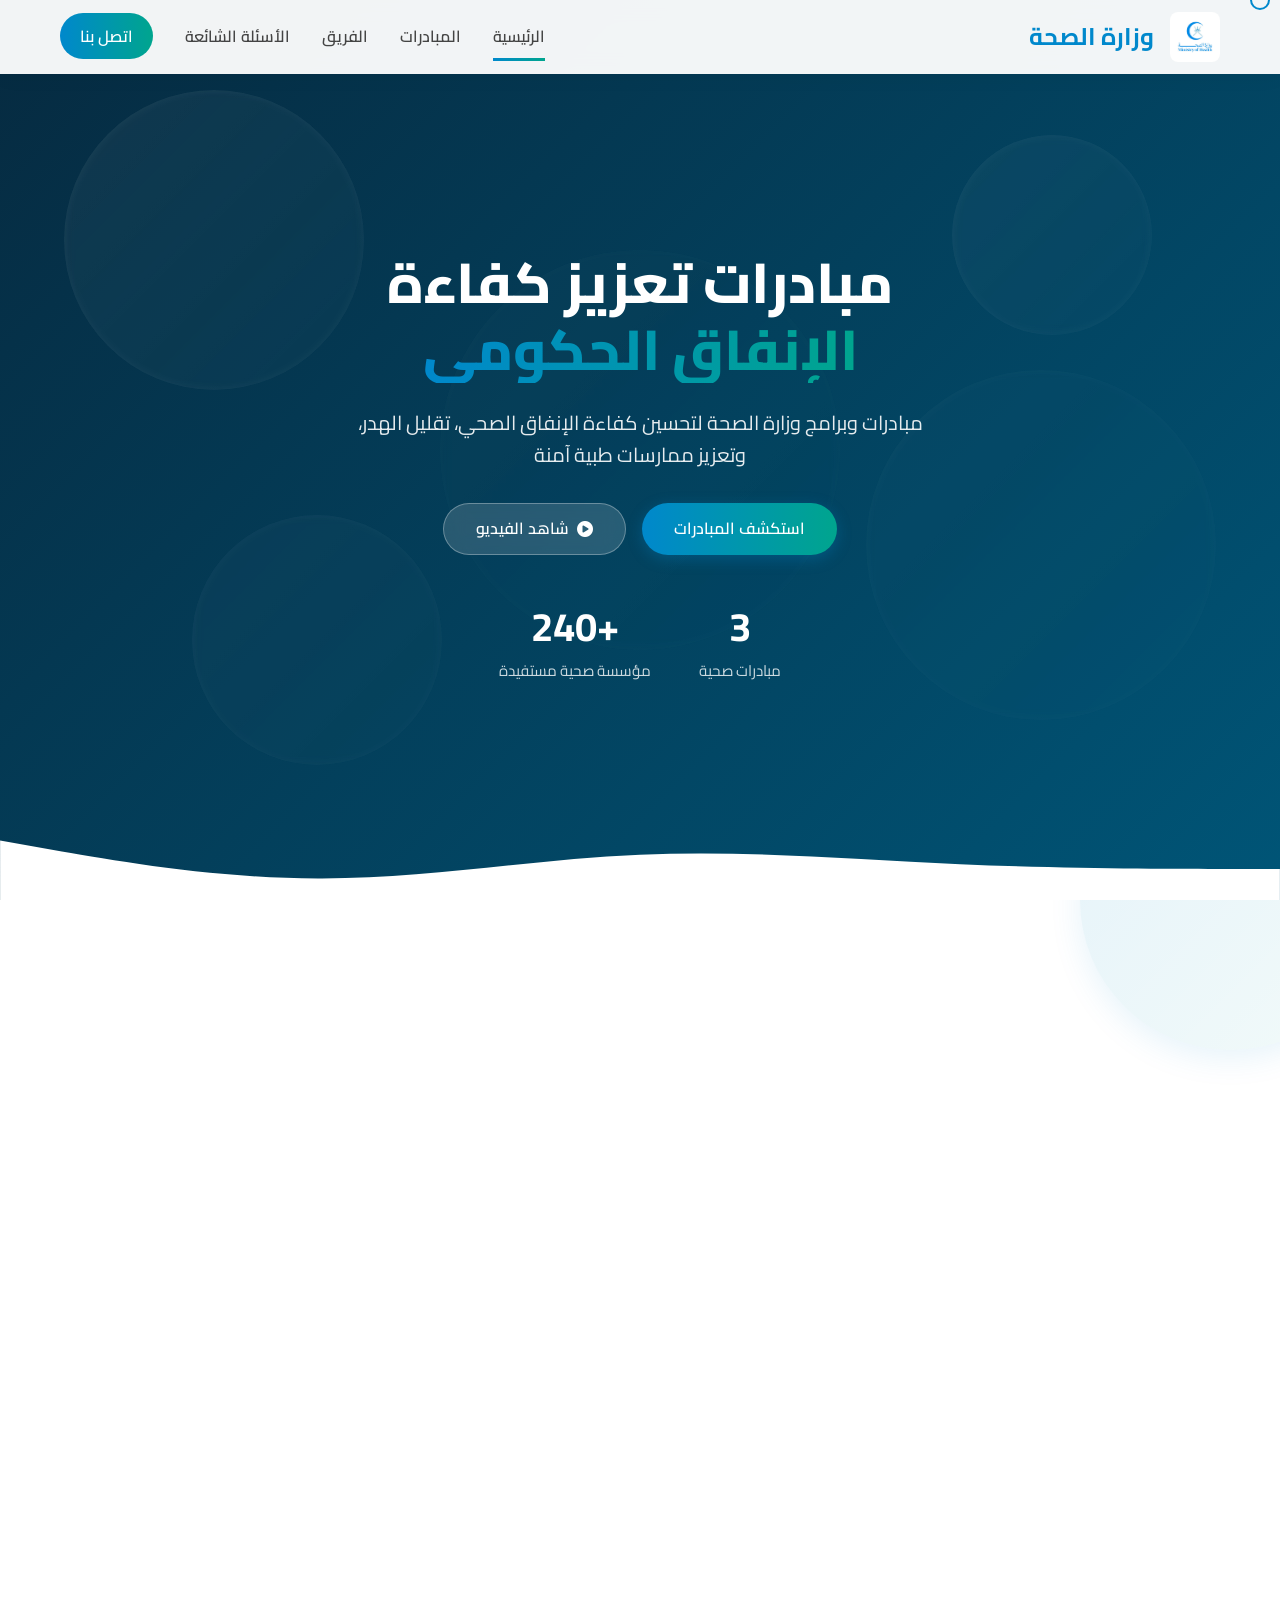
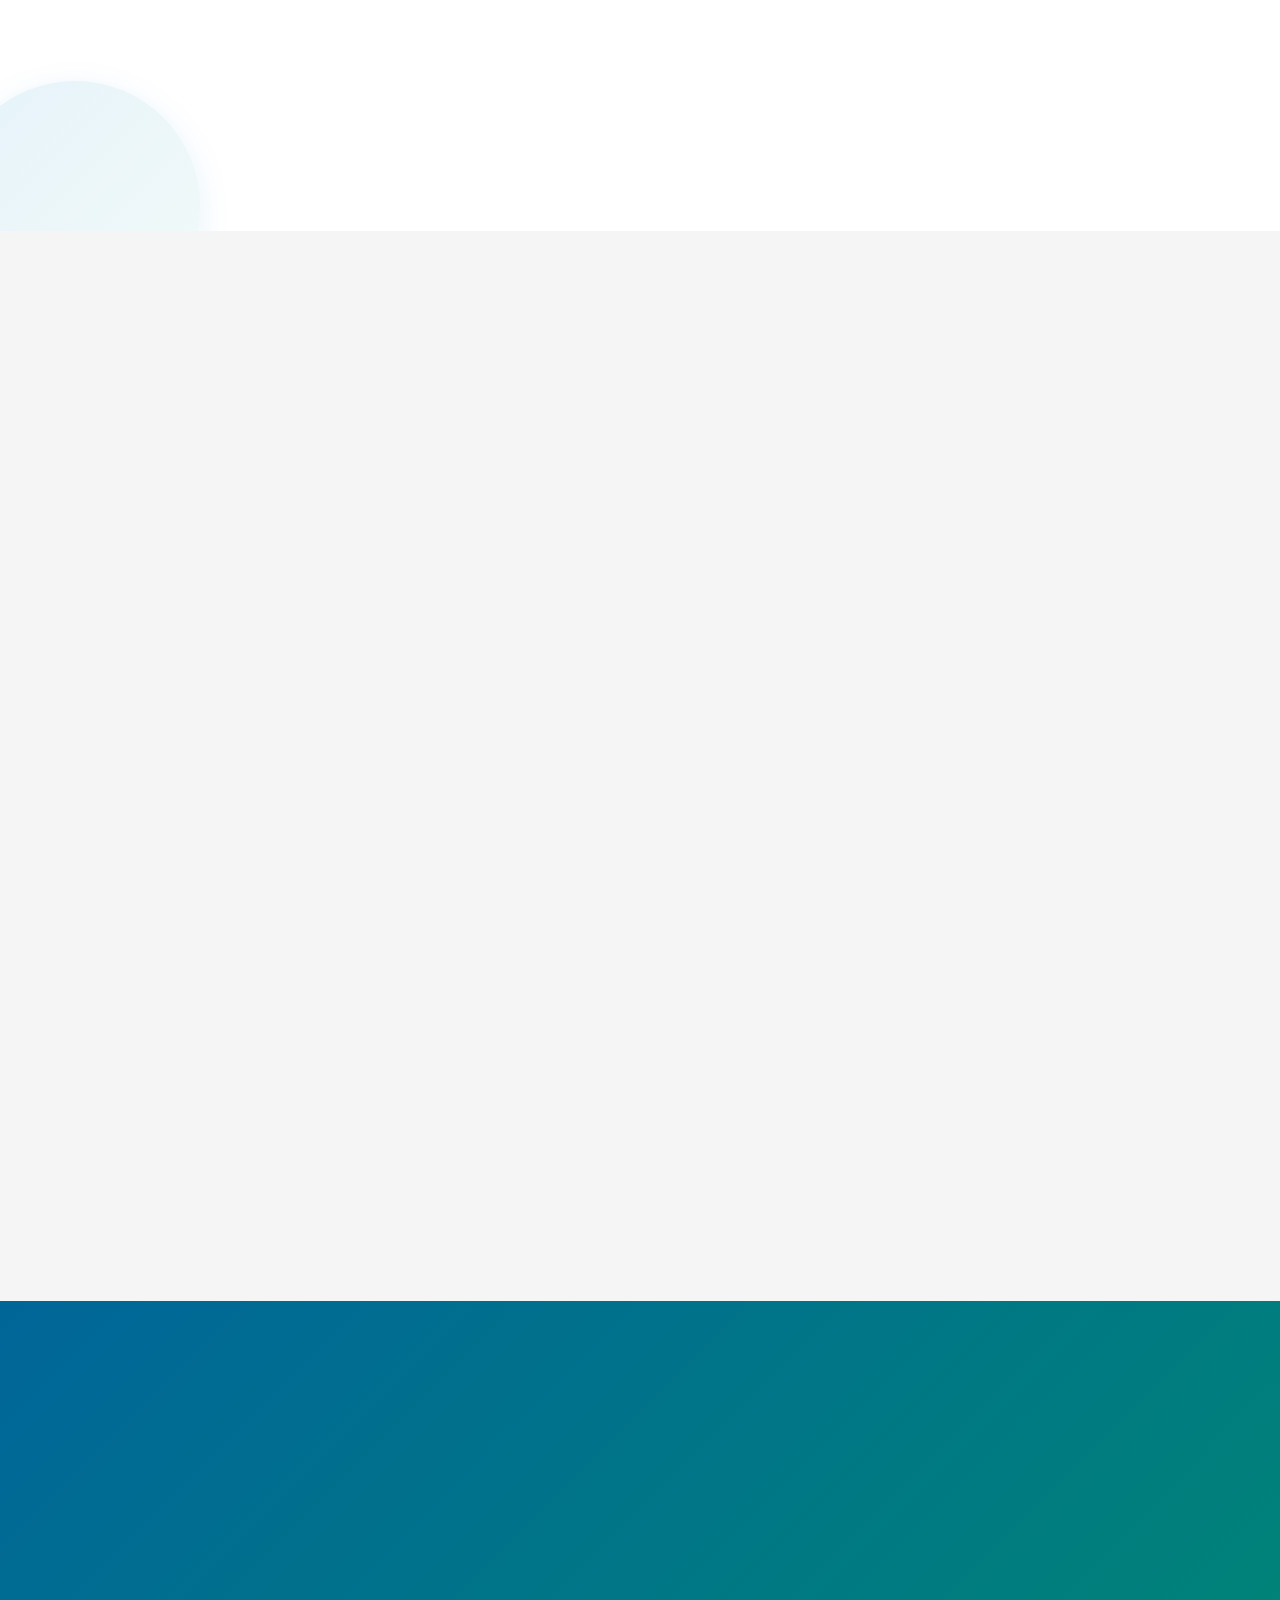
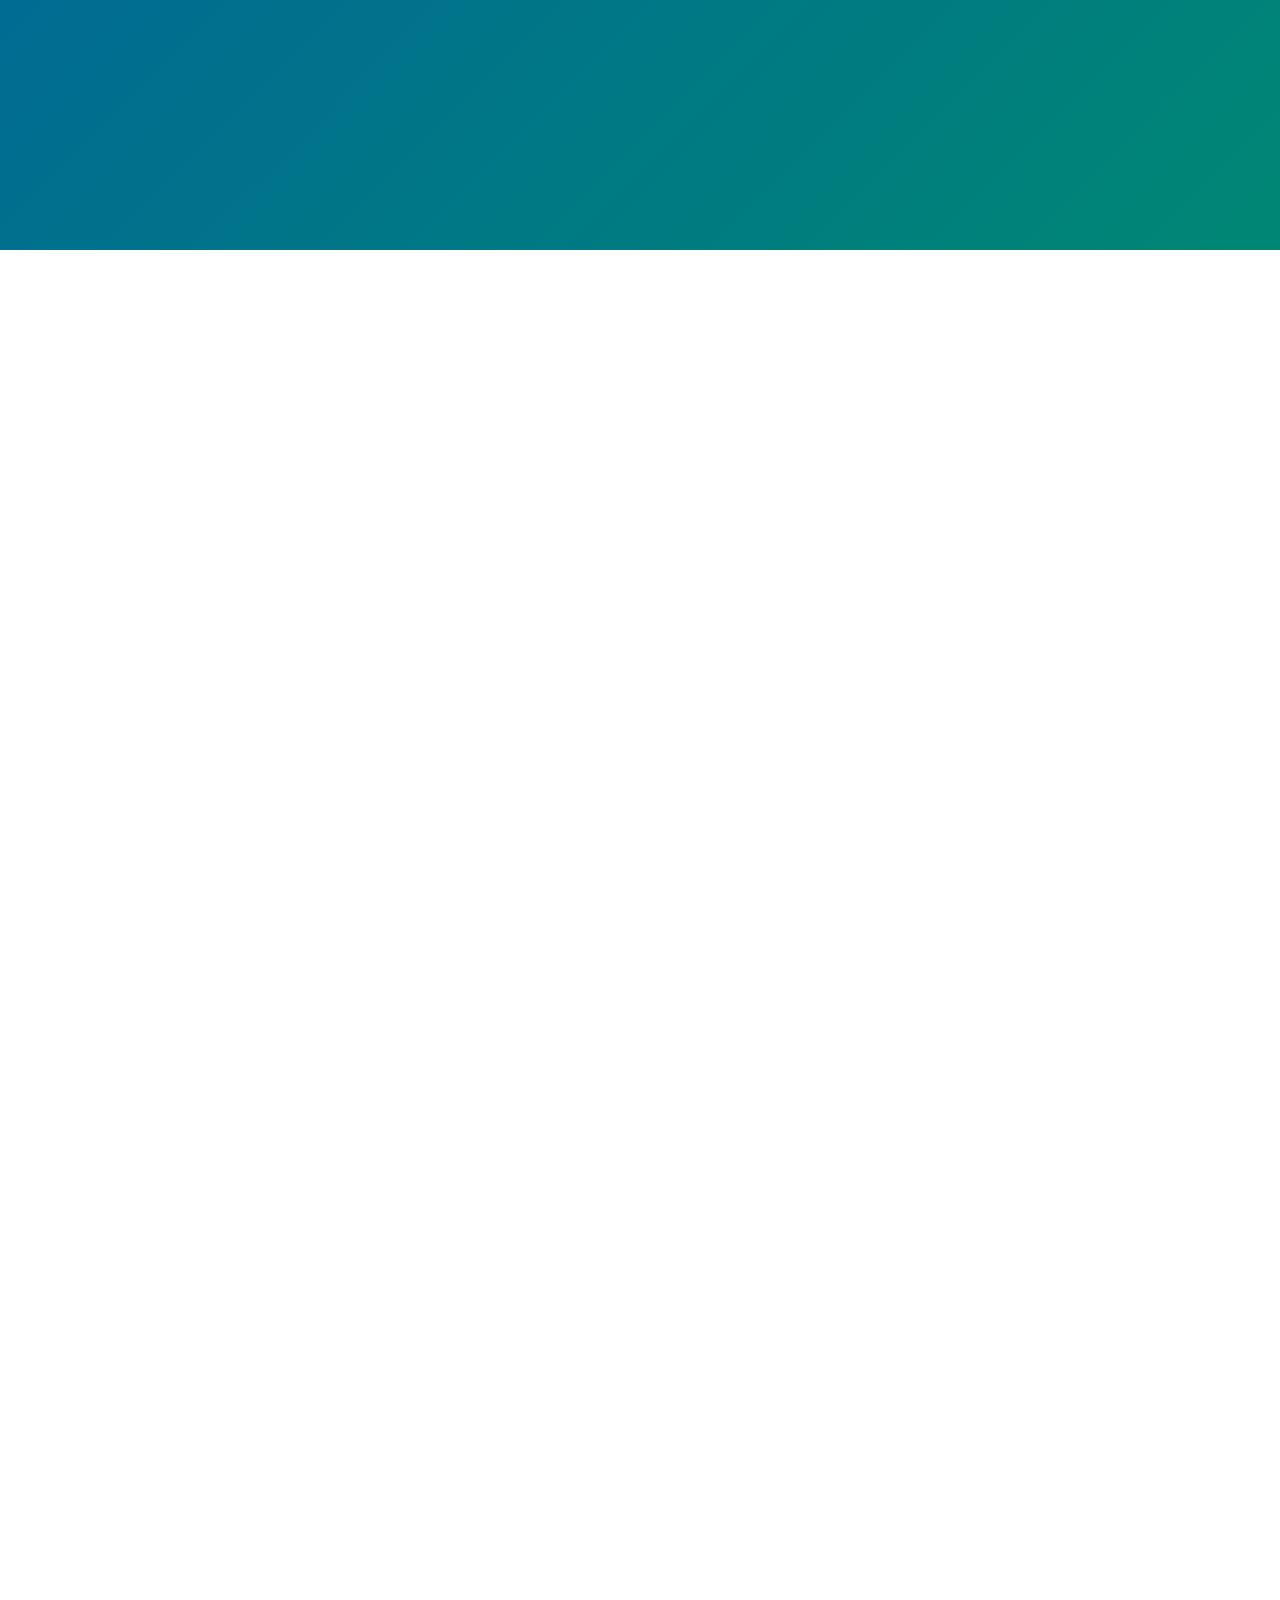
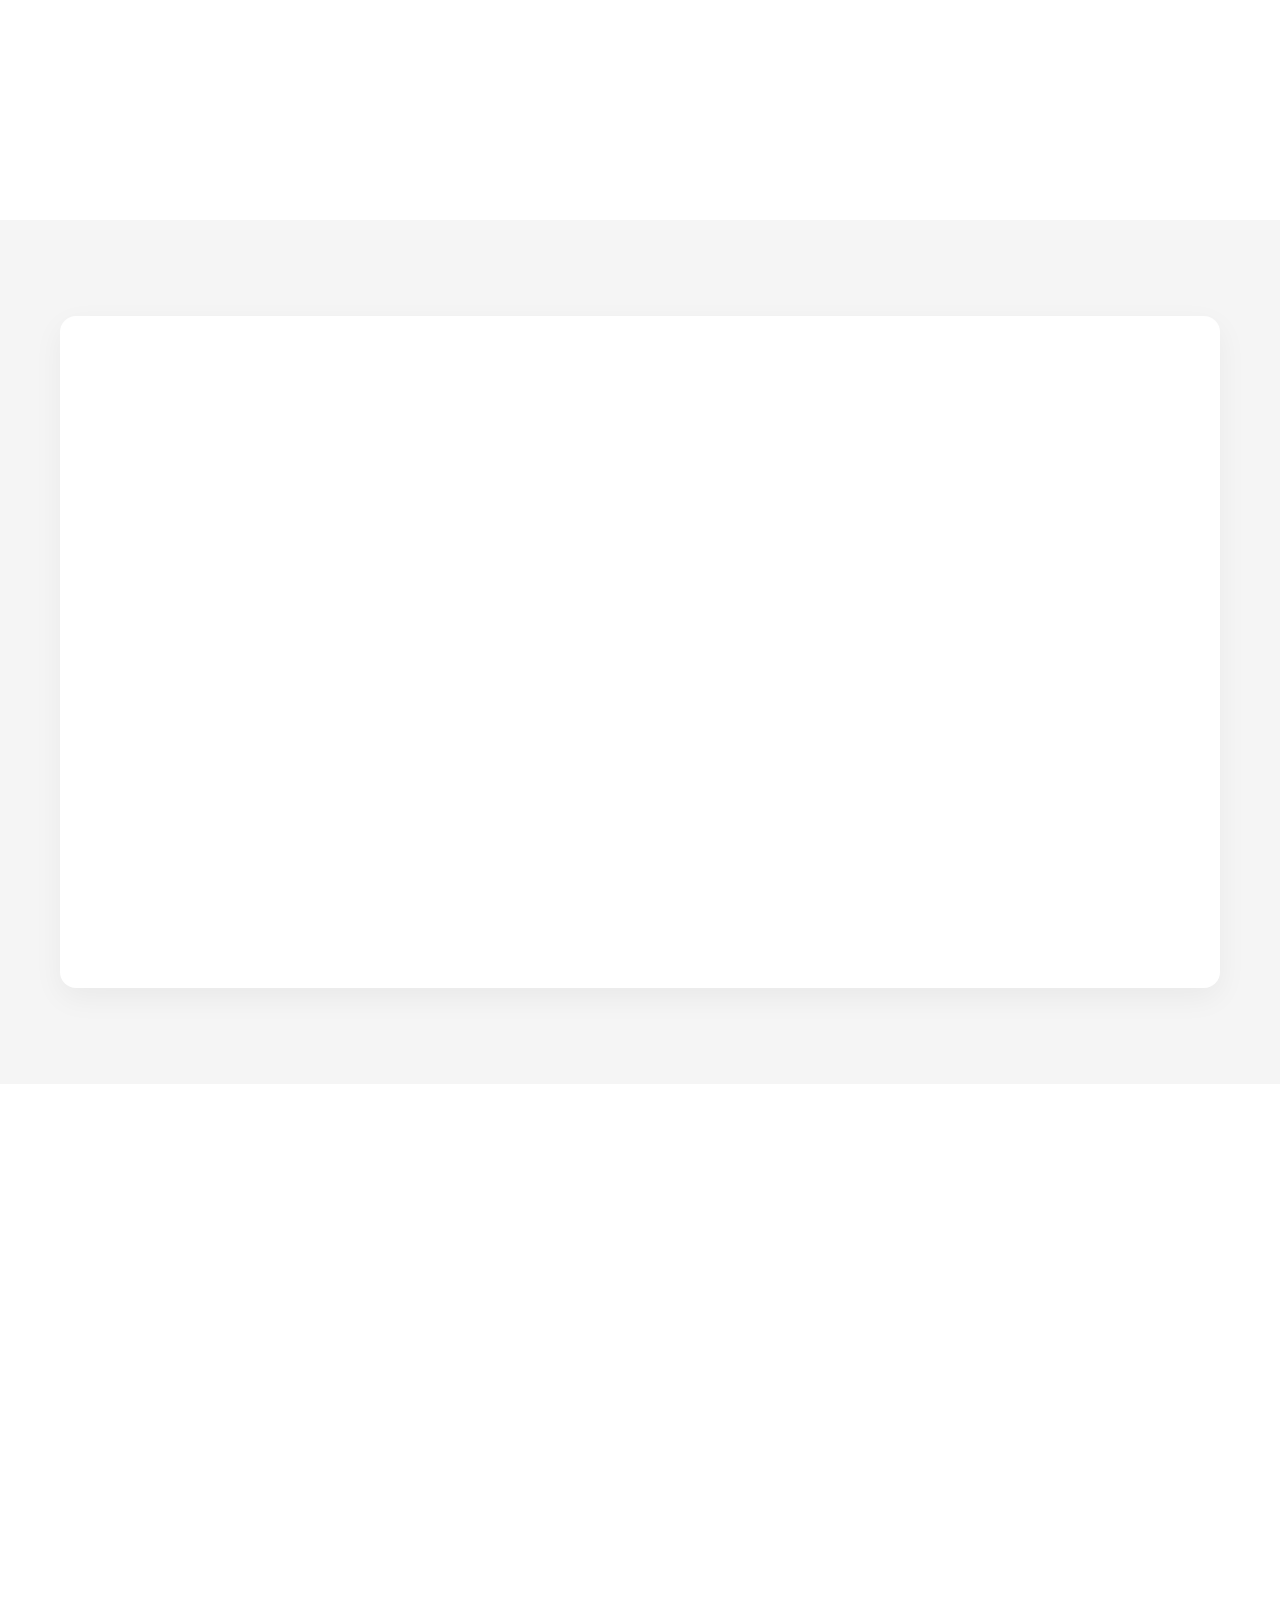
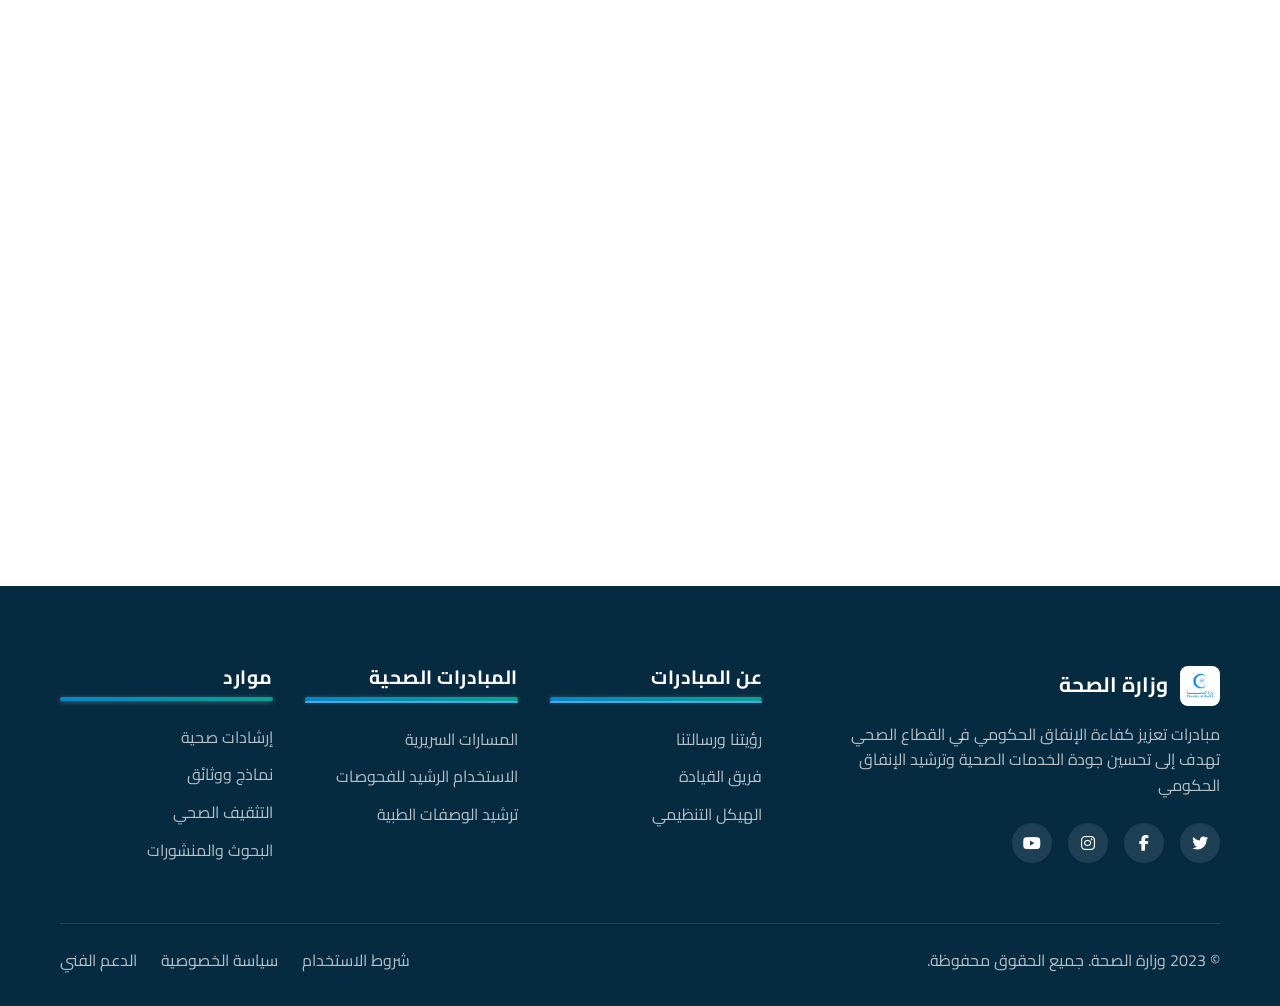
<file: index.html>
<!DOCTYPE html>
<html lang="ar" dir="rtl">
<head>
    <meta charset="UTF-8">
    <meta name="viewport" content="width=device-width, initial-scale=1.0">
    <title>وزارة الصحة</title>
    <link rel="stylesheet" href="css/styles.css">
    <link rel="stylesheet" href="https://cdnjs.cloudflare.com/ajax/libs/font-awesome/6.4.0/css/all.min.css">
    <link rel="stylesheet" href="https://fonts.googleapis.com/css2?family=Cairo:wght@300;400;500;600;700;800&display=swap">
    <link rel="stylesheet" href="https://unpkg.com/aos@2.3.1/dist/aos.css">
    <link rel="icon" href="thx3bzxmxv.jpg" type="image/jpeg">
</head>
<body>
    <!-- Loader Animation -->
    <div class="loader">
        <div class="loader-icon">
            <div class="pulse"></div>
            <div class="medical-icon">
                <i class="fas fa-heartbeat"></i>
            </div>
        </div>
        <p>جاري التحميل</p>
    </div>

    <!-- Custom Cursor -->
    <div class="custom-cursor"></div>

    <header>
        <div class="container">
            <div class="header-content">
                <div class="logo">
                    <img src="mhih7rqr58.jpg" alt="وزارة الصحة">
                    <h1>وزارة الصحة</h1>
                </div>
                <nav>
                    <div class="menu-toggle">
                        <i class="fas fa-bars"></i>
                    </div>
                    <ul class="nav-links">
                        <li><a href="#" class="active">الرئيسية</a></li>
                        <li><a href="#initiatives">المبادرات</a></li>
                        <li><a href="#team">الفريق</a></li>
                        <li><a href="#faq">الأسئلة الشائعة</a></li>
                        <li><a href="#contact" class="nav-cta">اتصل بنا</a></li>
                    </ul>
                </nav>
            </div>
        </div>
    </header>

    <section class="hero">
        <div class="hero-shapes">
            <div class="shape shape-1"></div>
            <div class="shape shape-2"></div>
            <div class="shape shape-3"></div>
            <div class="shape shape-4"></div>
            <div class="shape shape-5"></div>
        </div>
        <div class="container">
            <div class="hero-content" data-aos="fade-up" data-aos-duration="1000">
                <h2>مبادرات تعزيز كفاءة<br /><span class="gradient-text">الإنفاق الحكومي</span></h2>
                <p>مبادرات وبرامج وزارة الصحة لتحسين كفاءة الإنفاق الصحي، تقليل الهدر، وتعزيز ممارسات طبية آمنة</p>
                <div class="hero-cta">
                    <a href="#initiatives" class="btn btn-primary">استكشف المبادرات</a>
                    <a href="https://youtu.be/6-JI_PGFlaM?si=WJg-x1FLFpozRVW0" target="_blank" class="btn btn-secondary"><i class="fas fa-play-circle"></i> شاهد الفيديو</a>
                </div>
                <div class="hero-stats">
                    <div class="hero-stat">
                        <span class="stat-number">3</span>
                        <span class="stat-label">مبادرات صحية</span>
                    </div>
                    <div class="hero-stat">
                        <span class="stat-number">+240</span>
                        <span class="stat-label">مؤسسة صحية مستفيدة</span>
                    </div>
                </div>
            </div>
        </div>
        <div class="wave-divider">
            <svg xmlns="http://www.w3.org/2000/svg" viewBox="0 0 1440 100">
                <path fill="#ffffff" d="M0,32L60,42.7C120,53,240,75,360,74.7C480,75,600,53,720,48C840,43,960,53,1080,58.7C1200,64,1320,64,1380,64L1440,64L1440,100L1380,100C1320,100,1200,100,1080,100C960,100,840,100,720,100C600,100,480,100,360,100C240,100,120,100,60,100L0,100Z"></path>
            </svg>
        </div>
    </section>

    <section id="initiatives" class="initiatives">
        <div class="section-shapes">
            <div class="floating-shape fs-1"></div>
            <div class="floating-shape fs-2"></div>
        </div>
        <div class="container">
            <div class="section-header" data-aos="fade-up">
                <span class="section-subtitle">برامج الرعاية الصحية</span>
                <h2 class="section-title">مبادراتنا الصحية</h2>
                <p class="section-description">برامج شاملة مصممة لتحسين جودة الرعاية الصحية وكفاءة الإنفاق الحكومي</p>
            </div>
            <div class="initiatives-grid">
                <div class="initiative-card" data-aos="fade-up" data-aos-delay="100">
                    <div class="card-ribbon">01</div>
                    <div class="card-icon">
                        <div class="icon-bg">
                            <i class="fas fa-procedures"></i>
                        </div>
                    </div>
                    <a href="initiative-clinical-pathways.html">
                        <img src="uljp1cqmvm.jpg" alt="مسارات سريرية">
                    </a>
                    <div class="initiative-content">
                        <h3><a href="initiative-clinical-pathways.html" style="color: inherit; text-decoration: none;">مبادرة تقوية المسارات السريرية</a></h3>
                        <p>تحسين رعاية المرضى من خلال تنفيذ مسارات سريرية متكاملة وفعالة.</p>
                        <a href="initiative-clinical-pathways.html" class="card-link">المزيد <i class="fas fa-long-arrow-alt-left"></i></a>
                    </div>
                </div>
                <div class="initiative-card featured-card" data-aos="fade-up" data-aos-delay="200">
                    <div class="card-ribbon">02</div>
                    <div class="card-icon">
                        <div class="icon-bg">
                            <i class="fas fa-microscope"></i>
                        </div>
                    </div>
                    <a href="initiative-medical-tests.html">
                        <img src="uaxucryde8.jpg" alt="فحوصات طبية">
                    </a>
                    <div class="initiative-content">
                        <h3><a href="initiative-medical-tests.html" style="color: inherit; text-decoration: none;">مبادرة ضمان الاستخدام الرشيد للفحوصات الطبية</a></h3>
                        <p>تعزيز جودة الخدمة، وتقليل الهدر المالي، وتجنب الإجراءات الطبية غير الضرورية.</p>
                        <a href="initiative-medical-tests.html" class="card-link">المزيد <i class="fas fa-long-arrow-alt-left"></i></a>
                    </div>
                </div>
                <div class="initiative-card" data-aos="fade-up" data-aos-delay="300">
                    <div class="card-ribbon">03</div>
                    <div class="card-icon">
                        <div class="icon-bg">
                            <i class="fas fa-pills"></i>
                        </div>
                    </div>
                    <a href="initiative-prescriptions.html">
                        <img src="ndzqjd9v1l.jpg" alt="وصفات طبية">
                    </a>
                    <div class="initiative-content">
                        <h3><a href="initiative-prescriptions.html" style="color: inherit; text-decoration: none;">مبادرة التقليل من الإفراط في الوصفات الطبية</a></h3>
                        <p>تعزيز الاستخدام الرشيد للأدوية وممارسات صيدلانية آمنة لرعاية صحية أفضل.</p>
                        <a href="initiative-prescriptions.html" class="card-link">المزيد <i class="fas fa-long-arrow-alt-left"></i></a>
                    </div>
                </div>
            </div>
            <div class="initiatives-cta" data-aos="fade-up">
                <a href="#initiatives" class="btn btn-outline">عرض جميع المبادرات</a>
            </div>
        </div>
    </section>

    <section class="about-section">
        <div class="container">
            <div class="about-grid">
                <div class="about-content" data-aos="fade-right">
                    <span class="section-subtitle">عن المبادرات</span>
                    <h2 class="section-title">تحسين كفاءة الإنفاق وجودة الخدمات الصحية</h2>
                    <p>تهدف مبادرات تعزيز كفاءة الإنفاق الحكومي إلى تحسين الرعاية الصحية مع الاستخدام الأمثل للموارد المتاحة.</p>
                    
                    <div class="about-features">
                        <div class="feature">
                            <div class="feature-icon">
                                <i class="fas fa-check-circle"></i>
                            </div>
                            <div class="feature-text">
                                <h4>تطوير المسارات السريرية</h4>
                                <p>تحسين رعاية المرضى وتوحيد الإجراءات الطبية</p>
                            </div>
                        </div>
                        <div class="feature">
                            <div class="feature-icon">
                                <i class="fas fa-check-circle"></i>
                            </div>
                            <div class="feature-text">
                                <h4>ترشيد استخدام الموارد</h4>
                                <p>تقليل الهدر وتحسين استخدام الموارد المتاحة</p>
                            </div>
                        </div>
                        <div class="feature">
                            <div class="feature-icon">
                                <i class="fas fa-check-circle"></i>
                            </div>
                            <div class="feature-text">
                                <h4>تعزيز جودة الرعاية</h4>
                                <p>تحسين جودة الخدمات المقدمة للمرضى</p>
                            </div>
                        </div>
                    </div>
                    
                    <a href="faq.html" class="btn btn-primary">تعرف على المزيد</a>
                </div>
                <div class="about-image" data-aos="fade-left">
                    <img src="mkstbfu7iy.jpg" alt="عن المبادرات">
                    <div class="about-pattern"></div>
                </div>
            </div>
        </div>
    </section>

    <section id="stats" class="stats">
        <div class="stats-bg"></div>
        <div class="container">
            <div class="stats-header" data-aos="fade-up">
                <span class="section-subtitle light">إنجازاتنا</span>
                <h2 class="section-title light">أرقام وإحصائيات</h2>
            </div>
            <div class="stats-grid">
                <div class="stat-card" data-aos="zoom-in" data-aos-delay="100">
                    <div class="stat-icon">
                        <i class="fas fa-flag"></i>
                    </div>
                    <div class="stat-content">
                        <h3 class="stat-value" data-target="3" data-symbol="">0</h3>
                        <p class="stat-description">مبادرات صحية</p>
                    </div>
                </div>
                <div class="stat-card" data-aos="zoom-in" data-aos-delay="200"> 
                    <div class="stat-icon">
                        <i class="fas fa-hospital"></i>
                    </div>
                    <div class="stat-content">
                        <h3 class="stat-value" data-target="240" data-symbol="+">0</h3>
                        <p class="stat-description">مؤسسة صحية مستفيدة</p>
                    </div>
                </div>
                <div class="stat-card" data-aos="zoom-in" data-aos-delay="300">
                    <div class="stat-icon">
                        <i class="fas fa-chart-line"></i>
                    </div>
                    <div class="stat-content">
                        <h3 class="stat-value" data-target="15" data-symbol="%">0</h3>
                        <p class="stat-description">تحسن في كفاءة الإنفاق</p>
                    </div>
                </div>
                <div class="stat-card" data-aos="zoom-in" data-aos-delay="400">
                    <div class="stat-icon">
                        <i class="fas fa-tasks"></i>
                    </div>
                    <div class="stat-content">
                        <h3 class="stat-value" data-target="10" data-symbol="%">0</h3>
                        <p class="stat-description">انخفاض في الهدر الطبي</p>
                    </div>
                </div>
            </div>
        </div>
    </section>

    <section id="team" class="team">
        <div class="container">
            <div class="section-header" data-aos="fade-up">
                <span class="section-subtitle">خبراء متخصصون</span>
                <h2 class="section-title">فريق العمل</h2>
                <p class="section-description">فريقنا المتخصص الذي يعمل على تطوير وتنفيذ مبادرات تعزيز كفاءة الإنفاق الحكومي</p>
            </div>
            <style>
                .team-layout {
                    display: flex;
                    flex-direction: column;
                    align-items: center;
                    margin-bottom: 40px;
                }
                .team-leader {
                    max-width: 500px;
                    margin-bottom: 50px;
                }
                .team-leader .team-member {
                    margin: 0 auto;
                }
                .team-subordinates {
                    display: grid;
                    grid-template-columns: repeat(3, 1fr);
                    gap: 2rem;
                    width: 100%;
                }
                @media screen and (max-width: 992px) {
                    .team-subordinates {
                        grid-template-columns: repeat(2, 1fr);
                    }
                }
                @media screen and (max-width: 768px) {
                    .team-subordinates {
                        grid-template-columns: 1fr;
                    }
                }
            </style>
            <div class="team-layout">
                <div class="team-leader">
                    <div class="team-member" data-aos="fade-up" data-aos-delay="100">
                        <div class="member-image">
                            <img src="ealpbvj7y9.png" alt="د. زهير بن صالح الصلتي">
                            <div class="member-social">
                                <a href="#"><i class="fab fa-twitter"></i></a>
                                <a href="#"><i class="fab fa-linkedin-in"></i></a>
                            </div>
                        </div>
                        <div class="member-info">
                            <h3>د. زهير بن صالح الصلتي</h3>
                            <p class="member-position">المدير العام للمبادرات</p>
                            <p class="member-bio">صيدلاني حاصل على الدكتوراة مع مرتبة الشرف في علوم أمراض القلب والشرايين من جامعة ستراثكلايد بالسلطنة المتحدة</p>
                        </div>
                    </div>
                </div>
                <div class="team-subordinates">
                    <div class="team-member" data-aos="fade-up" data-aos-delay="200">
                        <div class="member-image">
                            <img src="1foeypnlls.png" alt="د. إدريس بن عبدالله آل جمعة">
                            <div class="member-social">
                                <a href="#"><i class="fab fa-twitter"></i></a>
                                <a href="#"><i class="fab fa-linkedin-in"></i></a>
                            </div>
                        </div>
                        <div class="member-info">
                            <h3>د. إدريس بن عبدالله آل جمعة</h3>
                            <p class="member-position">مبادرة المسارات السريرية</p>
                            <p class="member-bio">إستشاري طب الأسرة، حاصل على البورد العماني، والعربي وزمالة الكلية الملكية للممارسين العامين</p>
                        </div>
                    </div>
                    <div class="team-member" data-aos="fade-up" data-aos-delay="300">
                        <div class="member-image">
                            <img src="kuqabh7sbz.png" alt="هناء بنت سالم بن سليمان الغسينية">
                            <div class="member-social">
                                <a href="#"><i class="fab fa-twitter"></i></a>
                                <a href="#"><i class="fab fa-linkedin-in"></i></a>
                            </div>
                        </div>
                        <div class="member-info">
                            <h3>هناء بنت سالم بن سليمان الغسينية</h3>
                            <p class="member-position">مبادرة التقليل من الافراط في الوصفات الطبية</p>
                            <p class="member-bio">رئيسة قسم الصيدلة والمستودعات الطبية بمستشفى النهضه حاصلة على الماجستير بدرجة إمتياز من جامعة روبرت جوردن -ابردين بالسلطنة المتحدة في الصيدلة السريرية وتطوير الخدمات</p>
                        </div>
                    </div>
                    <div class="team-member" data-aos="fade-up" data-aos-delay="400">
                        <div class="member-image">
                            <img src="aocy8itb5i.jpeg" alt="عاتكة بنت عبدالرضا بن محسن اللواتية">
                            <div class="member-social">
                                <a href="#"><i class="fab fa-twitter"></i></a>
                                <a href="#"><i class="fab fa-linkedin-in"></i></a>
                            </div>
                        </div>
                        <div class="member-info">
                            <h3>عاتكة بنت عبدالرضا بن محسن اللواتية</h3>
                            <p class="member-position">مبادرة ضمان الاستخدام الرشيد للفحوصات الطبية</p>
                            <p class="member-bio">اختصاصي أ مختبرات طبيبة، رئيسة قسم تطوير وثائق الجودة، حاصلة على البرنامج التدريبي (IWTC) حول إدارة الجودة وضمان الجودة في المختبرات الصحية – منظمة الصحة العالمية، ألمانيا والبرنامج الدولي للتدريب على نظام إدارة الجودة في المختبرات – الهند</p>
                        </div>
                    </div>
                </div>
            </div>
        </div>
    </section>

    <section id="faq" class="faq">
        <div class="container">
            <div class="faq-wrapper">
                <div class="faq-header" data-aos="fade-up">
                    <span class="section-subtitle">الاستفسارات</span>
                    <h2 class="section-title">الأسئلة الشائعة</h2>
                    <p class="section-description">إجابات عن الأسئلة الأكثر شيوعاً حول مبادرات تعزيز كفاءة الإنفاق الحكومي في قطاع الصحة</p>
                </div>
                <div class="faq-content">
                    <div class="faq-list" data-aos="fade-right">
                        <div class="faq-item">
                            <div class="faq-question">
                                <h3>ما هو الهدف من مبادرات تعزيز كفاءة الإنفاق الحكومي؟</h3>
                                <div class="toggle-icon"><i class="fas fa-plus"></i></div>
                            </div>
                            <div class="faq-answer">
                                <p>تهدف هذه المبادرات إلى تحسين كفاءة الإنفاق الصحي من خلال تعزيز الممارسات الطبية الرشيدة، تقليل الهدر في الموارد، وتحسين جودة الخدمات الصحية المقدمة للمرضى مع ترشيد التكاليف.</p>
                            </div>
                        </div>
                        <div class="faq-item">
                            <div class="faq-question">
                                <h3>كيف تساعد المسارات السريرية في تحسين الرعاية الصحية؟</h3>
                                <div class="toggle-icon"><i class="fas fa-plus"></i></div>
                            </div>
                            <div class="faq-answer">
                                <p>المسارات السريرية هي خطط رعاية منظمة ومتسلسلة تساعد الفريق الطبي على اتباع أفضل الممارسات العلاجية للحالات المختلفة، مما يؤدي إلى تحسين النتائج الصحية للمرضى وتقليل التباين في الممارسة الطبية وخفض التكاليف غير الضرورية.</p>
                            </div>
                        </div>
                        <div class="faq-item">
                            <div class="faq-question">
                                <h3>ما المقصود بالاستخدام الرشيد للفحوصات الطبية؟</h3>
                                <div class="toggle-icon"><i class="fas fa-plus"></i></div>
                            </div>
                            <div class="faq-answer">
                                <p>الاستخدام الرشيد للفحوصات الطبية يعني إجراء الفحوصات الضرورية فقط التي لها مؤشرات طبية واضحة وتجنب الفحوصات غير الضرورية التي قد لا توفر قيمة تشخيصية أو علاجية للمريض، مما يقلل من التكاليف والمخاطر المحتملة.</p>
                            </div>
                        </div>
                        <div class="faq-item">
                            <div class="faq-question">
                                <h3>كيف يمكن للمستشفيات والمراكز الصحية المشاركة في هذه المبادرات؟</h3>
                                <div class="toggle-icon"><i class="fas fa-plus"></i></div>
                            </div>
                            <div class="faq-answer">
                                <p>يمكن للمستشفيات والمراكز الصحية المشاركة من خلال التواصل مع وزارة الصحة والتسجيل في البرامج التدريبية الخاصة بالمبادرات، وتطبيق المعايير والإرشادات المقدمة، والمشاركة في قياس المؤشرات وتقييم النتائج.</p>
                            </div>
                        </div>
                    </div>
                    <div class="faq-image" data-aos="fade-left">
                        <img src="i9m3o4ccu5.png" alt="أسئلة شائعة">
                    </div>
                </div>
            </div>
        </div>
    </section>

    <section id="contact" class="contact">
        <div class="contact-pattern"></div>
        <div class="container">
            <div class="section-header" data-aos="fade-up">
                <span class="section-subtitle">تواصل معنا</span>
                <h2 class="section-title">اتصل بنا</h2>
                <p class="section-description">للاستفسارات والمعلومات حول مبادرات تعزيز كفاءة الإنفاق الحكومي، يرجى التواصل معنا</p>
            </div>
            <div class="contact-wrapper">
                <div class="contact-info" data-aos="fade-right">
                    <div class="contact-card">
                        <div class="contact-card-inner">
                            <div class="contact-icon">
                                <i class="fas fa-envelope"></i>
                            </div>
                            <h3>البريد الإلكتروني</h3>
                            <p>initiatives@moh.gov.om</p>
                            <a href="mailto:initiatives@moh.gov.om" class="contact-link">أرسل إيميل</a>
                        </div>
                    </div>
                    <div class="contact-card">
                        <div class="contact-card-inner">
                            <div class="contact-icon">
                                <i class="fas fa-phone-alt"></i>
                            </div>
                            <h3>الهاتف</h3>
                            <p>24441999</p>
                            <a href="tel:24441999" class="contact-link">اتصل بنا</a>
                        </div>
                    </div>
                    <div class="contact-card">
                        <div class="contact-card-inner">
                            <div class="contact-icon">
                                <i class="fas fa-map-marker-alt"></i>
                            </div>
                            <h3>العنوان</h3>
                            <p>وزارة الصحة، الخوير، شارع الوزارات، مسقط</p>
                            <a href="https://maps.app.goo.gl/J1aCJNbEgYguwUUr7" target="_blank" class="contact-link">عرض الخريطة</a>
                        </div>
                    </div>
                </div>
                <div class="contact-form-container" data-aos="fade-left">
                    <form class="contact-form">
                        <div class="form-header">
                            <h3>أرسل رسالة</h3>
                        </div>
                        <div class="form-group">
                            <label for="name">الاسم الكامل</label>
                            <input type="text" id="name" placeholder="اكتب اسمك هنا">
                        </div>
                        <div class="form-group">
                            <label for="email">البريد الإلكتروني</label>
                            <input type="email" id="email" placeholder="اكتب بريدك الإلكتروني هنا">
                        </div>
                        <div class="form-group">
                            <label for="message">الرسالة</label>
                            <textarea id="message" placeholder="اكتب رسالتك هنا" rows="4"></textarea>
                        </div>
                        <button type="submit" class="btn btn-primary">إرسال الرسالة</button>
                    </form>
                </div>
            </div>
        </div>
    </section>

    <footer>

        <div class="footer-content">
            <div class="container">
                <div class="footer-grid">
                    <div class="footer-about">
                        <div class="footer-logo">
                            <img src="mhih7rqr58.jpg" alt="وزارة الصحة">
                            <h3>وزارة الصحة</h3>
                        </div>
                        <p>مبادرات تعزيز كفاءة الإنفاق الحكومي في القطاع الصحي تهدف إلى تحسين جودة الخدمات الصحية وترشيد الإنفاق الحكومي</p>
                        <div class="social-media">
                            <a href="#"><i class="fab fa-twitter"></i></a>
                            <a href="#"><i class="fab fa-facebook-f"></i></a>
                            <a href="#"><i class="fab fa-instagram"></i></a>
                            <a href="#"><i class="fab fa-youtube"></i></a>
                        </div>
                    </div>
                    <div class="footer-links">
                        <h3 style="border-bottom: 2px solid #3498db;">عن المبادرات</h3>
                        <ul>
                            <li><a href="faq.html">رؤيتنا ورسالتنا</a></li>
                            <li><a href="index.html#team">فريق القيادة</a></li>
                            <li><a href="faq.html">الهيكل التنظيمي</a></li>
                        </ul>
                    </div>
                    <div class="footer-links">
                        <h3 style="border-bottom: 2px solid #3498db;">المبادرات الصحية</h3>
                        <ul>
                            <li><a href="initiative-clinical-pathways.html">المسارات السريرية</a></li>
                            <li><a href="initiative-medical-tests.html">الاستخدام الرشيد للفحوصات</a></li>
                            <li><a href="initiative-prescriptions.html">ترشيد الوصفات الطبية</a></li>
                        </ul>
                    </div>
                    <div class="footer-links">
                        <h3>موارد</h3>
                        <ul>
                            <li><a href="faq.html">إرشادات صحية</a></li>
                            <li><a href="faq.html">نماذج ووثائق</a></li>
                            <li><a href="faq.html">التثقيف الصحي</a></li>
                            <li><a href="faq.html">البحوث والمنشورات</a></li>
                        </ul>
                    </div>
                </div>
                <div class="footer-bottom">
                    <p>&copy; 2023 وزارة الصحة. جميع الحقوق محفوظة.</p>
                    <ul class="footer-bottom-links">
                        <li><a href="#">شروط الاستخدام</a></li>
                        <li><a href="#">سياسة الخصوصية</a></li>
                        <li><a href="#">الدعم الفني</a></li>
                    </ul>
                </div>
            </div>
        </div>
    </footer>

    <!-- Back to top button -->
    <div class="back-to-top">
        <i class="fas fa-chevron-up"></i>
    </div>

    <script src="https://unpkg.com/aos@2.3.1/dist/aos.js"></script>
    <script src="js/main.js"></script>
</body>
</html>
</file>
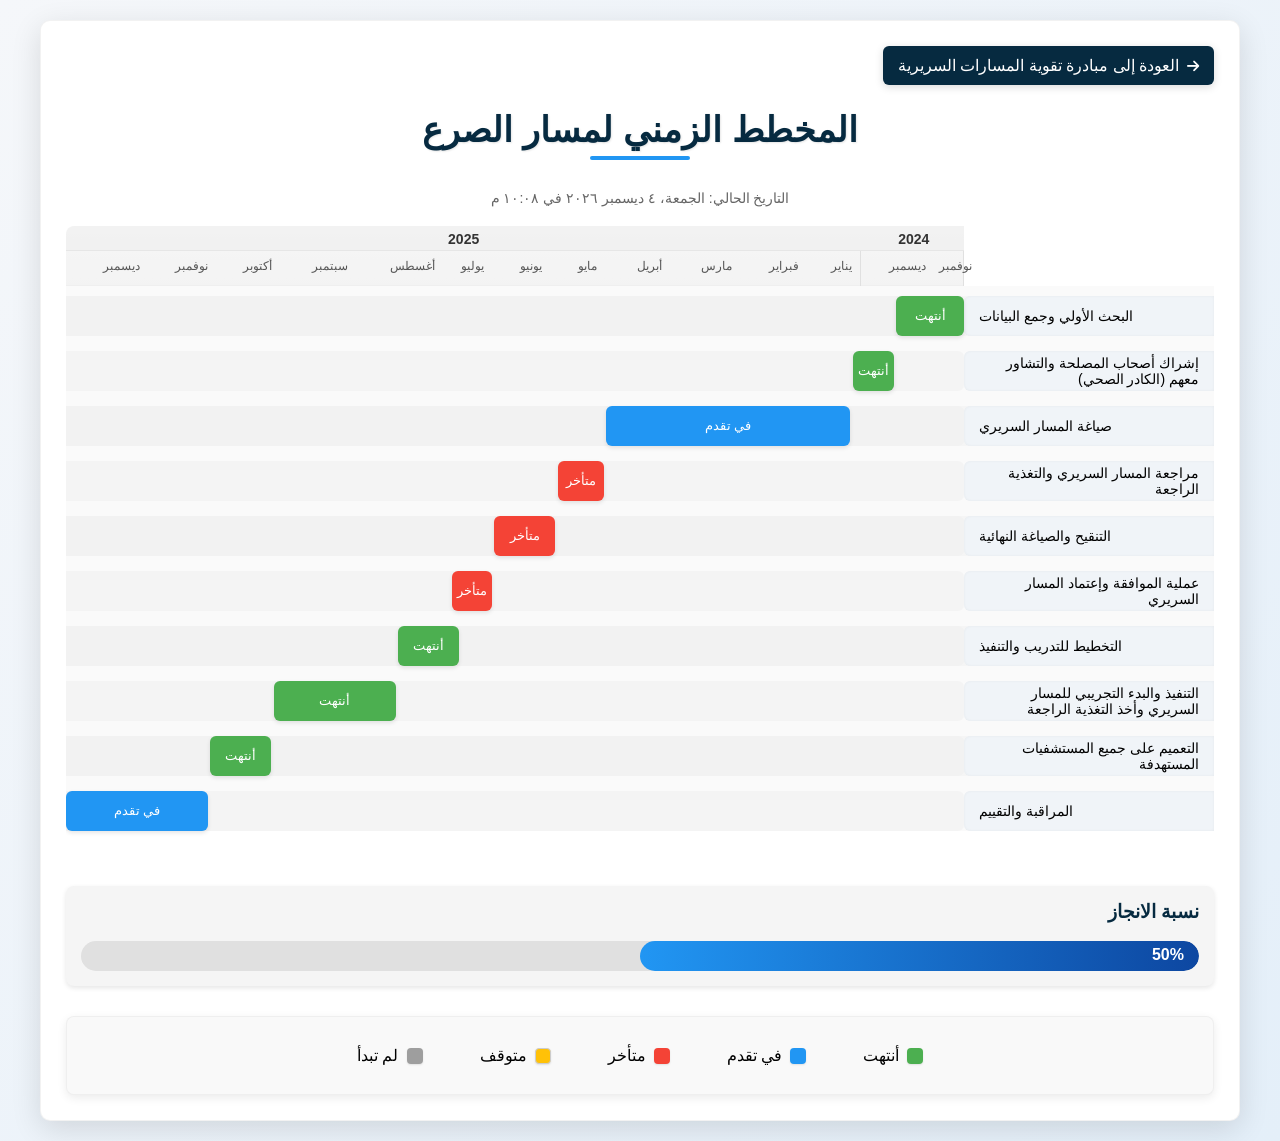
<file: epilepsy-timeline.html>
<!DOCTYPE html>
<html lang="ar" dir="rtl">
<head>
    <meta charset="UTF-8">
    <meta name="viewport" content="width=device-width, initial-scale=1.0">
    <title>المخطط الزمني لمسار الصرع</title>
    <link rel="stylesheet" href="https://cdnjs.cloudflare.com/ajax/libs/font-awesome/6.4.0/css/all.min.css">
    <style>
        * {
            box-sizing: border-box;
            font-family: 'Segoe UI', Tahoma, Geneva, Verdana, sans-serif;
        }
        body {
            margin: 0;
            padding: 20px;
            background-color: #f5f7fa;
            background-image: linear-gradient(135deg, #f5f7fa 0%, #e4eff9 100%);
            min-height: 100vh;
        }
        .container {
            max-width: 1200px;
            margin: 0 auto;
            background-color: white;
            border-radius: 10px;
            box-shadow: 0 8px 30px rgba(0, 0, 0, 0.12);
            padding: 25px;
            border: 1px solid rgba(0, 0, 0, 0.05);
        }
        .header-buttons {
            margin-bottom: 20px;
            display: flex;
            justify-content: flex-start;
        }
        .back-button {
            display: inline-flex;
            align-items: center;
            background-color: #062A40;
            color: white;
            padding: 10px 15px;
            border-radius: 6px;
            text-decoration: none;
            font-weight: 500;
            transition: all 0.3s ease;
            box-shadow: 0 2px 8px rgba(0, 0, 0, 0.15);
        }
        .back-button:hover {
            background-color: #0a3d5c;
            transform: translateY(-2px);
            box-shadow: 0 4px 12px rgba(0, 0, 0, 0.2);
        }
        .back-button i {
            margin-left: 8px;
            font-size: 14px;
        }
        h1 {
            text-align: center;
            color: #062A40;
            margin-bottom: 30px;
            text-shadow: 1px 1px 2px rgba(0,0,0,0.1);
            font-size: 2.2rem;
            padding-bottom: 10px;
            position: relative;
        }
        h1:after {
            content: '';
            position: absolute;
            width: 100px;
            height: 4px;
            background-color: #2196F3;
            bottom: 0;
            left: 50%;
            transform: translateX(-50%);
            border-radius: 2px;
        }
        .timeline-container {
            position: relative;
            padding-top: 60px; /* Increased to accommodate year labels */
            margin-bottom: 40px;
            border-radius: 8px;
            overflow: hidden;
        }
        .timeline-header {
            position: absolute;
            top: 0;
            right: 250px;
            left: 0;
            height: 60px;
            background: linear-gradient(to bottom, #f9f9f9, #f0f0f0);
            border-bottom: 1px solid #e0e0e0;
            border-radius: 8px 0 0 0;
            z-index: 2;
        }
        .year-labels {
            position: absolute;
            top: 0;
            right: 0;
            left: 0;
            height: 25px;
            display: flex;
            justify-content: space-between;
            background-color: rgba(240, 240, 240, 0.7);
            border-bottom: 1px solid #e6e6e6;
            padding-top: 5px;
        }
        .year-label {
            font-weight: bold;
            color: #333;
            font-size: 14px;
        }
        .month-markers {
            position: absolute;
            top: 25px; /* Position below year labels */
            right: 0;
            left: 0;
            height: 35px;
            display: flex;
            background-color: rgba(245, 245, 245, 0.7);
        }
        .month-section {
            position: relative;
            height: 100%;
            border-right: 1px solid #e0e0e0;
        }
        .month-labels {
            position: absolute;
            top: 0;
            right: 0;
            left: 0;
            display: flex;
            justify-content: space-around;
            padding-top: 8px;
        }
        .month-label {
            font-size: 12px;
            color: #555;
            transform: translateX(50%);
        }
        .task-container {
            background-color: #fafafa;
            border-radius: 0 0 8px 8px;
            padding-top: 10px;
        }
        .task {
            display: flex;
            align-items: center;
            margin-bottom: 15px;
            position: relative;
            transition: all 0.2s ease;
        }
        .task:hover {
            background-color: #f5f5f5;
        }
        .task:nth-child(odd) {
            background-color: rgba(0, 0, 0, 0.02);
        }
        .task-name {
            width: 250px;
            padding: 10px 15px;
            font-weight: 500;
            font-size: 14px;
            text-align: right;
            background-color: #f0f4f8;
            border-radius: 6px 0 0 6px;
            box-shadow: inset 0 0 3px rgba(0, 0, 0, 0.05);
            height: 40px;
            display: flex;
            align-items: center;
            justify-content: flex-end;
        }
        .timeline-bar {
            flex-grow: 1;
            position: relative;
            height: 40px;
            background-color: rgba(240, 240, 240, 0.5);
            border-radius: 0 6px 6px 0;
        }
        .task-bar {
            position: absolute;
            height: 100%;
            border-radius: 6px;
            display: flex;
            align-items: center;
            justify-content: center;
            color: white;
            font-size: 13px;
            cursor: pointer;
            transition: all 0.3s ease;
            min-width: 40px;
            box-shadow: 0 2px 4px rgba(0, 0, 0, 0.1);
        }
        .task-bar:hover {
            opacity: 0.9;
            transform: translateY(-2px);
            box-shadow: 0 4px 8px rgba(0, 0, 0, 0.15);
        }
        .tooltip {
            position: absolute;
            background-color: #333;
            color: white;
            padding: 12px;
            border-radius: 6px;
            font-size: 12px;
            z-index: 100;
            width: 280px;
            box-shadow: 0 4px 12px rgba(0, 0, 0, 0.2);
            pointer-events: none;
            opacity: 0;
            transition: opacity 0.3s;
            text-align: right;
        }
        .tooltip-visible {
            opacity: 1;
        }
        .legend {
            display: flex;
            justify-content: center;
            gap: 25px;
            margin-top: 30px;
            flex-wrap: wrap;
            background-color: #f9f9f9;
            padding: 20px;
            border-radius: 8px;
            box-shadow: 0 3px 10px rgba(0, 0, 0, 0.08);
            border: 1px solid rgba(0, 0, 0, 0.04);
        }
        .legend-item {
            display: flex;
            align-items: center;
            cursor: pointer;
            padding: 8px 15px;
            border-radius: 6px;
            transition: all 0.3s ease;
            border: 1px solid transparent;
        }
        .legend-item:hover {
            background-color: #f0f0f0;
            transform: translateY(-2px);
            border: 1px solid rgba(0, 0, 0, 0.05);
            box-shadow: 0 3px 8px rgba(0, 0, 0, 0.06);
        }
        .legend-color {
            width: 16px;
            height: 16px;
            border-radius: 4px;
            margin-left: 8px;
            box-shadow: 0 1px 2px rgba(0, 0, 0, 0.1);
        }
        .status-dropdown {
            position: absolute;
            background: white;
            border: 1px solid #ddd;
            border-radius: 4px;
            box-shadow: 0 2px 10px rgba(0, 0, 0, 0.1);
            z-index: 50;
            display: none;
            overflow: hidden;
        }
        .status-option {
            padding: 8px 12px;
            cursor: pointer;
            font-size: 14px;
            transition: background-color 0.2s;
        }
        .status-option:hover {
            background-color: #f5f5f5;
        }
        .current-date {
            text-align: center;
            margin-bottom: 20px;
            font-size: 14px;
            color: #666;
        }
    </style>
</head>
<body>
    <div class="container">
        <div class="header-buttons">
            <a href="initiative-clinical-pathways.html" class="back-button">
                <i class="fas fa-arrow-right"></i> العودة إلى مبادرة تقوية المسارات السريرية
            </a>
        </div>
        
        <h1>المخطط الزمني لمسار الصرع</h1>
        <div class="current-date" id="current-date"></div>

        <div class="timeline-container" id="timeline-container">
            <div class="timeline-header">
                <div class="year-labels" id="year-labels"></div>
                <div class="month-markers" id="month-markers"></div>
            </div>
            <!-- Today marker completely removed -->
            <div id="tasks-container" class="task-container"></div>
        </div>
        
        <div style="margin-top: 20px; background-color: #f5f5f5; padding: 15px; border-radius: 8px; box-shadow: 0 2px 5px rgba(0,0,0,0.1);">
            <h3 style="margin-top: 0; color: #062A40;">نسبة الانجاز</h3>
            <div style="height: 30px; background-color: #e0e0e0; border-radius: 15px; overflow: hidden; position: relative;">
                <div id="progress-bar" style="height: 100%; width: 20%; background: linear-gradient(90deg, #2196F3, #0D47A1); border-radius: 15px; transition: width 1s ease-in-out;">
                    <span id="progress-text" style="position: absolute; right: 15px; top: 5px; color: white; font-weight: bold;">20%</span>
                </div>
            </div>
        </div>

        <div class="legend" id="legend"></div>

        <div id="tooltip" class="tooltip"></div>
        <div id="status-dropdown" class="status-dropdown"></div>
    </div></invoke>

    <script>
        // Task data with dates spanning from Sep 2024 to Dec 2025
        const tasks = [
            { id: 1,
                name: "البحث الأولي وجمع البيانات", 
                startDate: "2024-11-15", 
                endDate: "2024-12-16", 
                status: "أنتهت", 
                durationWeeks: 4,
                details: "تم جمع البيانات الأولية وإجراء البحث المطلوب لتحديد نطاق المشروع"
            },
            { id: 2,
                name: "إشراك أصحاب المصلحة والتشاور معهم (الكادر الصحي)", 
                startDate: "2024-12-17", 
                endDate: "2025-01-05", 
                status: "أنتهت", 
                durationWeeks: 3,
                details: "تم عقد اجتماعات مع الكادر الصحي وأصحاب المصلحة لجمع المتطلبات والملاحظات"
            },
            { id: 3,
                name: "صياغة المسار السريري", 
                startDate: "2025-01-06", 
                endDate: "2025-04-28", 
                status: "في تقدم", 
                manualStatus: "في تقدم",
                durationWeeks: 15,
                details: "جاري صياغة المسار السريري وتحليل المتطلبات بناءً على أفضل الممارسات العالمية"
            },
            { id: 4,
                name: "مراجعة المسار السريري والتغذية الراجعة", 
                startDate: "2025-04-29", 
                endDate: "2025-05-20", 
                status: "متأخر", 
                manualStatus: "متأخر",
                durationWeeks: 3,
                details: "جاري مراجعة المسار السريري من قبل الفريق المختص وجمع الملاحظات"
            },
            { id: 5,
                name: "التنقيح والصياغة النهائية", 
                startDate: "2025-05-21", 
                endDate: "2025-06-18", 
                status: "متأخر", 
                manualStatus: "متأخر",
                durationWeeks: 4,
                details: "تنقيح المسار السريري بناءً على الملاحظات وإعداد الصياغة النهائية"
            },
            { id: 6,
                name: "عملية الموافقة وإعتماد المسار السريري", 
                startDate: "2025-06-19", 
                endDate: "2025-07-03", 
                status: "متأخر", 
                manualStatus: "متأخر",
                durationWeeks: 2,
                details: "الحصول على الموافقات اللازمة واعتماد المسار السريري من الجهات المختصة"
            },
            { id: 7,
                name: "التخطيط للتدريب والتنفيذ", 
                startDate: "2025-07-04", 
                endDate: "2025-08-1", 
                status: "متأخر", 
                durationWeeks: 4,
                details: "إعداد خطة التدريب وتحديد الموارد اللازمة للتنفيذ"
            },
            { id: 8,
                name: "التنفيذ والبدء التجريبي للمسار السريري وأخذ التغذية الراجعة", 
                startDate: "2025-08-02", 
                endDate: "2025-09-27", 
                status: "لم تبدأ", 
                durationWeeks: 8,
                details: "تنفيذ المسار السريري بشكل تجريبي وجمع الملاحظات للتحسين"
            },
            { id: 9,
                name: "التعميم على جميع المستشفيات المستهدفة", 
                startDate: "2025-09-28", 
                endDate: "2025-10-26", 
                status: "لم تبدأ", 
                durationWeeks: 4,
                details: "تعميم المسار السريري على جميع المستشفيات المستهدفة بعد نجاح المرحلة التجريبية"
            },
            { 
                id: 10,
                name: "المراقبة والتقييم", 
                startDate: "2025-10-27", 
                endDate: "2025-12-31", 
                status: "لم تبدأ", 
                durationWeeks: 13,
                details: "مراقبة تنفيذ المسار السريري وتقييم النتائج وإجراء التحسينات اللازمة"
            }
        ];

        // Status color mapping with new "متوقف" (paused) status
        const statusColors = {
            "أنتهت": "#4CAF50",     // Green
            "في تقدم": "#2196F3",   // Blue
            "متأخر": "#F44336",     // Red
            "متوقف": "#FFC107",     // Yellow
            "لم تبدأ": "#9E9E9E"     // Gray
        };

        // Find earliest and latest dates for timeline bounds
        const earliestDate = new Date("2024-11-15"); // Start from beginning of September for clean display
        const latestDate = new Date("2025-12-31");   // End at end of December for clean display

        // Get current date in Oman time (GMT+4)
        function getCurrentOmanDate() {
            const now = new Date();
            // Adjust to Oman time (GMT+4)
            const omanOffset = 4 * 60; // 4 hours in minutes
            const localOffset = now.getTimezoneOffset(); // Local offset in minutes
            const totalOffset = omanOffset + localOffset; // Total offset in minutes

            // Apply the offset to get Oman time
            return new Date(now.getTime() + totalOffset * 60 * 1000);
        }

        // Get the equivalent date in our timeline (2024-2025)
        function getTimelineEquivalentDate(omanDate) {
            // Create a date with the same month and day but in our timeline years
            // If current month/day is within our timeline range, use it directly
            const currentMonth = omanDate.getMonth();
            const currentDay = omanDate.getDate();

            // Try to place the date in 2025 first (our primary year)
            let timelineDate = new Date(2025, currentMonth, currentDay);

            // If the date is before our earliest date, try 2024
            if (timelineDate < earliestDate) {
                timelineDate = new Date(2024, currentMonth, currentDay);
            }

            // If the date is after our latest date, try 2024
            if (timelineDate > latestDate) {
                timelineDate = new Date(2024, currentMonth, currentDay);
            }

            // If still outside our range, default to middle of timeline
            if (timelineDate < earliestDate || timelineDate > latestDate) {
                // Default to a date in the middle of our timeline
                const middleTime = (earliestDate.getTime() + latestDate.getTime()) / 2;
                timelineDate = new Date(middleTime);
            }

            return timelineDate;
        }

        // Current Oman date and timeline equivalent
        let currentOmanDate = getCurrentOmanDate();
        let today = getTimelineEquivalentDate(currentOmanDate);

        // Format the current Oman date for display
        function formatOmanDate(date) {
            const options = { 
                weekday: 'long', 
                year: 'numeric', 
                month: 'long', 
                day: 'numeric',
                hour: '2-digit',
                minute: '2-digit'
            };
            return date.toLocaleDateString('ar-OM', options);
        }

        // Update date displays
        function updateDateDisplays() {
            document.getElementById('current-date').textContent = `التاريخ الحالي: ${formatOmanDate(currentOmanDate)}`;
        }

        // Parse date string to Date object
        function parseDate(dateStr) {
            return new Date(dateStr);
        }

        // Timeline dimensions
        function getTimelineWidth() {
            return document.getElementById('timeline-container').offsetWidth - 250; // Subtract task name width
        }

        // Function to convert date to position
        function dateToPosition(date) {
            const timelineWidth = getTimelineWidth();
            const totalDays = (latestDate - earliestDate) / (1000 * 60 * 60 * 24);
            const daysPassed = (date - earliestDate) / (1000 * 60 * 60 * 24);
            return (daysPassed / totalDays) * timelineWidth;
        }

        // Arabic month names
        const arabicMonths = [
            "يناير", "فبراير", "مارس", "أبريل", "مايو", "يونيو",
            "يوليو", "أغسطس", "سبتمبر", "أكتوبر", "نوفمبر", "ديسمبر"
        ];

        // Generate year labels
        function generateYearLabels() {
            const yearLabelsContainer = document.getElementById('year-labels');
            yearLabelsContainer.innerHTML = '';

            // Get unique years in the timeline
            const startYear = earliestDate.getFullYear();
            const endYear = latestDate.getFullYear();

            // Create a label for each year
            for (let year = startYear; year <= endYear; year++) {
                const yearStart = new Date(year, 0, 1);
                const yearEnd = new Date(year, 11, 31);

                // Adjust if outside our timeline
                const adjustedStart = yearStart < earliestDate ? earliestDate : yearStart;
                const adjustedEnd = yearEnd > latestDate ? latestDate : yearEnd;

                const startPos = dateToPosition(adjustedStart);
                const endPos = dateToPosition(adjustedEnd);
                const width = endPos - startPos;

                const yearElement = document.createElement('div');
                yearElement.className = 'year-label';
                yearElement.textContent = year;
                yearElement.style.position = 'absolute';
                yearElement.style.right = `${startPos}px`;
                yearElement.style.width = `${width}px`;
                yearElement.style.textAlign = 'center';

                yearLabelsContainer.appendChild(yearElement);
            }
        }

        // Generate month markers
        function generateMonthMarkers() {
            const monthMarkersContainer = document.getElementById('month-markers');
            monthMarkersContainer.innerHTML = '';

            // Get unique years in the timeline
            const startYear = earliestDate.getFullYear();
            const endYear = latestDate.getFullYear();

            // For each year, create a section with month labels
            for (let year = startYear; year <= endYear; year++) {
                const yearStart = new Date(year, 0, 1);
                const yearEnd = new Date(year, 11, 31);

                // Adjust if outside our timeline
                const adjustedStart = yearStart < earliestDate ? earliestDate : yearStart;
                const adjustedEnd = yearEnd > latestDate ? latestDate : yearEnd;

                const startPos = dateToPosition(adjustedStart);
                const endPos = dateToPosition(adjustedEnd);
                const width = endPos - startPos;

                const yearSection = document.createElement('div');
                yearSection.className = 'month-section';
                yearSection.style.position = 'absolute';
                yearSection.style.right = `${startPos}px`;
                yearSection.style.width = `${width}px`;

                const monthLabelsContainer = document.createElement('div');
                monthLabelsContainer.className = 'month-labels';

                // Determine start and end months for this year
                const startMonth = adjustedStart.getMonth();
                const endMonth = adjustedEnd.getMonth();

                // Create labels for each month in this year
                for (let month = 0; month <= 11; month++) {
                    if ((year === startYear && month < startMonth) || 
                        (year === endYear && month > endMonth)) {
                        continue; // Skip months outside our range
                    }

                    const monthLabel = document.createElement('div');
                    monthLabel.className = 'month-label';
                    monthLabel.textContent = arabicMonths[month];

                    // Position relative to the year section
                    const monthPosition = (month - startMonth) / (endMonth - startMonth + 1);
                    monthLabel.style.right = `${monthPosition * 100}%`;

                    monthLabelsContainer.appendChild(monthLabel);
                }

                yearSection.appendChild(monthLabelsContainer);
                monthMarkersContainer.appendChild(yearSection);
            }
        }

        // Format date for display
        function formatDate(date) {
            const day = date.getDate();
            const month = date.getMonth() + 1;
            const year = date.getFullYear();
            return `${day}/${month}/${year}`;
        }

        // Determine task status based on dates
        function determineStatus(task) {
            const startDate = parseDate(task.startDate);
            const endDate = parseDate(task.endDate);

            if (today < startDate) {
                return "لم تبدأ";
            } else if (today > endDate) {
                return "أنتهت";
            } else if (today >= startDate && today <= endDate) {
                // If we're in the task period, it's either in progress or delayed
                // For this example, we'll keep the original status for tasks that are in progress or delayed
                if (task.status === "متأخر" || task.status === "متوقف") {
                    return task.status;
                } else {
                    return "في تقدم";
                }
            }

            return task.status;
        }

        // Update task statuses based on dates
        function updateTaskStatuses() {
            tasks.forEach(task => {
                // Only update status if not manually overridden
                if (!task.manualStatus) {
                    // Determine status based on current date
                    task.status = determineStatus(task);
                }
            });
        }

        // Render tasks
        function renderTasks() {
            const tasksContainer = document.getElementById('tasks-container');
            tasksContainer.innerHTML = '';

            tasks.forEach(task => {
                const taskElement = document.createElement('div');
                taskElement.className = 'task';

                const nameElement = document.createElement('div');
                nameElement.className = 'task-name';
                nameElement.textContent = task.name;

                const timelineBar = document.createElement('div');
                timelineBar.className = 'timeline-bar';

                const startPos = dateToPosition(parseDate(task.startDate));
                const endPos = dateToPosition(parseDate(task.endDate));
                const width = endPos - startPos;

                const taskBar = document.createElement('div');
                taskBar.className = 'task-bar';
                taskBar.dataset.taskId = task.id;
                taskBar.style.right = `${startPos}px`;
                taskBar.style.width = `${width}px`;
                taskBar.style.backgroundColor = statusColors[task.status];
                // Force display of current status with debug
                console.log(`Task ${task.id}: ${task.name} - Status: ${task.status} - Color: ${statusColors[task.status]}`);
                taskBar.textContent = task.status;

                // Adjust text color for yellow status for better readability
                if (task.status === "متوقف") {
                    taskBar.style.color = "#000";
                }

                // Add event listeners for hover and click
                taskBar.addEventListener('mouseenter', showTooltip);
                taskBar.addEventListener('mouseleave', hideTooltip);
                taskBar.addEventListener('click', showStatusDropdown);

                timelineBar.appendChild(taskBar);
                taskElement.appendChild(nameElement);
                taskElement.appendChild(timelineBar);
                tasksContainer.appendChild(taskElement);
            });
        }

        // Render legend
        function renderLegend() {
            const legendContainer = document.getElementById('legend');
            legendContainer.innerHTML = '';

            Object.entries(statusColors).forEach(([status, color]) => {
                const legendItem = document.createElement('div');
                legendItem.className = 'legend-item';
                legendItem.dataset.status = status;

                const colorBox = document.createElement('div');
                colorBox.className = 'legend-color';
                colorBox.style.backgroundColor = color;

                const label = document.createElement('div');
                label.textContent = status;

                // Adjust text color for yellow status in legend
                if (status === "متوقف") {
                    colorBox.style.border = "1px solid #ccc";
                }

                legendItem.appendChild(colorBox);
                legendItem.appendChild(label);
                legendContainer.appendChild(legendItem);
            });
        }

        // Show tooltip with task details
        function showTooltip(event) {
            const taskId = parseInt(event.target.dataset.taskId);
            const task = tasks.find(t => t.id === taskId);

            if (!task) return;

            const tooltip = document.getElementById('tooltip');
            tooltip.innerHTML = `
                <div><strong>المهمة:</strong> ${task.name}</div>
                <div><strong>الحالة:</strong> ${task.status}</div>
                <div><strong>تاريخ البدء:</strong> ${formatDate(parseDate(task.startDate))}</div>
                <div><strong>تاريخ الانتهاء:</strong> ${formatDate(parseDate(task.endDate))}</div>
                <div><strong>المدة:</strong> ${task.durationWeeks} أسابيع</div>
                <div><strong>التفاصيل:</strong> ${task.details}</div>
            `;

            const rect = event.target.getBoundingClientRect();
            tooltip.style.top = `${rect.top - tooltip.offsetHeight - 10}px`;
            tooltip.style.left = `${rect.left + (rect.width / 2) - (tooltip.offsetWidth / 2)}px`;
            tooltip.classList.add('tooltip-visible');
        }

        // Hide tooltip
        function hideTooltip() {
            const tooltip = document.getElementById('tooltip');
            tooltip.classList.remove('tooltip-visible');
        }

        // Show status dropdown for changing task status
        function showStatusDropdown(event) {
            const taskId = parseInt(event.target.dataset.taskId);
            const task = tasks.find(t => t.id === taskId);

            if (!task) return;

            const dropdown = document.getElementById('status-dropdown');
            dropdown.innerHTML = '';
            dropdown.style.display = 'block';

            Object.entries(statusColors).forEach(([status, color]) => {
                const option = document.createElement('div');
                option.className = 'status-option';
                option.textContent = status;
                option.style.borderRight = `4px solid ${color}`;

                // Adjust text color for yellow status
                if (status === "متوقف") {
                    option.style.color = "#000";
                }

                option.addEventListener('click', () => changeTaskStatus(taskId, status));
                dropdown.appendChild(option);
            });

            const rect = event.target.getBoundingClientRect();
            dropdown.style.top = `${rect.bottom + 5}px`;
            dropdown.style.left = `${rect.left}px`;

            // Close dropdown when clicking outside
            document.addEventListener('click', closeDropdown);
        }

        // Close status dropdown
        function closeDropdown(event) {
            if (!event.target.closest('.task-bar') && !event.target.closest('.status-dropdown')) {
                const dropdown = document.getElementById('status-dropdown');
                dropdown.style.display = 'none';
                document.removeEventListener('click', closeDropdown);
            }
        }

        // Save task statuses to localStorage
        function saveTaskStatuses() {
            const savedStatuses = {};
            tasks.forEach(task => {
                if (task.manualStatus) {
                    savedStatuses[task.id] = task.manualStatus;
                }
            });
            
            try {
                localStorage.setItem('epilepsy-timeline-statuses', JSON.stringify(savedStatuses));
                console.log('Statuses saved successfully');
            } catch (error) {
                console.error('Error saving statuses to localStorage:', error);
            }
        }
        
        // Load task statuses from localStorage
        function loadTaskStatuses() {
            try {
                // Clear old localStorage data to ensure fresh start with current task statuses
                localStorage.removeItem('epilepsy-timeline-statuses');
                console.log('localStorage cleared to sync with current task statuses');
            } catch (error) {
                console.error('Error clearing localStorage:', error);
            }
        }

        // Change task status
        function changeTaskStatus(taskId, newStatus) {
            const task = tasks.find(t => t.id === taskId);
            if (!task) return;

            task.status = newStatus;
            task.manualStatus = newStatus; // Mark as manually set

            // Update UI
            const taskBar = document.querySelector(`.task-bar[data-task-id="${taskId}"]`);
            taskBar.style.backgroundColor = statusColors[newStatus];
            taskBar.textContent = newStatus;

            // Adjust text color for yellow status
            if (newStatus === "متوقف") {
                taskBar.style.color = "#000";
            } else {
                taskBar.style.color = "#fff";
            }
            
            // Update the progress bar when status changes
            updateProgressBar();
            
            // Save changes to localStorage
            saveTaskStatuses();
            
            // Show save confirmation
            showSaveConfirmation();

            // Close dropdown
            const dropdown = document.getElementById('status-dropdown');
            dropdown.style.display = 'none';
        }
        
        // Show save confirmation message
        function showSaveConfirmation() {
            const container = document.querySelector('.container');
            
            // Create or update the confirmation message
            let confirmation = document.getElementById('save-confirmation');
            if (!confirmation) {
                confirmation = document.createElement('div');
                confirmation.id = 'save-confirmation';
                confirmation.style.position = 'fixed';
                confirmation.style.bottom = '20px';
                confirmation.style.right = '20px';
                confirmation.style.backgroundColor = '#4CAF50';
                confirmation.style.color = 'white';
                confirmation.style.padding = '10px 20px';
                confirmation.style.borderRadius = '4px';
                confirmation.style.boxShadow = '0 2px 10px rgba(0,0,0,0.2)';
                confirmation.style.opacity = '0';
                confirmation.style.transition = 'opacity 0.3s ease';
                confirmation.style.zIndex = '100';
                document.body.appendChild(confirmation);
            }
            
            confirmation.textContent = 'تم حفظ التغييرات';
            confirmation.style.opacity = '1';
            
            // Hide the confirmation after 2 seconds
            setTimeout(() => {
                confirmation.style.opacity = '0';
            }, 2000);
        }

        // Refresh the timeline with current date
        function refreshTimeline() {
            // Update current date
            currentOmanDate = getCurrentOmanDate();
            today = getTimelineEquivalentDate(currentOmanDate);

            // Update displays
            updateDateDisplays();

            // Update task statuses
            updateTaskStatuses();

            // Re-render tasks with updated statuses
            renderTasks();
        }

        // Calculate progress percentage based on completed tasks
        function calculateProgress() {
            const completedTasks = tasks.filter(task => task.status === "أنتهت").length;
            const totalTasks = tasks.length;
            return Math.round((completedTasks / totalTasks) * 100);
        }
        
        // Update progress bar
        function updateProgressBar() {
            const progressPercentage = calculateProgress();
            const progressBar = document.getElementById('progress-bar');
            const progressText = document.getElementById('progress-text');
            
            progressBar.style.width = `${progressPercentage}%`;
            progressText.textContent = `${progressPercentage}%`;
        }
        
        // Initialize the timeline
        function initTimeline() {
            // Set up initial date displays
            updateDateDisplays();
            
            // Load saved task statuses from localStorage
            loadTaskStatuses();

            // Initialize timeline components
            updateTaskStatuses();
            generateYearLabels();
            generateMonthMarkers();
            renderTasks();
            renderLegend();
            
            // Update progress bar
            updateProgressBar();

            // Handle window resize
            window.addEventListener('resize', () => {
                generateYearLabels();
                generateMonthMarkers();
                renderTasks();
            });

            // Auto-refresh every minute
            setInterval(() => {
                refreshTimeline();
                updateProgressBar();
            }, 60000);
        }

        // Start the app when DOM is loaded
        document.addEventListener('DOMContentLoaded', initTimeline);
    </script>
</body>
</html>
</file>
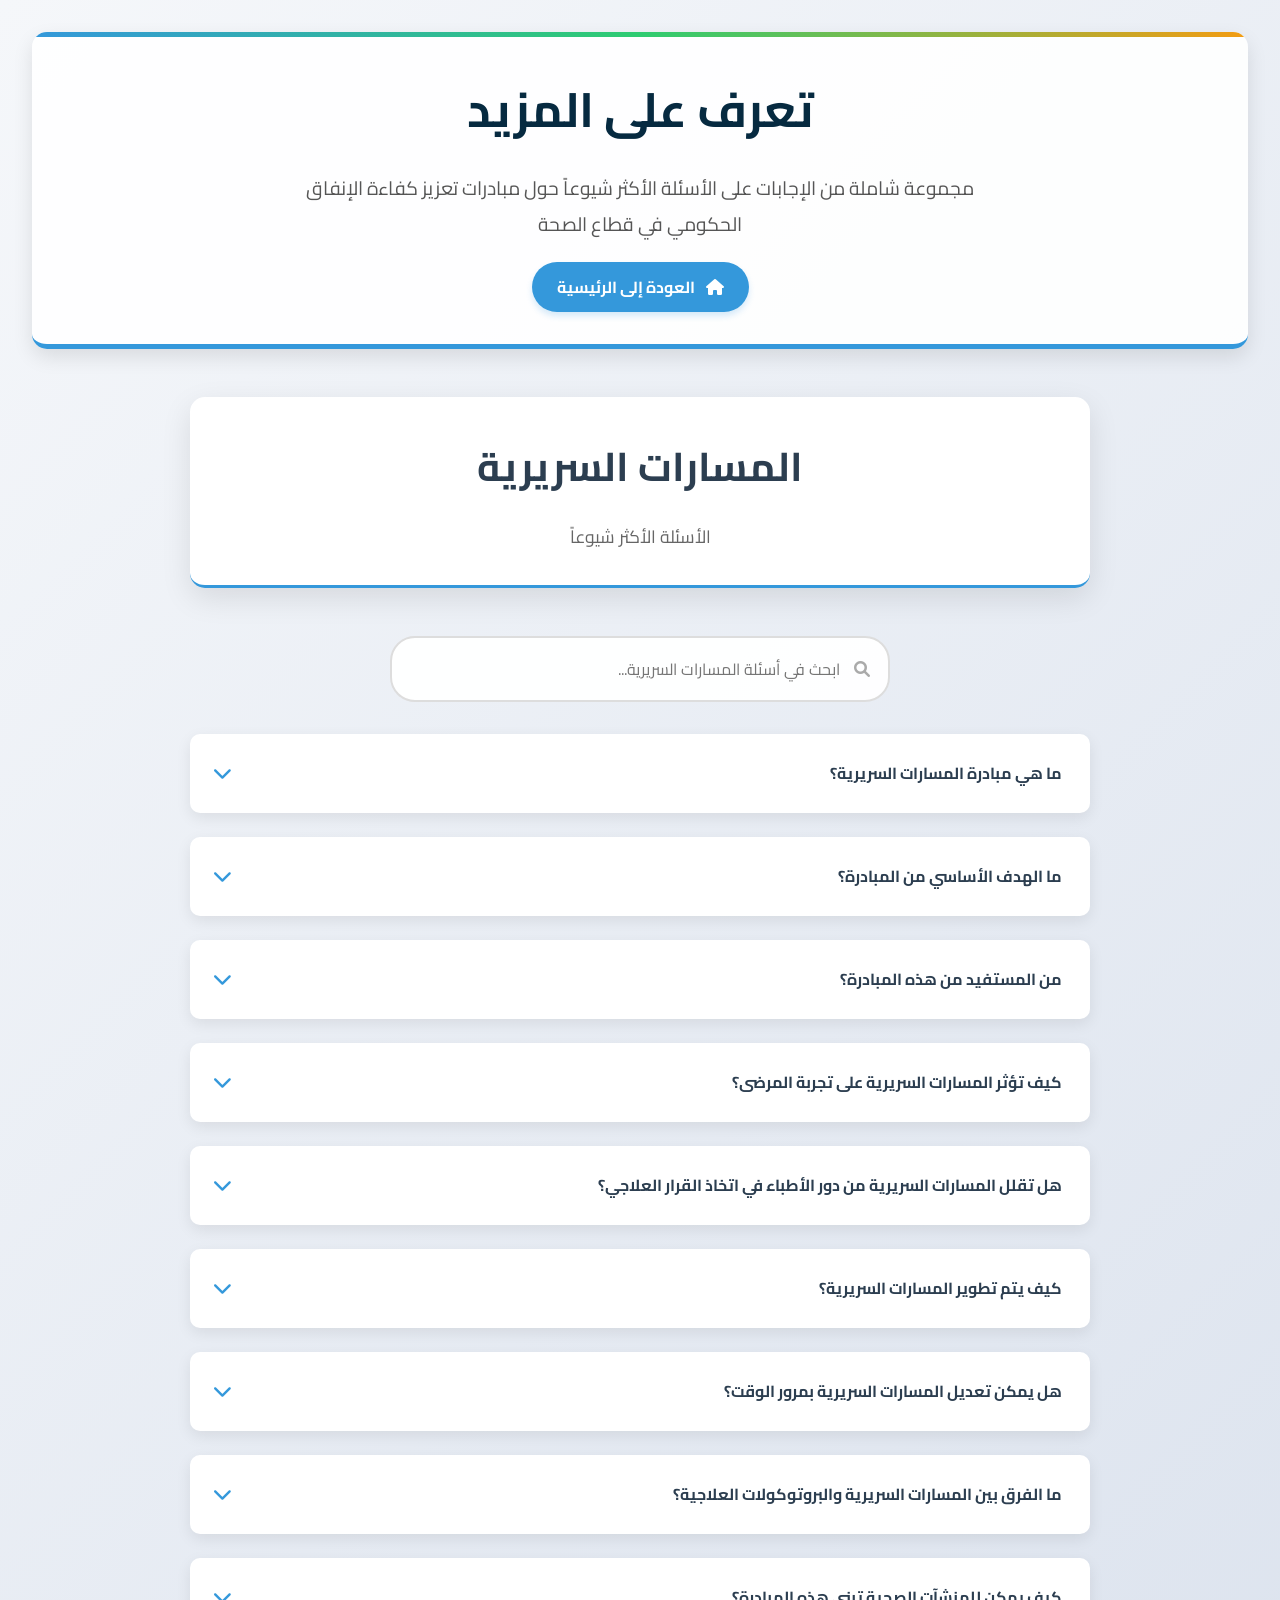
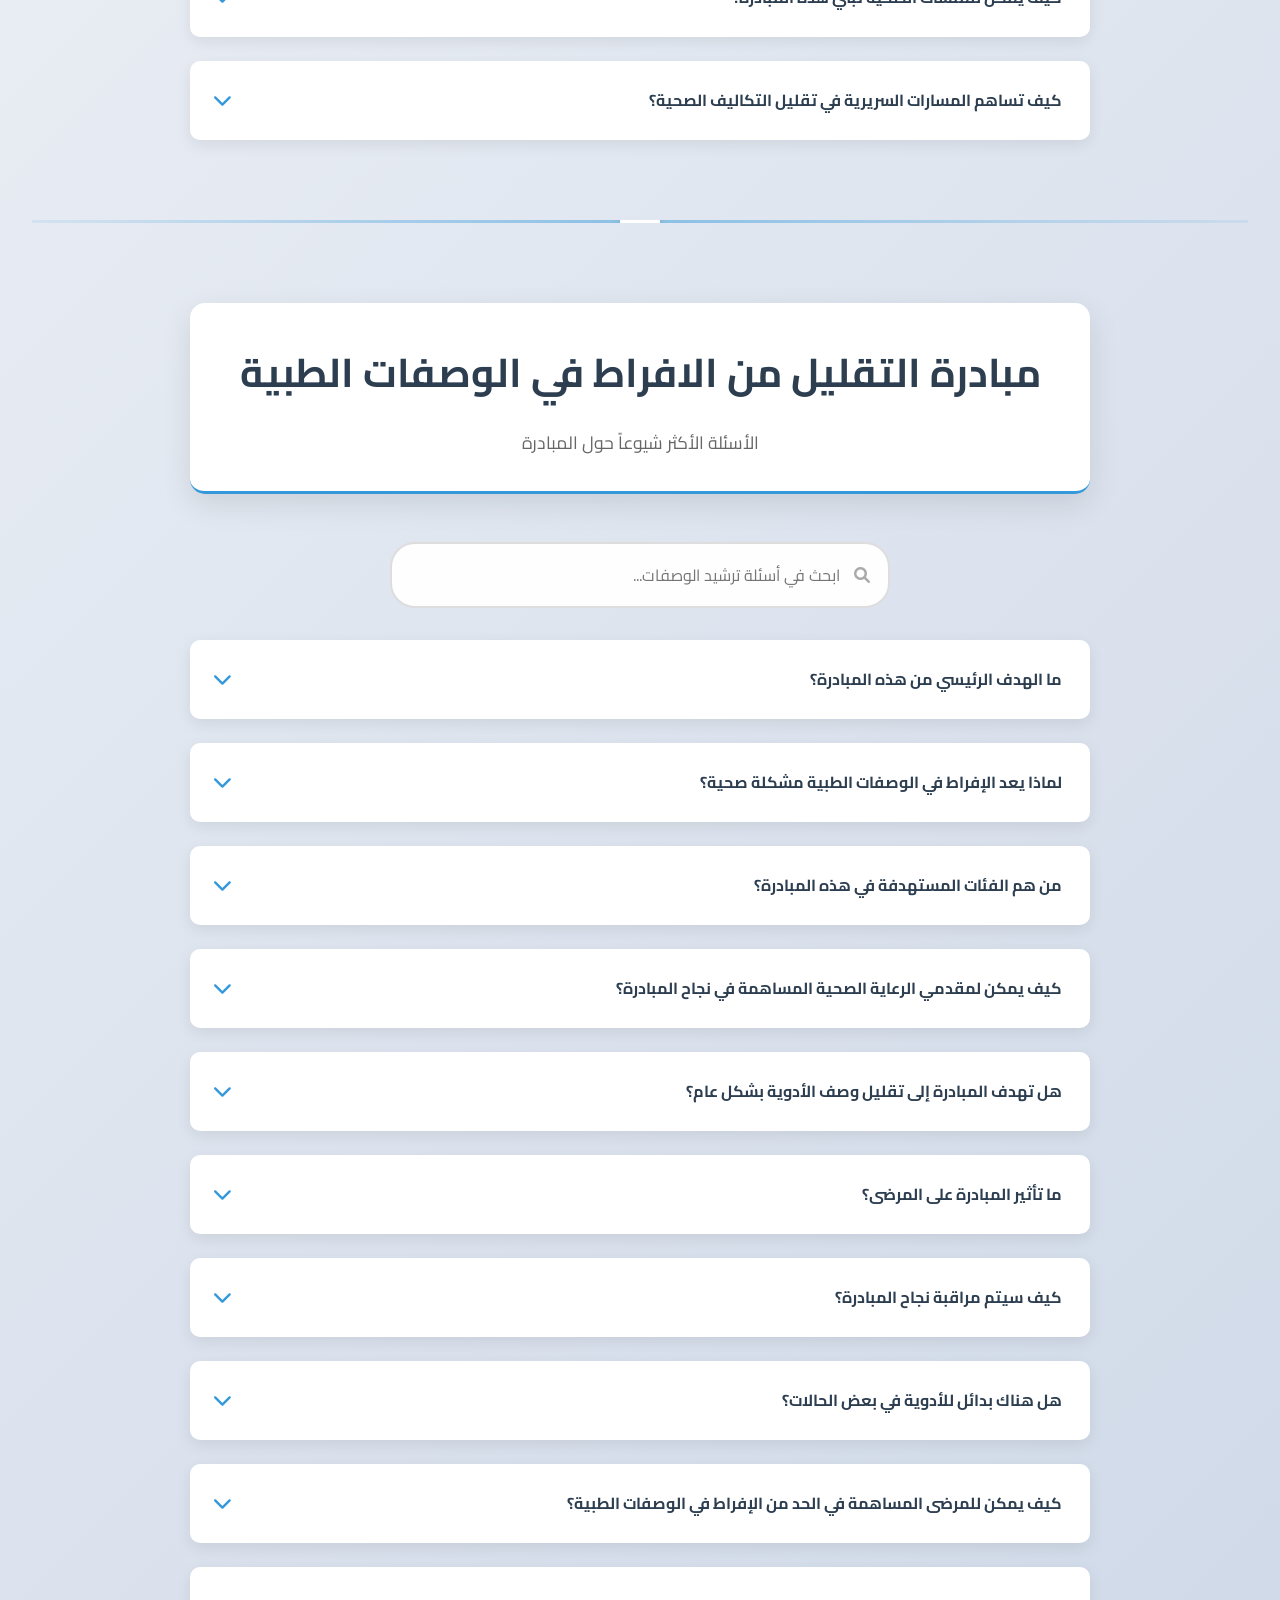
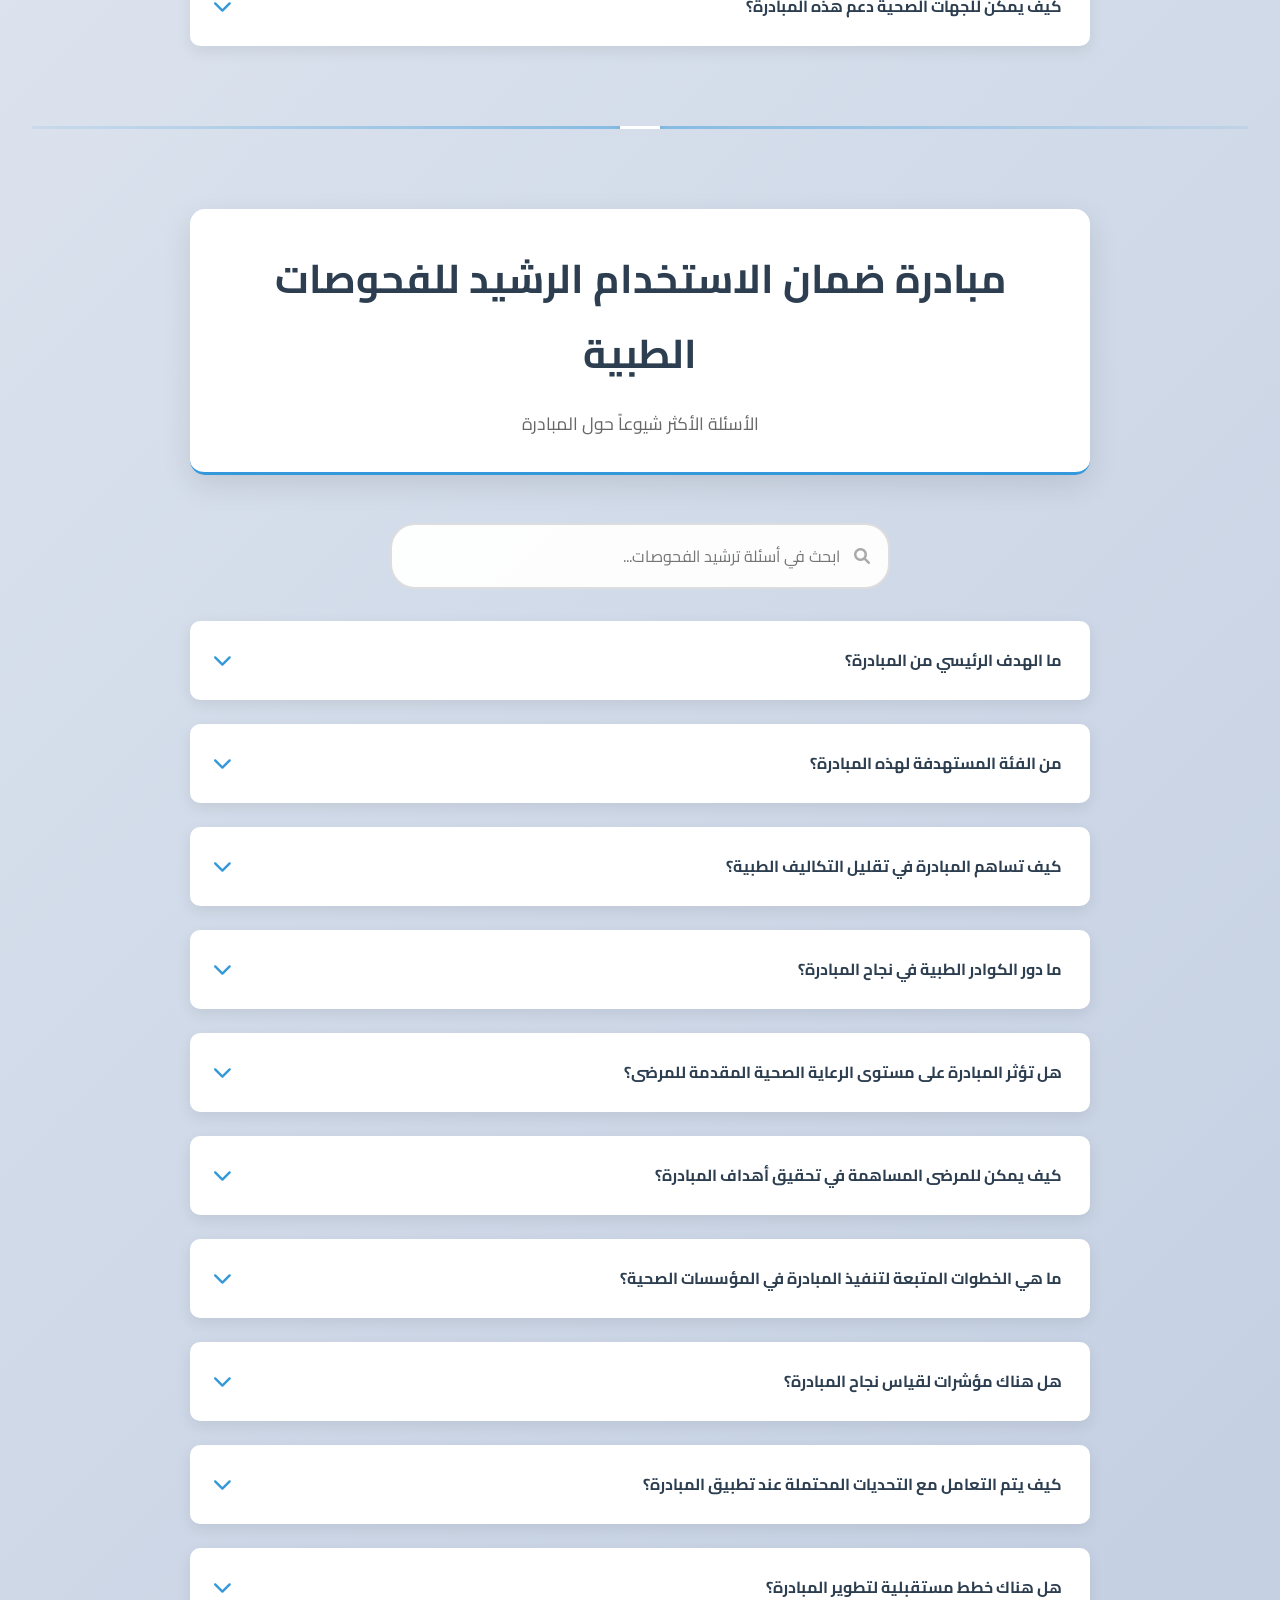
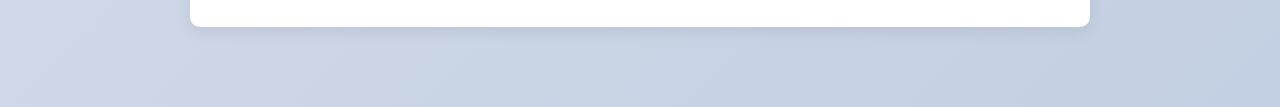
<file: faq.html>
<!DOCTYPE html>
<html lang="ar" dir="rtl">
<head>
    <meta charset="UTF-8">
    <meta name="viewport" content="width=device-width, initial-scale=1.0">
    <title>الأسئلة الشائعة المجمعة</title>
    <link href="https://cdnjs.cloudflare.com/ajax/libs/font-awesome/6.0.0/css/all.min.css" rel="stylesheet">
    <link rel="stylesheet" href="https://fonts.googleapis.com/css2?family=Cairo:wght@300;400;500;600;700;800&display=swap">
    <style>
        * {
            margin: 0;
            padding: 0;
            box-sizing: border-box;
            font-family: 'Cairo', sans-serif;
        }

        body {
            background: linear-gradient(135deg, #f5f7fa 0%, #c3cfe2 100%);
            min-height: 100vh;
            padding: 2rem;
            color: #2c3e50;
        }
        
        /* Page Header */
        .page-header {
            text-align: center;
            margin-bottom: 3rem;
            padding: 2rem;
            background: rgba(255, 255, 255, 0.9);
            border-radius: 15px;
            box-shadow: 0 8px 20px rgba(0, 0, 0, 0.1);
            position: relative;
            overflow: hidden;
            border-bottom: 5px solid #3498db;
        }
        
        .page-header::before {
            content: '';
            position: absolute;
            top: 0;
            left: 0;
            right: 0;
            height: 5px;
            background: linear-gradient(90deg, #3498db, #2ecc71, #f39c12);
            z-index: 1;
        }
        
        .page-header h1 {
            font-size: 3rem;
            margin-bottom: 1rem;
            color: #062A40;
        }
        
        .page-header p {
            font-size: 1.2rem;
            color: #555;
            max-width: 700px;
            margin: 0 auto;
        }
        
        .home-button {
            display: inline-block;
            margin-top: 20px;
            padding: 10px 25px;
            background: #3498db;
            color: white;
            text-decoration: none;
            border-radius: 30px;
            font-weight: bold;
            transition: all 0.3s ease;
            box-shadow: 0 4px 6px rgba(52, 152, 219, 0.2);
        }
        
        .home-button:hover {
            background: #2980b9;
            transform: translateY(-2px);
            box-shadow: 0 6px 12px rgba(52, 152, 219, 0.3);
        }
        
        .home-button i {
            margin-left: 8px;
        }

        .container {
            max-width: 900px;
            margin: 0 auto;
            margin-bottom: 3rem; /* Increased margin between containers */
            position: relative;
        }

        .header {
            text-align: center;
            margin-bottom: 3rem;
            color: #2c3e50;
            padding: 2rem;
            background: white;
            border-radius: 15px;
            box-shadow: 0 10px 30px rgba(0, 0, 0, 0.1);
            position: relative;
            overflow: hidden;
            border-bottom: 3px solid #3498db;
            transition: transform 0.3s ease;
        }
        
        .header:hover {
            transform: translateY(-5px);
        }
        
        .header::before {
            content: '';
            position: absolute;
            top: 0;
            left: -100%;
            width: 100%;
            height: 100%;
            background: rgba(52, 152, 219, 0.05);
            transition: all 0.5s ease;
            z-index: 0;
        }
        
        .header:hover::before {
            left: 0;
        }

        .header h1 {
            font-size: 2.5rem;
            margin-bottom: 1rem;
            position: relative;
            z-index: 2;
        }

        .header p {
            color: #666;
            font-size: 1.1rem;
            position: relative;
            z-index: 2;
        }

        .search-container {
            margin-bottom: 2rem;
            text-align: center;
            position: relative;
        }
        
        .search-icon {
            position: absolute;
            right: calc(50% - 230px);
            top: 50%;
            transform: translateY(-50%);
            color: #aaa;
            transition: color 0.3s ease;
            pointer-events: none;
            z-index: 2;
        }
        
        .search-input:focus + .search-icon {
            color: #3498db;
        }

        .search-input {
            width: 100%;
            max-width: 500px;
            padding: 1rem 3rem 1rem 1rem;
            border: 2px solid #ddd;
            border-radius: 25px;
            font-size: 1rem;
            outline: none;
            transition: all 0.3s ease;
            position: relative;
            z-index: 1;
            background: rgba(255, 255, 255, 0.95);
        }

        .search-input:focus {
            border-color: #3498db;
            box-shadow: 0 0 15px rgba(52, 152, 219, 0.3);
        }

        .faq-container {
            display: flex;
            flex-direction: column;
            gap: 1.5rem;
        }

        .faq-item {
            background: white;
            border-radius: 10px;
            overflow: hidden;
            box-shadow: 0 5px 15px rgba(0, 0, 0, 0.08);
            transition: all 0.3s ease;
            border-right: 4px solid transparent;
        }

        .faq-item:hover {
            transform: translateY(-5px);
            box-shadow: 0 8px 25px rgba(0, 0, 0, 0.12);
            border-right-color: #3498db;
        }

        .faq-question {
            padding: 1.5rem;
            cursor: pointer;
            display: flex;
            justify-content: space-between;
            align-items: center;
            font-weight: bold;
            color: #2c3e50;
            position: relative;
            overflow: hidden;
            transition: background 0.3s ease;
        }
        
        .faq-question:hover {
            background-color: #f8f9fa;
        }
        
        .faq-question::after {
            content: '';
            position: absolute;
            bottom: 0;
            left: 0;
            width: 0;
            height: 2px;
            background: #3498db;
            transition: width 0.3s ease;
        }
        
        .faq-item.active .faq-question::after {
            width: 100%;
        }

        .faq-question i {
            transition: transform 0.3s ease, color 0.3s ease;
            color: #3498db;
            font-size: 1.2rem;
        }
        
        .faq-item.active .faq-question i {
            transform: rotate(180deg);
            color: #2980b9;
        }

        .faq-answer {
            padding: 0;
            max-height: 0;
            overflow: hidden;
            transition: all 0.5s cubic-bezier(0.175, 0.885, 0.32, 1.275);
            background-color: #f8f9fa;
            line-height: 1.8;
            color: #444;
            border-top: 1px dashed #ddd;
            opacity: 0;
        }

        .faq-item.active .faq-answer {
            padding: 1.5rem;
            max-height: 500px; /* Adjusted max-height for potentially longer answers */
            opacity: 1;
        }

        @media (max-width: 768px) {
            body {
                padding: 1rem;
            }
            
            .page-header h1 {
                font-size: 2.2rem;
            }

            .header h1 {
                font-size: 2rem;
            }

            .faq-question {
                padding: 1rem;
            }
            
            .search-icon {
                right: 20px;
            }
        }

        .highlight {
            background-color: #fff3cd; /* Yellow highlight */
            padding: 0 4px;
            border-radius: 4px;
            font-weight: bold;
            color: #333;
            box-shadow: 0 1px 2px rgba(0, 0, 0, 0.05);
        }
        
        hr.section-divider {
            border: 0;
            height: 3px;
            background-image: linear-gradient(to right, rgba(52, 152, 219, 0.1), rgba(52, 152, 219, 0.5), rgba(52, 152, 219, 0.1));
            margin: 5rem 0;
            position: relative;
        }
        
        hr.section-divider::before {
            content: '';
            position: absolute;
            top: 50%;
            left: 50%;
            transform: translate(-50%, -50%);
            width: 40px;
            height: 40px;
            background: white;
            border-radius: 50%;
            box-shadow: 0 0 10px rgba(0, 0, 0, 0.1);
            display: flex;
            align-items: center;
            justify-content: center;
        }
        
        /* Animation effects */
        @keyframes fadeIn {
            from { opacity: 0; transform: translateY(20px); }
            to { opacity: 1; transform: translateY(0); }
        }
        
        .fade-in {
            animation: fadeIn 0.5s ease forwards;
        }
        
        .delay-100 {
            animation-delay: 0.1s;
        }
        
        .delay-200 {
            animation-delay: 0.2s;
        }
        
        .delay-300 {
            animation-delay: 0.3s;
        }
    </style>
</head>
<body>
    <!-- Page Header -->
    <div class="page-header fade-in">
        <h1>تعرف على المزيد</h1>
        <p>مجموعة شاملة من الإجابات على الأسئلة الأكثر شيوعاً حول مبادرات تعزيز كفاءة الإنفاق الحكومي في قطاع الصحة</p>
        <a href="index.html" class="home-button"><i class="fas fa-home"></i> العودة إلى الرئيسية</a>
    </div>

    <!-- Section 1: المسارات السريرية -->
    <div class="container fade-in delay-100">
        <div class="header">
            <h1>المسارات السريرية</h1>
            <p>الأسئلة الأكثر شيوعاً</p>
        </div>
        <div class="search-container">
            <input type="text" class="search-input" placeholder="ابحث في أسئلة المسارات السريرية..." id="searchInput1">
            <i class="fas fa-search search-icon"></i>
        </div>
        <div class="faq-container" id="faqContainer1">
            <!-- FAQ items for section 1 will be dynamically inserted here -->
        </div>
    </div>

    <hr class="section-divider">

    <!-- Section 2: مبادرة ترشيد وصف الأدوية -->
    <div class="container fade-in delay-200">
        <div class="header">
            <h1>مبادرة التقليل من الافراط في الوصفات الطبية</h1>
            <p>الأسئلة الأكثر شيوعاً حول المبادرة</p>
        </div>
        <div class="search-container">
            <input type="text" class="search-input" placeholder="ابحث في أسئلة ترشيد الوصفات..." id="searchInput2">
            <i class="fas fa-search search-icon"></i>
        </div>
        <div class="faq-container" id="faqContainer2">
            <!-- FAQ items for section 2 will be dynamically inserted here -->
        </div>
    </div>

    <hr class="section-divider">

    <!-- Section 3: مبادرة الرعاية الصحية المبنية على الأدلة -->
    <div class="container fade-in delay-300">
        <div class="header">
            <h1>مبادرة ضمان الاستخدام الرشيد للفحوصات الطبية</h1>
            <p>الأسئلة الأكثر شيوعاً حول المبادرة</p>
        </div>
        <div class="search-container">
            <input type="text" class="search-input" placeholder="ابحث في أسئلة ترشيد الفحوصات..." id="searchInput3">
            <i class="fas fa-search search-icon"></i>
        </div>
        <div class="faq-container" id="faqContainer3">
            <!-- FAQ items for section 3 will be dynamically inserted here -->
        </div>
    </div>

    <script>
        // Data for Section 1: المسارات السريرية
        const faqData1 = [
            { question: "ما هي مبادرة المسارات السريرية؟", answer: "مبادرة المسارات السريرية هي إطار منهجي يهدف إلى تحسين جودة الرعاية الصحية من خلال وضع إرشادات موحدة لتشخيص وعلاج الأمراض، مما يسهم في تحسين تجربة المرضى وكفاءة تقديم الخدمات الصحية." },
            { question: "ما الهدف الأساسي من المبادرة؟", answer: "تهدف المبادرة إلى توحيد آليات تقديم الرعاية الصحية، تقليل الأخطاء الطبية، تحسين التنسيق بين الفرق الطبية، وتعزيز كفاءة استخدام الموارد الصحية." },
            { question: "من المستفيد من هذه المبادرة؟", answer: "يستفيد منها المرضى من خلال تحسين جودة الرعاية، كما يستفيد مقدمو الرعاية الصحية من خلال اتباع مسارات واضحة تعزز الكفاءة وتقلل من التباين في طرق العلاج." },
            { question: "كيف تؤثر المسارات السريرية على تجربة المرضى؟", answer: "توفر المسارات السريرية رعاية أكثر تنظيماً واستناداً إلى الأدلة العلمية، مما يقلل من فترة الإقامة في المستشفى، ويحسن نتائج العلاج، ويجعل تجربة المريض أكثر وضوحاً وسهولة." },
            { question: "هل تقلل المسارات السريرية من دور الأطباء في اتخاذ القرار العلاجي؟", answer: "لا، بل توفر لهم دليلاً استرشادياً مبنياً على الأدلة العلمية، مما يساعدهم في اتخاذ قرارات علاجية مبنية على أفضل الممارسات، مع الحفاظ على مرونة التعامل مع كل حالة حسب احتياجاتها الفردية." },
            { question: "كيف يتم تطوير المسارات السريرية؟", answer: "يتم تطوير المسارات السريرية من خلال تحليل البيانات السريرية، والاعتماد على الأدلة العلمية المحدثة، ومشاركة الخبراء والممارسين الصحيين لضمان فعاليتها وملاءمتها للواقع الصحي." },
            { question: "هل يمكن تعديل المسارات السريرية بمرور الوقت؟", answer: "نعم، يتم تحديث المسارات السريرية بانتظام بناءً على التغيرات في الأدلة العلمية والتوصيات الطبية لضمان استمرار تحسين جودة الرعاية." },
            { question: "ما الفرق بين المسارات السريرية والبروتوكولات العلاجية؟", answer: "المسارات السريرية توفر إطاراً شاملاً يشمل جميع مراحل الرعاية بدءاً من التشخيص حتى المتابعة، بينما تركز البروتوكولات العلاجية على خطوات محددة في العلاج فقط." },
            { question: "كيف يمكن للمنشآت الصحية تبني هذه المبادرة؟", answer: "يمكن للمنشآت الصحية تبني المبادرة من خلال تشكيل فرق متخصصة، تدريب العاملين، وتطبيق المسارات السريرية تدريجياً مع مراقبة النتائج وتحديثها وفقاً للحاجة." },
            { question: "كيف تساهم المسارات السريرية في تقليل التكاليف الصحية؟", answer: "من خلال تقليل الفحوصات غير الضرورية، تحسين إدارة الموارد، وتقليل فترات الإقامة في المستشفى، مما يؤدي إلى استخدام أكثر كفاءة للموارد الصحية وتقليل الإنفاق الزائد." }
        ];

        // Data for Section 2: مبادرة ترشيد وصف الأدوية
        const faqData2 = [
            { question: "ما الهدف الرئيسي من هذه المبادرة؟", answer: "تهدف المبادرة إلى تقليل الإفراط في وصف الأدوية وتعزيز الممارسات الدوائية الآمنة، مما يساهم في تحسين صحة المرضى وترشيد استخدام الموارد الصحية." },
            { question: "لماذا يعد الإفراط في الوصفات الطبية مشكلة صحية؟", answer: "يمكن أن يؤدي الإفراط في وصف الأدوية إلى مضاعفات صحية مثل الآثار الجانبية غير المرغوبة، مقاومة المضادات الحيوية، وزيادة الأعباء المالية على المرضى والنظام الصحي." },
            { question: "من هم الفئات المستهدفة في هذه المبادرة؟", answer: "تستهدف المبادرة مقدمي الرعاية الصحية (الأطباء، الصيادلة، الممرضين)، المرضى، وصانعي القرار الصحي لضمان تنفيذ سياسات فعالة تقلل من الإفراط في وصف الأدوية." },
            { question: "كيف يمكن لمقدمي الرعاية الصحية المساهمة في نجاح المبادرة؟", answer: "يمكنهم ذلك من خلال الالتزام بالإرشادات العلاجية، تجنب وصف الأدوية غير الضرورية، توعية المرضى حول الاستخدام الرشيد للعلاجات، وتشجيع البدائل غير الدوائية عند الإمكان." },
            { question: "هل تهدف المبادرة إلى تقليل وصف الأدوية بشكل عام؟", answer: "لا، المبادرة تهدف إلى تقليل الإفراط في الوصفات الطبية فقط، مع ضمان حصول المرضى على الأدوية الضرورية وفقًا للحالة الصحية وبناءً على الأدلة الطبية." },
            { question: "ما تأثير المبادرة على المرضى؟", answer: "ستحسن صحتهم عبر تقليل الآثار الجانبية للأدوية غير الضرورية، وزيادة التوعية حول طرق العلاج الآمنة، مما يؤدي إلى استخدام أكثر فعالية للأدوية." },
            { question: "كيف سيتم مراقبة نجاح المبادرة؟", answer: "سيتم تقييم المبادرة من خلال مؤشرات مثل انخفاض معدل الوصفات غير الضرورية، تقليل مقاومة المضادات الحيوية، وزيادة وعي مقدمي الرعاية الصحية حول الممارسات الدوائية الرشيدة." },
            { question: "هل هناك بدائل للأدوية في بعض الحالات؟", answer: "نعم، يمكن اللجوء إلى العلاجات غير الدوائية مثل العلاج الطبيعي، التغييرات في نمط الحياة، والاستشارات السلوكية في بعض الحالات بدلاً من الأدوية غير الضرورية." },
            { question: "كيف يمكن للمرضى المساهمة في الحد من الإفراط في الوصفات الطبية؟", answer: "يمكنهم ذلك من خلال استشارة الأطباء حول ضرورة الأدوية الموصوفة، الالتزام بالجرعات المحددة، وعدم طلب الأدوية دون حاجة طبية واضحة." },
            { question: "كيف يمكن للجهات الصحية دعم هذه المبادرة؟", answer: "يمكنها المساهمة من خلال وضع سياسات واضحة، تعزيز التدريب لمقدمي الرعاية الصحية، نشر التوعية بين المرضى، وإنشاء أنظمة مراقبة للوصفات الطبية." }
        ];

        // Data for Section 3: مبادرة الرعاية الصحية المبنية على الأدلة
        const faqData3 = [
            { question: "ما الهدف الرئيسي من المبادرة؟", answer: "تهدف المبادرة إلى تحسين جودة الرعاية الصحية من خلال تطبيق الإجراءات الطبية المبنية على الأدلة، مما يساعد في تقليل الفحوصات والعلاجات غير الضرورية وترشيد استهلاك الموارد الطبية." },
            { question: "من الفئة المستهدفة لهذه المبادرة؟", answer: "تشمل الفئة المستهدفة جميع مقدمي الرعاية الصحية، مثل الأطباء، والممرضين، والفنيين، بالإضافة إلى المرضى الذين يستفيدون من الرعاية الصحية المبنية على أفضل الممارسات." },
            { question: "كيف تساهم المبادرة في تقليل التكاليف الطبية؟", answer: "تعمل المبادرة على تقليل الإجراءات غير الضرورية، مما يحدّ من الإنفاق غير المبرر على الفحوصات والعلاجات غير الفعالة، وبالتالي تحسين استخدام الميزانية الصحية." },
            { question: "ما دور الكوادر الطبية في نجاح المبادرة؟", answer: "يُطلب من الكوادر الطبية الالتزام بالبروتوكولات العلاجية المبنية على الأدلة، والتدريب المستمر على أحدث الممارسات، إضافة إلى توعية المرضى حول أهمية الرعاية الرشيدة." },
            { question: "هل تؤثر المبادرة على مستوى الرعاية الصحية المقدمة للمرضى؟", answer: "لا، بل تهدف إلى تحسين مستوى الرعاية الصحية من خلال تقديم علاجات أكثر دقة وفعالية، وتقليل الأخطاء الطبية والمضاعفات الناتجة عن الإجراءات غير الضرورية." },
            { question: "كيف يمكن للمرضى المساهمة في تحقيق أهداف المبادرة؟", answer: "يمكن للمرضى المشاركة في المبادرة من خلال التوعية بأهمية الإجراءات الطبية الرشيدة، وطرح الأسئلة على مقدمي الرعاية الصحية حول ضرورة أي فحص أو إجراء طبي مقترح." },
            { question: "ما هي الخطوات المتبعة لتنفيذ المبادرة في المؤسسات الصحية؟", answer: "تشمل الخطوات تنفيذ بروتوكولات العلاج المحدثة، تدريب الكوادر الصحية، مراقبة وتقييم الأداء، ورفع تقارير دورية عن مدى تحقيق المبادرة لأهدافها." },
            { question: "هل هناك مؤشرات لقياس نجاح المبادرة؟", answer: "نعم، تشمل المؤشرات عدد الإجراءات الطبية غير الضرورية التي تم تقليلها، ومستوى رضا المرضى، وتحسن جودة الرعاية، بالإضافة إلى تحقيق وفورات مالية في القطاع الصحي." },
            { question: "كيف يتم التعامل مع التحديات المحتملة عند تطبيق المبادرة؟", answer: "يتم التعامل مع التحديات من خلال التوعية المستمرة، تقديم الدعم التدريبي للكوادر الطبية، ومتابعة التنفيذ ميدانيًا لضمان الالتزام بمعايير التطبيق الرشيد." },
            { question: "هل هناك خطط مستقبلية لتطوير المبادرة؟", answer: "نعم، تسعى المبادرة إلى التطوير المستمر عبر تحديث البروتوكولات الطبية، وتحليل البيانات بشكل دوري، والتوسع في تطبيقها على نطاق أوسع داخل المؤسسات الصحية." }
        ];

        function createFAQElements(dataArray, containerId) {
            const container = document.getElementById(containerId);
            if (!container) {
                console.error("Container not found: " + containerId);
                return;
            }
            container.innerHTML = ''; // Clear existing items

            dataArray.forEach((item) => {
                const faqItem = document.createElement('div');
                faqItem.className = 'faq-item';
                // **MODIFIED**: Replaced template literal with string concatenation
                faqItem.innerHTML =
                    '<div class="faq-question">' +
                        '<span>' + item.question + '</span>' +
                        '<i class="fas fa-chevron-down"></i>' +
                    '</div>' +
                    '<div class="faq-answer">' + item.answer + '</div>';

                faqItem.querySelector('.faq-question').addEventListener('click', () => {
                    faqItem.classList.toggle('active');
                });
                container.appendChild(faqItem);
            });
        }

        function searchFAQ(searchTerm, containerId, originalDataArray) {
            const container = document.getElementById(containerId);
            if (!container) {
                console.error("Container not found for search: " + containerId);
                return;
            }
            const faqItems = container.querySelectorAll('.faq-item');
            const lowerSearchTerm = searchTerm.toLowerCase();

            faqItems.forEach((item, index) => {
                // Ensure index is within bounds of originalDataArray
                if (index >= originalDataArray.length) return; 
                
                const originalQuestion = originalDataArray[index].question;
                const originalAnswer = originalDataArray[index].answer;
                const questionSpan = item.querySelector('.faq-question span');
                const answerDiv = item.querySelector('.faq-answer');

                // Check if elements exist before modifying
                if (!questionSpan || !answerDiv) return; 

                if (searchTerm.trim() === '') {
                    item.style.display = 'block';
                    questionSpan.innerHTML = originalQuestion;
                    answerDiv.innerHTML = originalAnswer;
                } else {
                    // Escape special characters in search term for regex
                    const escapedSearchTerm = searchTerm.replace(/[.*+?^${}()|[\]\\]/g, '\\$&'); 
                    const regex = new RegExp(escapedSearchTerm, 'gi');
                    const questionMatch = originalQuestion.match(regex);
                    const answerMatch = originalAnswer.match(regex);

                    if (questionMatch || answerMatch) {
                        item.style.display = 'block';
                        // **MODIFIED**: Replaced template literal with function returning concatenated string
                        questionSpan.innerHTML = originalQuestion.replace(regex, function(match) {
                            return '<span class="highlight">' + match + '</span>';
                        });
                        // **MODIFIED**: Replaced template literal with function returning concatenated string
                        answerDiv.innerHTML = originalAnswer.replace(regex, function(match) {
                            return '<span class="highlight">' + match + '</span>';
                        });
                    } else {
                        item.style.display = 'none';
                    }
                }
            });
        }

        document.addEventListener('DOMContentLoaded', () => {
            // Initialize Section 1
            createFAQElements(faqData1, 'faqContainer1');
            const searchInput1 = document.getElementById('searchInput1');
            if(searchInput1) {
                searchInput1.addEventListener('input', (e) => searchFAQ(e.target.value, 'faqContainer1', faqData1));
            } else {
                console.error("Search input not found: searchInput1");
            }

            // Initialize Section 2
            createFAQElements(faqData2, 'faqContainer2');
            const searchInput2 = document.getElementById('searchInput2');
            if(searchInput2) {
                searchInput2.addEventListener('input', (e) => searchFAQ(e.target.value, 'faqContainer2', faqData2));
            } else {
                console.error("Search input not found: searchInput2");
            }

            // Initialize Section 3
            createFAQElements(faqData3, 'faqContainer3');
            const searchInput3 = document.getElementById('searchInput3');
            if(searchInput3) {
                searchInput3.addEventListener('input', (e) => searchFAQ(e.target.value, 'faqContainer3', faqData3));
            } else {
                console.error("Search input not found: searchInput3");
            }
        });
    </script>
</body>
</html>
</file>
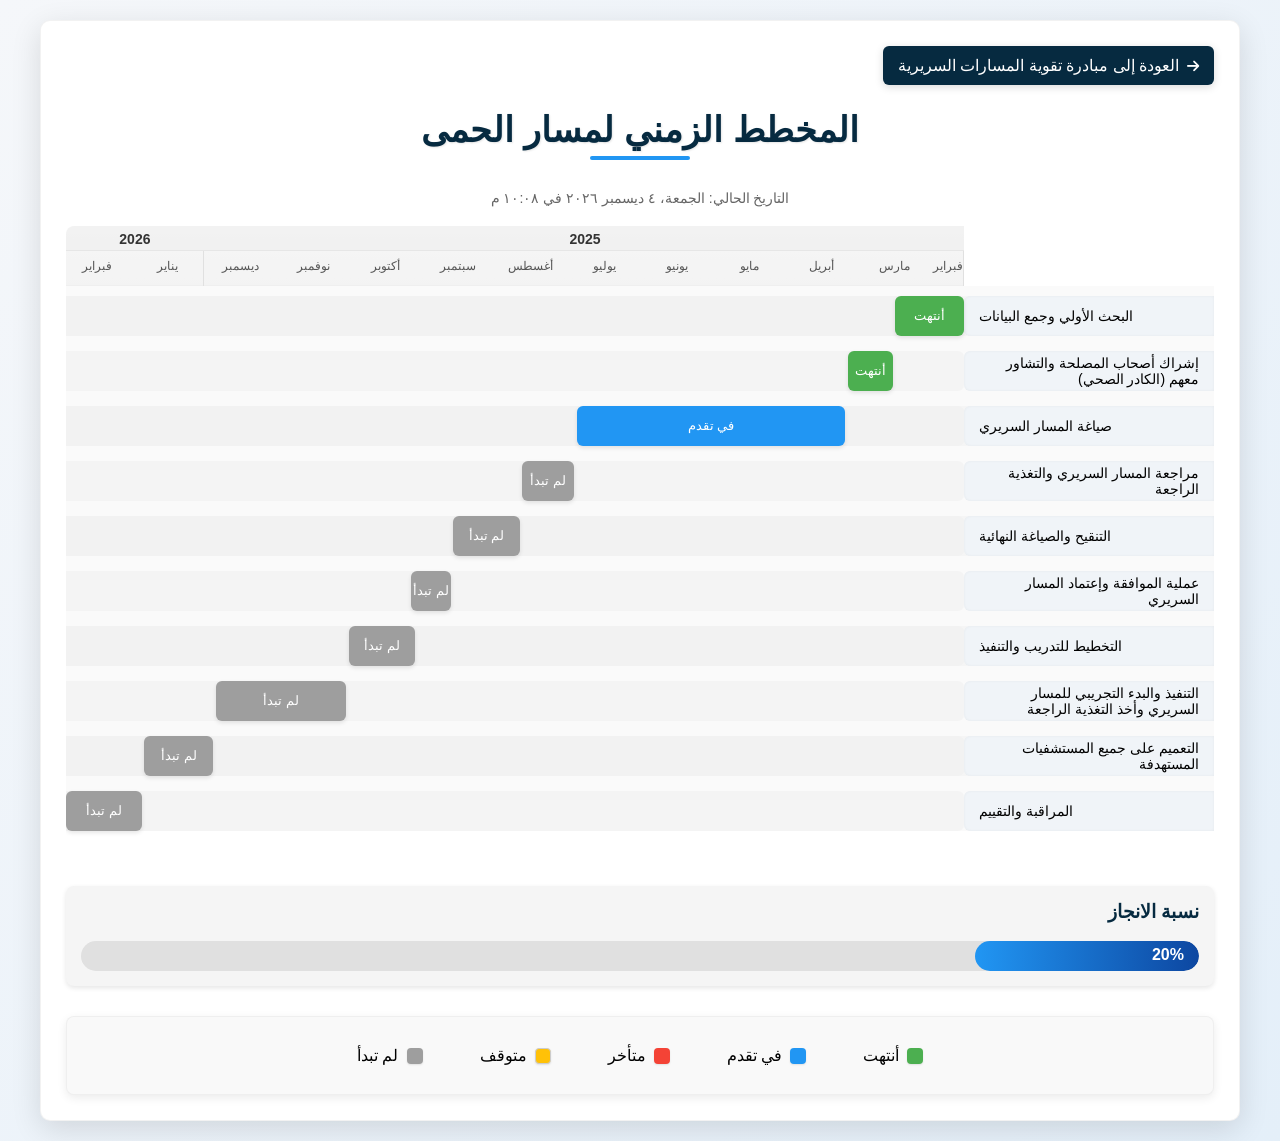
<file: fever-timeline.html>
<!DOCTYPE html>
<html lang="ar" dir="rtl">
<head>
    <meta charset="UTF-8">
    <meta name="viewport" content="width=device-width, initial-scale=1.0">
    <title>المخطط الزمني لمسار الحمى</title>
    <link rel="stylesheet" href="https://cdnjs.cloudflare.com/ajax/libs/font-awesome/6.4.0/css/all.min.css">
    <style>
        * {
            box-sizing: border-box;
            font-family: 'Segoe UI', Tahoma, Geneva, Verdana, sans-serif;
        }
        body {
            margin: 0;
            padding: 20px;
            background-color: #f5f7fa;
            background-image: linear-gradient(135deg, #f5f7fa 0%, #e4eff9 100%);
            min-height: 100vh;
        }
        .container {
            max-width: 1200px;
            margin: 0 auto;
            background-color: white;
            border-radius: 10px;
            box-shadow: 0 8px 30px rgba(0, 0, 0, 0.12);
            padding: 25px;
            border: 1px solid rgba(0, 0, 0, 0.05);
        }
        .header-buttons {
            margin-bottom: 20px;
            display: flex;
            justify-content: flex-start;
        }
        .back-button {
            display: inline-flex;
            align-items: center;
            background-color: #062A40;
            color: white;
            padding: 10px 15px;
            border-radius: 6px;
            text-decoration: none;
            font-weight: 500;
            transition: all 0.3s ease;
            box-shadow: 0 2px 8px rgba(0, 0, 0, 0.15);
        }
        .back-button:hover {
            background-color: #0a3d5c;
            transform: translateY(-2px);
            box-shadow: 0 4px 12px rgba(0, 0, 0, 0.2);
        }
        .back-button i {
            margin-left: 8px;
            font-size: 14px;
        }
        h1 {
            text-align: center;
            color: #062A40;
            margin-bottom: 30px;
            text-shadow: 1px 1px 2px rgba(0,0,0,0.1);
            font-size: 2.2rem;
            padding-bottom: 10px;
            position: relative;
        }
        h1:after {
            content: '';
            position: absolute;
            width: 100px;
            height: 4px;
            background-color: #2196F3;
            bottom: 0;
            left: 50%;
            transform: translateX(-50%);
            border-radius: 2px;
        }
        .timeline-container {
            position: relative;
            padding-top: 60px; /* Increased to accommodate year labels */
            margin-bottom: 40px;
            border-radius: 8px;
            overflow: hidden;
        }
        .timeline-header {
            position: absolute;
            top: 0;
            right: 250px;
            left: 0;
            height: 60px;
            background: linear-gradient(to bottom, #f9f9f9, #f0f0f0);
            border-bottom: 1px solid #e0e0e0;
            border-radius: 8px 0 0 0;
            z-index: 2;
        }
        .year-labels {
            position: absolute;
            top: 0;
            right: 0;
            left: 0;
            height: 25px;
            display: flex;
            justify-content: space-between;
            background-color: rgba(240, 240, 240, 0.7);
            border-bottom: 1px solid #e6e6e6;
            padding-top: 5px;
        }
        .year-label {
            font-weight: bold;
            color: #333;
            font-size: 14px;
        }
        .month-markers {
            position: absolute;
            top: 25px; /* Position below year labels */
            right: 0;
            left: 0;
            height: 35px;
            display: flex;
            background-color: rgba(245, 245, 245, 0.7);
        }
        .month-section {
            position: relative;
            height: 100%;
            border-right: 1px solid #e0e0e0;
        }
        .month-labels {
            position: absolute;
            top: 0;
            right: 0;
            left: 0;
            display: flex;
            justify-content: space-around;
            padding-top: 8px;
        }
        .month-label {
            font-size: 12px;
            color: #555;
            transform: translateX(50%);
        }
        .task-container {
            background-color: #fafafa;
            border-radius: 0 0 8px 8px;
            padding-top: 10px;
        }
        .task {
            display: flex;
            align-items: center;
            margin-bottom: 15px;
            position: relative;
            transition: all 0.2s ease;
        }
        .task:hover {
            background-color: #f5f5f5;
        }
        .task:nth-child(odd) {
            background-color: rgba(0, 0, 0, 0.02);
        }
        .task-name {
            width: 250px;
            padding: 10px 15px;
            font-weight: 500;
            font-size: 14px;
            text-align: right;
            background-color: #f0f4f8;
            border-radius: 6px 0 0 6px;
            box-shadow: inset 0 0 3px rgba(0, 0, 0, 0.05);
            height: 40px;
            display: flex;
            align-items: center;
            justify-content: flex-end;
        }
        .timeline-bar {
            flex-grow: 1;
            position: relative;
            height: 40px;
            background-color: rgba(240, 240, 240, 0.5);
            border-radius: 0 6px 6px 0;
        }
        .task-bar {
            position: absolute;
            height: 100%;
            border-radius: 6px;
            display: flex;
            align-items: center;
            justify-content: center;
            color: white;
            font-size: 13px;
            cursor: pointer;
            transition: all 0.3s ease;
            min-width: 40px;
            box-shadow: 0 2px 4px rgba(0, 0, 0, 0.1);
        }
        .task-bar:hover {
            opacity: 0.9;
            transform: translateY(-2px);
            box-shadow: 0 4px 8px rgba(0, 0, 0, 0.15);
        }
        .tooltip {
            position: absolute;
            background-color: #333;
            color: white;
            padding: 12px;
            border-radius: 6px;
            font-size: 12px;
            z-index: 100;
            width: 280px;
            box-shadow: 0 4px 12px rgba(0, 0, 0, 0.2);
            pointer-events: none;
            opacity: 0;
            transition: opacity 0.3s;
            text-align: right;
        }
        .tooltip-visible {
            opacity: 1;
        }
        .legend {
            display: flex;
            justify-content: center;
            gap: 25px;
            margin-top: 30px;
            flex-wrap: wrap;
            background-color: #f9f9f9;
            padding: 20px;
            border-radius: 8px;
            box-shadow: 0 3px 10px rgba(0, 0, 0, 0.08);
            border: 1px solid rgba(0, 0, 0, 0.04);
        }
        .legend-item {
            display: flex;
            align-items: center;
            cursor: pointer;
            padding: 8px 15px;
            border-radius: 6px;
            transition: all 0.3s ease;
            border: 1px solid transparent;
        }
        .legend-item:hover {
            background-color: #f0f0f0;
            transform: translateY(-2px);
            border: 1px solid rgba(0, 0, 0, 0.05);
            box-shadow: 0 3px 8px rgba(0, 0, 0, 0.06);
        }
        .legend-color {
            width: 16px;
            height: 16px;
            border-radius: 4px;
            margin-left: 8px;
            box-shadow: 0 1px 2px rgba(0, 0, 0, 0.1);
        }
        .status-dropdown {
            position: absolute;
            background: white;
            border: 1px solid #ddd;
            border-radius: 4px;
            box-shadow: 0 2px 10px rgba(0, 0, 0, 0.1);
            z-index: 50;
            display: none;
            overflow: hidden;
        }
        .status-option {
            padding: 8px 12px;
            cursor: pointer;
            font-size: 14px;
            transition: background-color 0.2s;
        }
        .status-option:hover {
            background-color: #f5f5f5;
        }
        .current-date {
            text-align: center;
            margin-bottom: 20px;
            font-size: 14px;
            color: #666;
        }
    </style>
</head>
<body>
    <div class="container">
        <div class="header-buttons">
            <a href="initiative-clinical-pathways.html" class="back-button">
                <i class="fas fa-arrow-right"></i> العودة إلى مبادرة تقوية المسارات السريرية
            </a>
        </div>
        
        <h1>المخطط الزمني لمسار الحمى</h1>
        <div class="current-date" id="current-date"></div>

        <div class="timeline-container" id="timeline-container">
            <div class="timeline-header">
                <div class="year-labels" id="year-labels"></div>
                <div class="month-markers" id="month-markers"></div>
            </div>
            <!-- Today marker completely removed -->
            <div id="tasks-container" class="task-container"></div>
        </div>
        
        <div style="margin-top: 20px; background-color: #f5f5f5; padding: 15px; border-radius: 8px; box-shadow: 0 2px 5px rgba(0,0,0,0.1);">
            <h3 style="margin-top: 0; color: #062A40;">نسبة الانجاز</h3>
            <div style="height: 30px; background-color: #e0e0e0; border-radius: 15px; overflow: hidden; position: relative;">
                <div id="progress-bar" style="height: 100%; width: 20%; background: linear-gradient(90deg, #2196F3, #0D47A1); border-radius: 15px; transition: width 1s ease-in-out;">
                    <span id="progress-text" style="position: absolute; right: 15px; top: 5px; color: white; font-weight: bold;">20%</span>
                </div>
            </div>
        </div>

        <div class="legend" id="legend"></div>

        <div id="tooltip" class="tooltip"></div>
        <div id="status-dropdown" class="status-dropdown"></div>
    </div>

    <script>
        // Task data with dates shifted to Feb 2025 - Feb 2026
        const tasks = [
            { id: 1,
                name: "البحث الأولي وجمع البيانات",
                startDate: "2025-02-15", // Shifted from 2024-11-15
                endDate: "2025-03-16",   // Shifted from 2024-12-16
                status: "أنتهت",
                durationWeeks: 4,
                details: "تم جمع البيانات الأولية وإجراء البحث المطلوب لتحديد نطاق المشروع"
            },
            { id: 2,
                name: "إشراك أصحاب المصلحة والتشاور معهم (الكادر الصحي)",
                startDate: "2025-03-17", // Shifted from 2024-12-17
                endDate: "2025-04-05",   // Shifted from 2025-01-05
                status: "أنتهت",
                durationWeeks: 3,
                details: "تم عقد اجتماعات مع الكادر الصحي وأصحاب المصلحة لجمع المتطلبات والملاحظات"
            },
            { id: 3,
                name: "صياغة المسار السريري",
                startDate: "2025-04-06", // Shifted from 2025-01-06
                endDate: "2025-07-28",   // Shifted from 2025-04-28
                status: "في تقدم",
                durationWeeks: 15,
                details: "جاري العمل على صياغة المسار السريري وتحليل المتطلبات وفق المعايير الدولية"
            },
            { id: 4,
                name: "مراجعة المسار السريري والتغذية الراجعة",
                startDate: "2025-07-29", // Shifted from 2025-04-29
                endDate: "2025-08-20",   // Shifted from 2025-05-20
                status: "لم تبدأ",
                durationWeeks: 3,
                details: "مراجعة المسار السريري من قبل الفريق المختص وجمع الملاحظات"
            },
            { id: 5,
                name: "التنقيح والصياغة النهائية",
                startDate: "2025-08-21", // Shifted from 2025-05-21
                endDate: "2025-09-18",   // Shifted from 2025-06-18
                status: "لم تبدأ",
                durationWeeks: 4,
                details: "تنقيح المسار السريري بناءً على الملاحظات وإعداد الصياغة النهائية"
            },
            { id: 6,
                name: "عملية الموافقة وإعتماد المسار السريري",
                startDate: "2025-09-19", // Shifted from 2025-06-19
                endDate: "2025-10-03",   // Shifted from 2025-07-03
                status: "لم تبدأ",
                durationWeeks: 2,
                details: "الحصول على الموافقات اللازمة واعتماد المسار السريري من الجهات المختصة"
            },
            { id: 7,
                name: "التخطيط للتدريب والتنفيذ",
                startDate: "2025-10-04", // Shifted from 2025-07-04
                endDate: "2025-11-01",   // Shifted from 2025-08-01
                status: "لم تبدأ",
                durationWeeks: 4,
                details: "إعداد خطة التدريب وتحديد الموارد اللازمة للتنفيذ"
            },
            { id: 8,
                name: "التنفيذ والبدء التجريبي للمسار السريري وأخذ التغذية الراجعة",
                startDate: "2025-11-02", // Shifted from 2025-08-02
                endDate: "2025-12-27",   // Shifted from 2025-09-27
                status: "لم تبدأ",
                durationWeeks: 8,
                details: "تنفيذ المسار السريري بشكل تجريبي وجمع الملاحظات للتحسين"
            },
            { id: 9,
                name: "التعميم على جميع المستشفيات المستهدفة",
                startDate: "2025-12-28", // Shifted from 2025-09-28
                endDate: "2026-01-26",   // Shifted from 2025-10-26
                status: "لم تبدأ",
                durationWeeks: 4,
                details: "تعميم المسار السريري على جميع المستشفيات المستهدفة بعد نجاح المرحلة التجريبية"
            },
            {
                id: 10,
                name: "المراقبة والتقييم",
                startDate: "2026-01-27", // Shifted from 2025-10-27
                endDate: "2026-02-28",   // Shifted from 2025-12-31 (aligned with new end date)
                status: "لم تبدأ",
                durationWeeks: 13, // Duration might need review based on new end date
                details: "مراقبة تنفيذ المسار السريري وتقييم النتائج وإجراء التحسينات اللازمة"
            }
        ];

        // Status color mapping with new "متوقف" (paused) status
        const statusColors = {
            "أنتهت": "#4CAF50",     // Green
            "في تقدم": "#2196F3",   // Blue
            "متأخر": "#F44336",     // Red
            "متوقف": "#FFC107",     // Yellow
            "لم تبدأ": "#9E9E9E"     // Gray
        };

        // Find earliest and latest dates for timeline bounds
        const earliestDate = new Date("2025-02-15"); // Changed Start Date
        const latestDate = new Date("2026-02-28");   // Changed End Date

        // Get current date in Oman time (GMT+4)
        function getCurrentOmanDate() {
            const now = new Date();
            // Adjust to Oman time (GMT+4)
            const omanOffset = 4 * 60; // 4 hours in minutes
            const localOffset = now.getTimezoneOffset(); // Local offset in minutes
            const totalOffset = omanOffset + localOffset; // Total offset in minutes

            // Apply the offset to get Oman time
            return new Date(now.getTime() + totalOffset * 60 * 1000);
        }

        // Get the equivalent date on the timeline scale based on current Oman date
        function getTimelineEquivalentDate(omanDate) {
            const currentMonth = omanDate.getMonth();
            const currentDay = omanDate.getDate();
            const startYear = earliestDate.getFullYear(); // e.g., 2025
            const endYear = latestDate.getFullYear();   // e.g., 2026

            // Try placing the current month/day in the start year
            let timelineDate = new Date(startYear, currentMonth, currentDay);

            // If this date is before the timeline starts, try the end year
            if (timelineDate < earliestDate) {
                timelineDate = new Date(endYear, currentMonth, currentDay);
            }

            // If this date is after the timeline ends, clamp it to the end date
            if (timelineDate > latestDate) {
                timelineDate = new Date(latestDate.getTime());
            }
             // If it's still somehow before the start date (e.g., current date Jan 1 2025, start Feb 15 2025), clamp to start date
            if (timelineDate < earliestDate) {
                 timelineDate = new Date(earliestDate.getTime());
            }

            return timelineDate;
        }


        // Current Oman date and timeline equivalent
        let currentOmanDate = getCurrentOmanDate();
        let today = getTimelineEquivalentDate(currentOmanDate);

        // Format the current Oman date for display
        function formatOmanDate(date) {
            const options = {
                weekday: 'long',
                year: 'numeric',
                month: 'long',
                day: 'numeric',
                hour: '2-digit',
                minute: '2-digit'
            };
            return date.toLocaleDateString('ar-OM', options);
        }

        // Update date displays
        function updateDateDisplays() {
            document.getElementById('current-date').textContent = `التاريخ الحالي: ${formatOmanDate(currentOmanDate)}`;
        }

        // Parse date string to Date object
        function parseDate(dateStr) {
            return new Date(dateStr);
        }

        // Timeline dimensions
        function getTimelineWidth() {
            const container = document.getElementById('timeline-container');
            return container ? container.offsetWidth - 250 : 800; // Subtract task name width, provide default
        }

        // Function to convert date to position
        function dateToPosition(date) {
            const timelineWidth = getTimelineWidth();
            const totalDuration = latestDate.getTime() - earliestDate.getTime();
            const dateDuration = date.getTime() - earliestDate.getTime();

            // Prevent division by zero or negative duration
            if (totalDuration <= 0) return 0;
            // Clamp dateDuration if date is outside bounds
            const clampedDuration = Math.max(0, Math.min(dateDuration, totalDuration));

            return (clampedDuration / totalDuration) * timelineWidth;
        }

        // Arabic month names
        const arabicMonths = [
            "يناير", "فبراير", "مارس", "أبريل", "مايو", "يونيو",
            "يوليو", "أغسطس", "سبتمبر", "أكتوبر", "نوفمبر", "ديسمبر"
        ];

        // Generate year labels
        function generateYearLabels() {
            const yearLabelsContainer = document.getElementById('year-labels');
            if (!yearLabelsContainer) return;
            yearLabelsContainer.innerHTML = '';

            // Get unique years in the timeline
            const startYear = earliestDate.getFullYear();
            const endYear = latestDate.getFullYear();

            // Create a label for each year
            for (let year = startYear; year <= endYear; year++) {
                const yearStart = new Date(year, 0, 1);
                const yearEnd = new Date(year, 11, 31);

                // Adjust if outside our timeline
                const adjustedStart = yearStart < earliestDate ? earliestDate : yearStart;
                const adjustedEnd = yearEnd > latestDate ? latestDate : yearEnd;

                // Ensure start is not after end
                if (adjustedStart > adjustedEnd) continue;

                const startPos = dateToPosition(adjustedStart);
                const endPos = dateToPosition(adjustedEnd);
                const width = Math.max(0, endPos - startPos); // Ensure width is not negative

                if (width <= 0) continue; // Don't render zero-width labels

                const yearElement = document.createElement('div');
                yearElement.className = 'year-label';
                yearElement.textContent = year;
                yearElement.style.position = 'absolute';
                yearElement.style.right = `${startPos}px`;
                yearElement.style.width = `${width}px`;
                yearElement.style.textAlign = 'center';

                yearLabelsContainer.appendChild(yearElement);
            }
        }

        // Generate month markers
        function generateMonthMarkers() {
            const monthMarkersContainer = document.getElementById('month-markers');
             if (!monthMarkersContainer) return;
            monthMarkersContainer.innerHTML = '';

            // Get unique years in the timeline
            const startYear = earliestDate.getFullYear();
            const endYear = latestDate.getFullYear();

            // For each year, create a section with month labels
            for (let year = startYear; year <= endYear; year++) {
                const yearStart = new Date(year, 0, 1);
                const yearEnd = new Date(year, 11, 31);

                // Adjust if outside our timeline
                const adjustedStart = yearStart < earliestDate ? earliestDate : yearStart;
                const adjustedEnd = yearEnd > latestDate ? latestDate : yearEnd;

                 // Ensure start is not after end
                if (adjustedStart > adjustedEnd) continue;

                const startPos = dateToPosition(adjustedStart);
                const endPos = dateToPosition(adjustedEnd);
                const width = Math.max(0, endPos - startPos); // Ensure width is not negative

                if (width <= 0) continue; // Don't render zero-width sections

                const yearSection = document.createElement('div');
                yearSection.className = 'month-section';
                yearSection.style.position = 'absolute';
                yearSection.style.right = `${startPos}px`;
                yearSection.style.width = `${width}px`;

                const monthLabelsContainer = document.createElement('div');
                monthLabelsContainer.className = 'month-labels';

                // Determine start and end months for this year within the timeline bounds
                const firstMonthInYear = adjustedStart.getMonth();
                const lastMonthInYear = adjustedEnd.getMonth();
                const totalMonthsInView = (lastMonthInYear - firstMonthInYear + 1);

                if (totalMonthsInView <= 0) continue;

                // Create labels for each month visible in this year's section
                for (let month = firstMonthInYear; month <= lastMonthInYear; month++) {
                    const monthLabel = document.createElement('div');
                    monthLabel.className = 'month-label';
                    monthLabel.textContent = arabicMonths[month];

                    // Position relative to the year section
                    // Calculate the midpoint position for the label within the month's span
                    const monthStart = new Date(year, month, 1);
                    const monthEnd = new Date(year, month + 1, 0); // Last day of the month

                    const adjustedMonthStart = monthStart < adjustedStart ? adjustedStart : monthStart;
                    const adjustedMonthEnd = monthEnd > adjustedEnd ? adjustedEnd : monthEnd;

                    const monthStartPosRel = dateToPosition(adjustedMonthStart) - startPos;
                    const monthEndPosRel = dateToPosition(adjustedMonthEnd) - startPos;
                    const monthWidthRel = monthEndPosRel - monthStartPosRel;

                    // Position label roughly in the middle of the month's visible span
                    const labelPos = monthStartPosRel + monthWidthRel / 2;

                    monthLabel.style.position = 'absolute';
                    monthLabel.style.right = `${labelPos}px`; // Position from the right edge of the year section
                    monthLabel.style.transform = 'translateX(50%)'; // Center the label text

                    monthLabelsContainer.appendChild(monthLabel);
                }

                yearSection.appendChild(monthLabelsContainer);
                monthMarkersContainer.appendChild(yearSection);
            }
        }


        // Format date for display
        function formatDate(date) {
            const day = date.getDate();
            const month = date.getMonth() + 1;
            const year = date.getFullYear();
            return `${day}/${month}/${year}`;
        }

        // Determine task status based on dates
        function determineStatus(task) {
            const startDate = parseDate(task.startDate);
            const endDate = parseDate(task.endDate);

            // Use 'today' which is clamped to the timeline range for status calculation
            if (today < startDate) {
                return "لم تبدأ";
            } else if (today > endDate) {
                return "أنتهت";
            } else if (today >= startDate && today <= endDate) {
                return "في تقدم";
            }

            // Default fallback (shouldn't normally be reached with clamped 'today')
            return task.status;
        }


        // Update task statuses based on dates
        function updateTaskStatuses() {
            tasks.forEach(task => {
                // Only update status if not manually overridden
                if (!task.manualStatus) {
                    // Determine status based on current date
                    task.status = determineStatus(task);
                }
            });
        }

        // Render tasks
        function renderTasks() {
            const tasksContainer = document.getElementById('tasks-container');
             if (!tasksContainer) return;
            tasksContainer.innerHTML = '';

            tasks.forEach(task => {
                const taskElement = document.createElement('div');
                taskElement.className = 'task';

                const nameElement = document.createElement('div');
                nameElement.className = 'task-name';
                nameElement.textContent = task.name;

                const timelineBar = document.createElement('div');
                timelineBar.className = 'timeline-bar';

                const taskStartDate = parseDate(task.startDate);
                const taskEndDate = parseDate(task.endDate);

                // Ensure dates are valid before positioning
                if (isNaN(taskStartDate.getTime()) || isNaN(taskEndDate.getTime())) {
                    console.error("Invalid date for task:", task.name);
                    return; // Skip rendering this task
                }

                const startPos = dateToPosition(taskStartDate);
                const endPos = dateToPosition(taskEndDate);
                const width = Math.max(0, endPos - startPos); // Ensure width is not negative

                if (width <= 0 && taskStartDate.getTime() !== taskEndDate.getTime()) {
                     console.warn("Calculated zero or negative width for task:", task.name, "Start:", taskStartDate, "End:", taskEndDate, "Pos:", startPos, endPos);
                     // Optionally render a minimal marker or skip
                }


                const taskBar = document.createElement('div');
                taskBar.className = 'task-bar';
                taskBar.dataset.taskId = task.id;
                taskBar.style.right = `${startPos}px`;
                taskBar.style.width = `${width}px`;
                taskBar.style.backgroundColor = statusColors[task.status] || '#9E9E9E'; // Fallback color
                taskBar.textContent = task.status;

                // Adjust text color for yellow status for better readability
                if (task.status === "متوقف") {
                    taskBar.style.color = "#000";
                } else {
                    taskBar.style.color = "#fff"; // Default to white text
                }

                // Add event listeners for hover and click
                taskBar.addEventListener('mouseenter', showTooltip);
                taskBar.addEventListener('mouseleave', hideTooltip);
                taskBar.addEventListener('click', showStatusDropdown);

                timelineBar.appendChild(taskBar);
                taskElement.appendChild(nameElement);
                taskElement.appendChild(timelineBar);
                tasksContainer.appendChild(taskElement);
            });
        }

        // Render legend
        function renderLegend() {
            const legendContainer = document.getElementById('legend');
             if (!legendContainer) return;
            legendContainer.innerHTML = '';

            Object.entries(statusColors).forEach(([status, color]) => {
                const legendItem = document.createElement('div');
                legendItem.className = 'legend-item';
                legendItem.dataset.status = status;

                const colorBox = document.createElement('div');
                colorBox.className = 'legend-color';
                colorBox.style.backgroundColor = color;

                const label = document.createElement('div');
                label.textContent = status;

                // Adjust text color for yellow status in legend
                if (status === "متوقف") {
                    colorBox.style.border = "1px solid #ccc";
                }

                legendItem.appendChild(colorBox);
                legendItem.appendChild(label);
                legendContainer.appendChild(legendItem);
            });
        }

        // Show tooltip with task details
        function showTooltip(event) {
            const taskId = parseInt(event.target.dataset.taskId);
            const task = tasks.find(t => t.id === taskId);

            if (!task) return;

            const tooltip = document.getElementById('tooltip');
            if (!tooltip) return;

            const taskStartDate = parseDate(task.startDate);
            const taskEndDate = parseDate(task.endDate);

            tooltip.innerHTML = `
                <div><strong>المهمة:</strong> ${task.name}</div>
                <div><strong>الحالة:</strong> ${task.status}</div>
                <div><strong>تاريخ البدء:</strong> ${!isNaN(taskStartDate.getTime()) ? formatDate(taskStartDate) : 'N/A'}</div>
                <div><strong>تاريخ الانتهاء:</strong> ${!isNaN(taskEndDate.getTime()) ? formatDate(taskEndDate) : 'N/A'}</div>
                <div><strong>المدة:</strong> ${task.durationWeeks} أسابيع</div>
                <div><strong>التفاصيل:</strong> ${task.details || 'لا توجد تفاصيل'}</div>
            `;

            const rect = event.target.getBoundingClientRect();
            const containerRect = document.querySelector('.container').getBoundingClientRect();

            // Position tooltip above the bar, centered horizontally
            let top = rect.top - tooltip.offsetHeight - 10;
            let left = rect.left + (rect.width / 2) - (tooltip.offsetWidth / 2);

            // Adjust if tooltip goes off-screen left/right
            if (left < containerRect.left + 10) {
                left = containerRect.left + 10;
            } else if (left + tooltip.offsetWidth > containerRect.right - 10) {
                left = containerRect.right - tooltip.offsetWidth - 10;
            }

             // Adjust if tooltip goes off-screen top
            if (top < containerRect.top + 10) {
                top = rect.bottom + 10; // Position below if no space above
            }


            tooltip.style.top = `${top + window.scrollY}px`; // Add scrollY for absolute positioning
            tooltip.style.left = `${left + window.scrollX}px`; // Add scrollX
            tooltip.classList.add('tooltip-visible');
        }

        // Hide tooltip
        function hideTooltip() {
            const tooltip = document.getElementById('tooltip');
            if (tooltip) {
                tooltip.classList.remove('tooltip-visible');
            }
        }

        // Show status dropdown for changing task status
        function showStatusDropdown(event) {
            // Prevent triggering if already open or during hide transition
            const dropdown = document.getElementById('status-dropdown');
            if (!dropdown || dropdown.style.display === 'block') {
                 // If clicking the same bar while dropdown is open, close it
                 if (dropdown.dataset.activeTaskId === event.target.dataset.taskId) {
                     closeDropdownOnClickOutside({ target: null }); // Simulate click outside
                 }
                 // Otherwise, if clicking a different bar, let closeDropdown handle the old one first
                 return;
            }


            const taskId = parseInt(event.target.dataset.taskId);
            const task = tasks.find(t => t.id === taskId);

            if (!task) return;

            dropdown.innerHTML = '';
            dropdown.dataset.activeTaskId = taskId; // Store which task bar opened this

            Object.entries(statusColors).forEach(([status, color]) => {
                const option = document.createElement('div');
                option.className = 'status-option';
                option.textContent = status;
                option.style.borderRight = `4px solid ${color}`;

                // Adjust text color for yellow status
                if (status === "متوقف") {
                    option.style.color = "#000";
                } else {
                     option.style.color = "#333"; // Default text color
                }

                option.addEventListener('click', (e) => {
                    e.stopPropagation(); // Prevent click from closing dropdown immediately
                    changeTaskStatus(taskId, status);
                });
                dropdown.appendChild(option);
            });

            const rect = event.target.getBoundingClientRect();
            dropdown.style.top = `${rect.bottom + 5 + window.scrollY}px`; // Add scrollY
            dropdown.style.left = `${rect.left + window.scrollX}px`;     // Add scrollX
            dropdown.style.display = 'block';


            // Use setTimeout to add the listener after the current click event finishes
            setTimeout(() => {
                document.addEventListener('click', closeDropdownOnClickOutside);
            }, 0);
        }

        // Close status dropdown specifically on clicks outside
        function closeDropdownOnClickOutside(event) {
            const dropdown = document.getElementById('status-dropdown');
            // Check if the click was outside the dropdown and not on any task bar
            if (dropdown && dropdown.style.display === 'block' &&
                !dropdown.contains(event.target) &&
                !event.target.closest('.task-bar'))
            {
                dropdown.style.display = 'none';
                delete dropdown.dataset.activeTaskId; // Clear active task ID
                document.removeEventListener('click', closeDropdownOnClickOutside);
            }
        }

        // General function to hide dropdown (used by changeTaskStatus)
         function hideStatusDropdown() {
            const dropdown = document.getElementById('status-dropdown');
            if (dropdown) {
                dropdown.style.display = 'none';
                delete dropdown.dataset.activeTaskId;
                document.removeEventListener('click', closeDropdownOnClickOutside);
            }
        }


        // Save task statuses to localStorage
        function saveTaskStatuses() {
            const savedStatuses = {};
            tasks.forEach(task => {
                if (task.manualStatus) {
                    savedStatuses[task.id] = task.manualStatus;
                }
            });
            
            try {
                localStorage.setItem('fever-timeline-statuses', JSON.stringify(savedStatuses));
                console.log('Statuses saved successfully');
            } catch (error) {
                console.error('Error saving statuses to localStorage:', error);
            }
        }
        
        // Load task statuses from localStorage
        function loadTaskStatuses() {
            try {
                const savedStatuses = localStorage.getItem('fever-timeline-statuses');
                if (savedStatuses) {
                    const statuses = JSON.parse(savedStatuses);
                    tasks.forEach(task => {
                        if (statuses[task.id]) {
                            task.manualStatus = statuses[task.id];
                            task.status = statuses[task.id];
                        }
                    });
                    console.log('Statuses loaded successfully');
                }
            } catch (error) {
                console.error('Error loading statuses from localStorage:', error);
            }
        }

        // Change task status
        function changeTaskStatus(taskId, newStatus) {
            const task = tasks.find(t => t.id === taskId);
            if (!task) return;

            task.status = newStatus;
            task.manualStatus = newStatus; // Mark as manually set

            // Update UI
            const taskBar = document.querySelector(`.task-bar[data-task-id="${taskId}"]`);
            if (taskBar) {
                taskBar.style.backgroundColor = statusColors[newStatus] || '#9E9E9E';
                taskBar.textContent = newStatus;

                // Adjust text color for yellow status
                if (newStatus === "متوقف") {
                    taskBar.style.color = "#000";
                } else {
                    taskBar.style.color = "#fff";
                }
            }
            
            // Update the progress bar when status changes
            updateProgressBar();
            
            // Automatically save changes to localStorage
            saveTaskStatuses();

            // Close dropdown
            hideStatusDropdown();
            
            // Show save confirmation 
            showSaveConfirmation();
        }
        
        // Show save confirmation message
        function showSaveConfirmation() {
            const container = document.querySelector('.container');
            
            // Create or update the confirmation message
            let confirmation = document.getElementById('save-confirmation');
            if (!confirmation) {
                confirmation = document.createElement('div');
                confirmation.id = 'save-confirmation';
                confirmation.style.position = 'fixed';
                confirmation.style.bottom = '20px';
                confirmation.style.right = '20px';
                confirmation.style.backgroundColor = '#4CAF50';
                confirmation.style.color = 'white';
                confirmation.style.padding = '10px 20px';
                confirmation.style.borderRadius = '4px';
                confirmation.style.boxShadow = '0 2px 10px rgba(0,0,0,0.2)';
                confirmation.style.opacity = '0';
                confirmation.style.transition = 'opacity 0.3s ease';
                confirmation.style.zIndex = '100';
                document.body.appendChild(confirmation);
            }
            
            confirmation.textContent = 'تم حفظ التغييرات';
            confirmation.style.opacity = '1';
            
            // Hide the confirmation after 2 seconds
            setTimeout(() => {
                confirmation.style.opacity = '0';
            }, 2000);
        }

        // Refresh the timeline with current date
        function refreshTimeline() {
            // Update current date
            currentOmanDate = getCurrentOmanDate();
            today = getTimelineEquivalentDate(currentOmanDate);

            // Update displays
            updateDateDisplays();

            // Update task statuses based on the potentially new 'today'
            updateTaskStatuses();

            // Re-render tasks with updated statuses
            renderTasks(); // This might be heavy, consider partial updates if performance is an issue
        }

        // Debounced resize handler
        let resizeTimeout;
        function handleResize() {
            clearTimeout(resizeTimeout);
            resizeTimeout = setTimeout(() => {
                // Recalculate layout-dependent elements
                generateYearLabels();
                generateMonthMarkers();
                renderTasks(); // Re-render tasks as positions depend on width
            }, 250); // Debounce resize events
        }


        // Calculate progress percentage based on completed tasks
        function calculateProgress() {
            const completedTasks = tasks.filter(task => task.status === "أنتهت").length;
            const totalTasks = tasks.length;
            return Math.round((completedTasks / totalTasks) * 100);
        }
        
        // Update progress bar
        function updateProgressBar() {
            const progressPercentage = calculateProgress();
            const progressBar = document.getElementById('progress-bar');
            const progressText = document.getElementById('progress-text');
            
            if (progressBar && progressText) {
                progressBar.style.width = `${progressPercentage}%`;
                progressText.textContent = `${progressPercentage}%`;
            }
        }
        
        // Initialize the timeline
        function initTimeline() {
            // Set up initial date displays
            updateDateDisplays();

            // Load saved task statuses from localStorage
            loadTaskStatuses();
            
            // Initialize timeline components
            // Note: We don't call updateTaskStatuses() here to preserve manual status changes
            generateYearLabels();
            generateMonthMarkers();
            renderTasks();
            renderLegend();
            
            // Update progress bar
            updateProgressBar();

            // Handle window resize
            window.addEventListener('resize', handleResize);

            // Auto-refresh every minute
            // Consider if this is necessary - only needed if status depends on time passing
            setInterval(() => {
                refreshTimeline();
                updateProgressBar();
            }, 60000);
        }

        // Start the app when DOM is loaded
        document.addEventListener('DOMContentLoaded', initTimeline);
    </script>
</body>
</html>
</file>
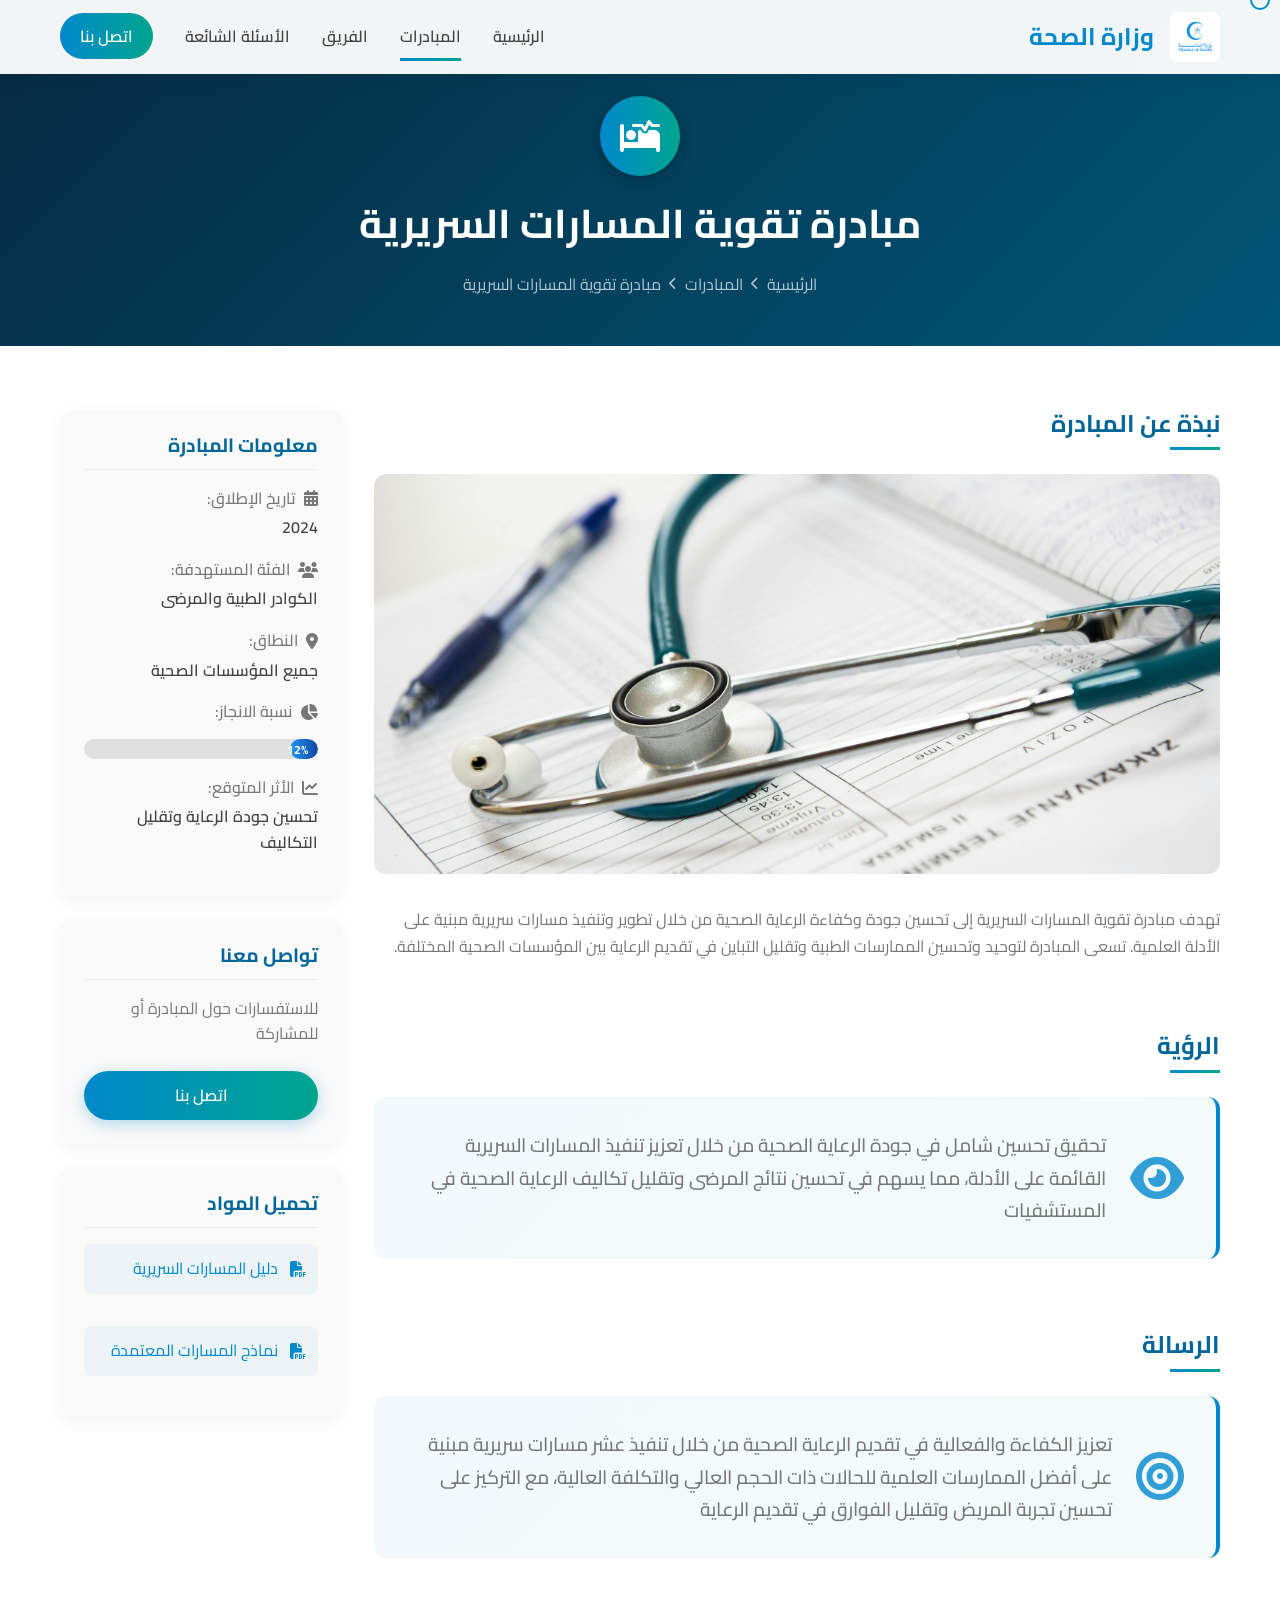
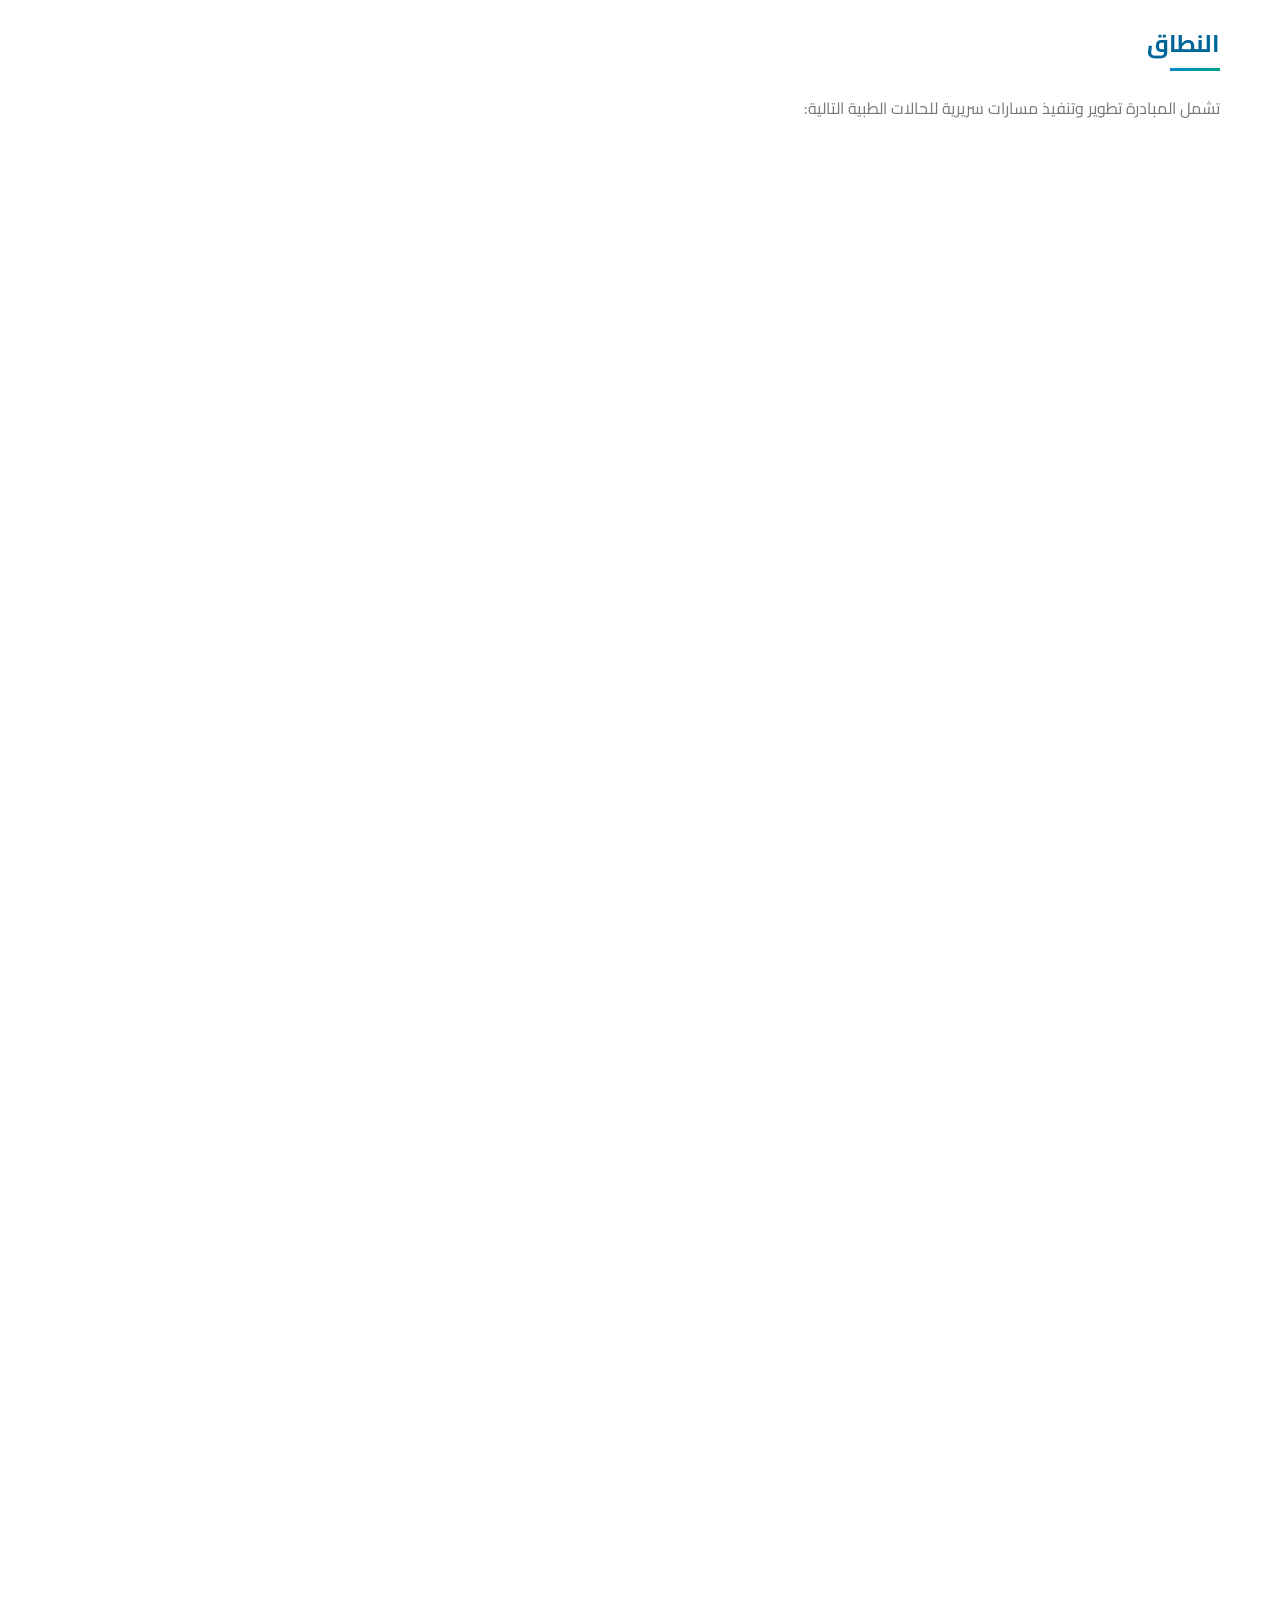
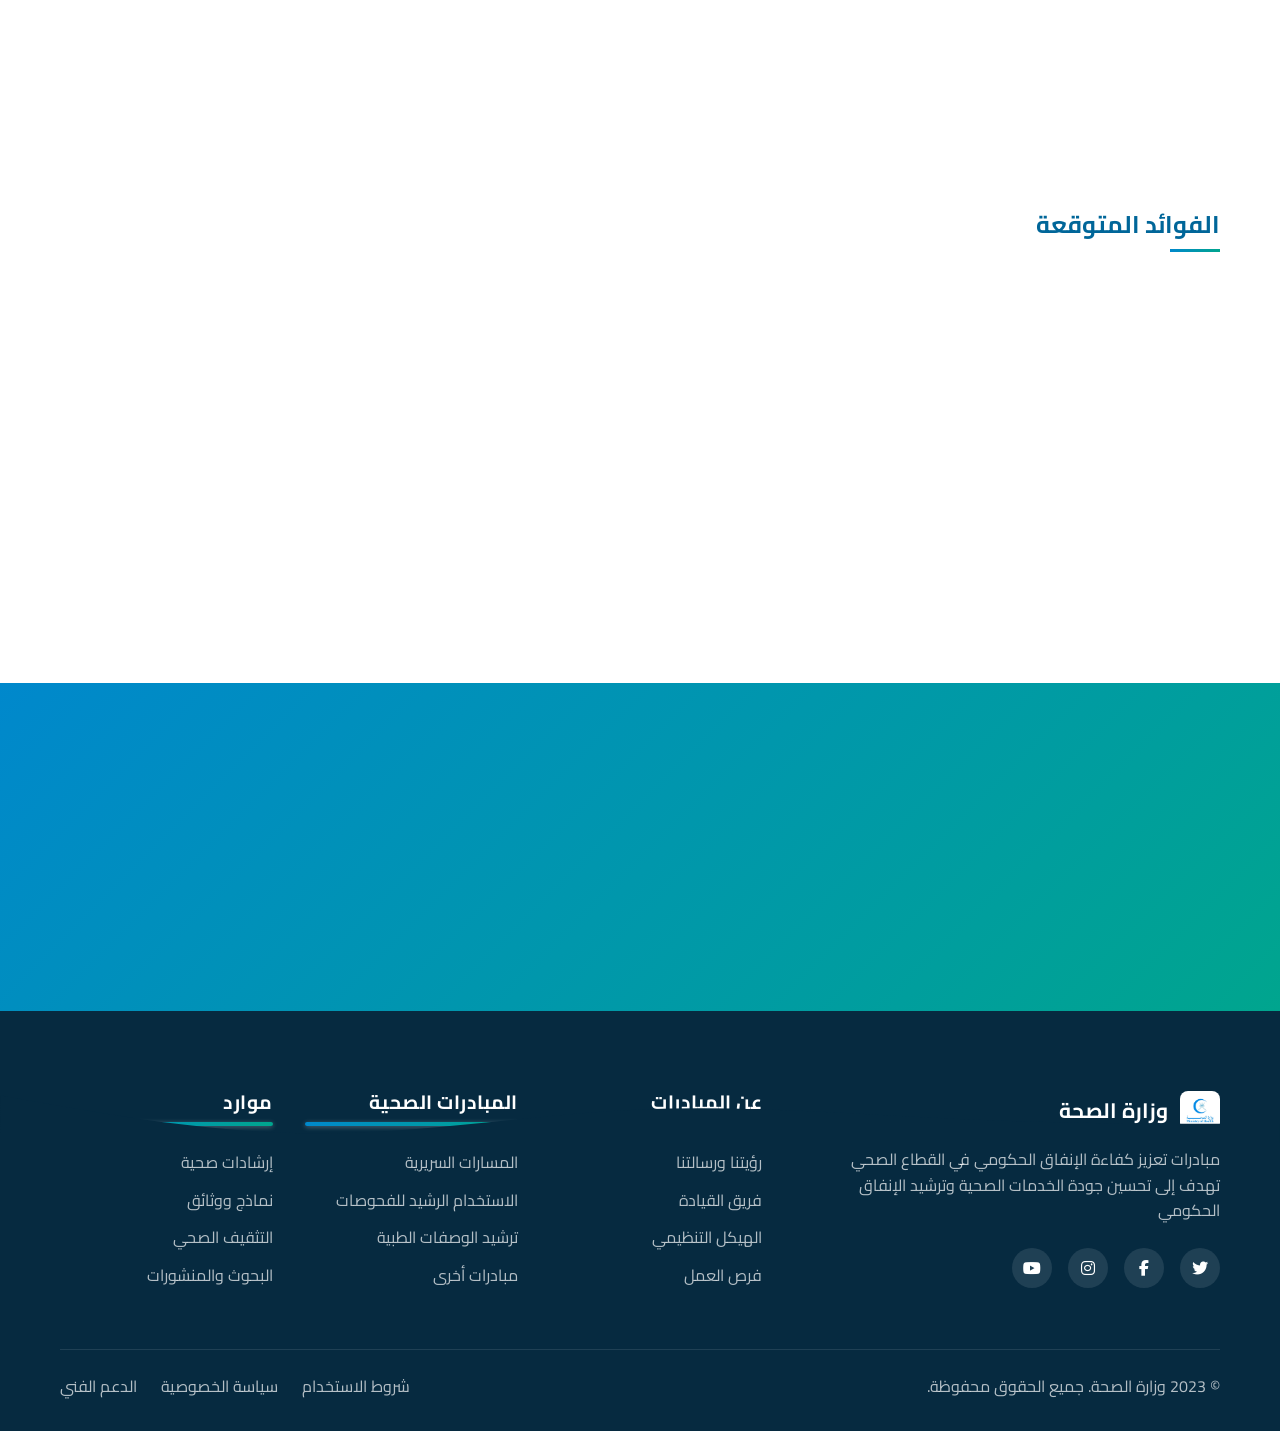
<file: initiative-clinical-pathways.html>
<!DOCTYPE html>
<html lang="ar" dir="rtl">
<head>
    <meta charset="UTF-8">
    <meta name="viewport" content="width=device-width, initial-scale=1.0">
    <title>مبادرة تقوية المسارات السريرية - وزارة الصحة</title>
    <link rel="stylesheet" href="css/styles.css">
    <link rel="stylesheet" href="https://cdnjs.cloudflare.com/ajax/libs/font-awesome/6.4.0/css/all.min.css">
    <link rel="stylesheet" href="https://fonts.googleapis.com/css2?family=Cairo:wght@300;400;500;600;700;800&display=swap">
    <link rel="stylesheet" href="https://unpkg.com/aos@2.3.1/dist/aos.css">
    <style>
        .timeline-button-container {
            margin-top: 15px;
            text-align: left;
        }
        
        .timeline-button {
            display: inline-flex;
            align-items: center;
            background: linear-gradient(90deg, var(--primary) 0%, var(--secondary) 100%);
            color: white;
            padding: 8px 15px;
            border-radius: 4px;
            text-decoration: none;
            transition: all 0.3s ease;
            font-size: 0.85rem;
            font-weight: 500;
            box-shadow: 0 2px 5px rgba(0,0,0,0.15);
        }
        
        .timeline-button i {
            margin-right: 8px;
        }
        
        .timeline-button:hover {
            transform: translateY(-2px);
            box-shadow: 0 4px 8px rgba(0,0,0,0.2);
        }
    </style>
</head>
<body>
    <!-- Custom Cursor -->
    <div class="custom-cursor"></div>

    <header>
        <div class="container">
            <div class="header-content">
                <div class="logo">
                    <img src="mhih7rqr58.jpg" alt="وزارة الصحة">
                    <h1>وزارة الصحة</h1>
                </div>
                <nav>
                    <div class="menu-toggle">
                        <i class="fas fa-bars"></i>
                    </div>
                    <ul class="nav-links">
                        <li><a href="index.html">الرئيسية</a></li>
                        <li><a href="index.html#initiatives" class="active">المبادرات</a></li>
                        <li><a href="index.html#team">الفريق</a></li>
                        <li><a href="index.html#faq">الأسئلة الشائعة</a></li>
                        <li><a href="index.html#contact" class="nav-cta">اتصل بنا</a></li>
                    </ul>
                </nav>
            </div>
        </div>
    </header>

    <section class="initiative-hero">
        <div class="container">
            <div class="initiative-hero-content" data-aos="fade-up">
                <div class="initiative-icon">
                    <i class="fas fa-procedures"></i>
                </div>
                <h1>مبادرة تقوية المسارات السريرية</h1>
                <div class="initiative-breadcrumb">
                    <a href="index.html">الرئيسية</a>
                    <i class="fas fa-chevron-left"></i>
                    <a href="index.html#initiatives">المبادرات</a>
                    <i class="fas fa-chevron-left"></i>
                    <span>مبادرة تقوية المسارات السريرية</span>
                </div>
            </div>
        </div>
    </section>

    <section class="initiative-details">
        <div class="container">
            <div class="initiative-content-wrapper">
                <div class="initiative-sidebar" data-aos="fade-left">
                    <div class="sidebar-card">
                        <h3>معلومات المبادرة</h3>
                        <ul>
                            <li>
                                <span class="info-label"><i class="fas fa-calendar-alt"></i> تاريخ الإطلاق:</span>
                                <span class="info-value">2024</span>
                            </li>
                            <li>
                                <span class="info-label"><i class="fas fa-users"></i> الفئة المستهدفة:</span>
                                <span class="info-value">الكوادر الطبية والمرضى</span>
                            </li>
                            <li>
                                <span class="info-label"><i class="fas fa-map-marker-alt"></i> النطاق:</span>
                                <span class="info-value">جميع المؤسسات الصحية</span>
                            </li>
                            <li>
                                <span class="info-label"><i class="fas fa-chart-pie"></i> نسبة الانجاز:</span>
                                <div style="margin-top: 10px; height: 20px; background-color: #e0e0e0; border-radius: 10px; overflow: hidden; position: relative;">
                                    <div style="height: 100%; width: 12%; background: linear-gradient(90deg, #2196F3, #0D47A1); border-radius: 10px;">
                                        <span style="position: absolute; right: 10px; top: 1px; color: white; font-weight: bold; font-size: 12px;">12%</span>
                                    </div>
                                </div>
                            </li>
                            <li>
                                <span class="info-label"><i class="fas fa-chart-line"></i> الأثر المتوقع:</span>
                                <span class="info-value">تحسين جودة الرعاية وتقليل التكاليف</span>
                            </li>
                        </ul>
                    </div>
                    <div class="sidebar-card">
                        <h3>تواصل معنا</h3>
                        <p>للاستفسارات حول المبادرة أو للمشاركة</p>
                        <a href="index.html#contact" class="btn btn-primary sidebar-cta">اتصل بنا</a>
                    </div>
                    <div class="sidebar-card download-card">
                        <h3>تحميل المواد</h3>
                        <ul class="download-list">
                            <li>
                                <a href="#" class="download-link">
                                    <i class="fas fa-file-pdf"></i>
                                    <span>دليل المسارات السريرية</span>
                                </a>
                            </li>
                            <li>
                                <a href="#" class="download-link">
                                    <i class="fas fa-file-pdf"></i>
                                    <span>نماذج المسارات المعتمدة</span>
                                </a>
                            </li>
                        </ul>
                    </div>
                </div>
                <div class="initiative-main-content" data-aos="fade-right">
                    <div class="content-section">
                        <h2 class="section-heading">نبذة عن المبادرة</h2>
                        <div class="content-block">
                            <img src="4ndteo7m8k.jpg" alt="مبادرة تقوية المسارات السريرية" class="main-image">
                            <p>تهدف مبادرة تقوية المسارات السريرية إلى تحسين جودة وكفاءة الرعاية الصحية من خلال تطوير وتنفيذ مسارات سريرية مبنية على الأدلة العلمية. تسعى المبادرة لتوحيد وتحسين الممارسات الطبية وتقليل التباين في تقديم الرعاية بين المؤسسات الصحية المختلفة.</p>
                        </div>
                    </div>

                    <div class="content-section">
                        <h2 class="section-heading">الرؤية</h2>
                        <div class="content-block vision-block">
                            <div class="vision-icon">
                                <i class="fas fa-eye"></i>
                            </div>
                            <p class="vision-text">تحقيق تحسين شامل في جودة الرعاية الصحية من خلال تعزيز تنفيذ المسارات السريرية القائمة على الأدلة، مما يسهم في تحسين نتائج المرضى وتقليل تكاليف الرعاية الصحية في المستشفيات</p>
                        </div>
                    </div>

                    <div class="content-section">
                        <h2 class="section-heading">الرسالة</h2>
                        <div class="content-block vision-block">
                            <div class="vision-icon">
                                <i class="fas fa-bullseye"></i>
                            </div>
                            <p class="vision-text">تعزيز الكفاءة والفعالية في تقديم الرعاية الصحية من خلال تنفيذ عشر مسارات سريرية مبنية على أفضل الممارسات العلمية للحالات ذات الحجم العالي والتكلفة العالية، مع التركيز على تحسين تجربة المريض وتقليل الفوارق في تقديم الرعاية</p>
                        </div>
                    </div>

                    <div class="content-section">
                        <h2 class="section-heading">النطاق</h2>
                        <div class="content-block">
                            <p>تشمل المبادرة تطوير وتنفيذ مسارات سريرية للحالات الطبية التالية:</p>
                            <ul class="goals-list">
                                <li data-aos="fade-up" data-aos-delay="100">
                                    <div class="goal-number">01</div>
                                    <div class="goal-content">
                                        <h3><a href="sepsis-timeline.html" style="color: inherit; text-decoration: none;">تسمم الدم، غير محدد</a></h3>
                                        <p>توحيد بروتوكولات تشخيص وعلاج حالات تسمم الدم مع التركيز على التشخيص المبكر وبدء العلاج في الوقت المناسب.</p>
<div class="timeline-button-container"><a href="sepsis-timeline.html" class="btn btn-primary btn-sm timeline-button">عرض المخطط الزمني <i class="fas fa-calendar-alt"></i></a></div>
                                    </div>
                                </li>
                                <li data-aos="fade-up" data-aos-delay="150">
                                    <div class="goal-number">02</div>
                                    <div class="goal-content">
                                        <h3><a href="epilepsy-timeline.html" style="color: inherit; text-decoration: none;">الصرع، غير محدد</a></h3>
                                        <p>وضع إرشادات موحدة للتعامل مع حالات الصرع، بما في ذلك التشخيص والعلاج والمتابعة طويلة الأمد.</p>
<div class="timeline-button-container"><a href="epilepsy-timeline.html" class="btn btn-primary btn-sm timeline-button">عرض المخطط الزمني <i class="fas fa-calendar-alt"></i></a></div>
                                    </div>
                                </li>
                                <li data-aos="fade-up" data-aos-delay="200">
                                    <div class="goal-number">03</div>
                                    <div class="goal-content">
                                        <h3><a href="fever-timeline.html" style="color: inherit; text-decoration: none;">الحمى، غير محدد</a></h3>
                                        <p>تطوير مسار سريري شامل للتعامل مع حالات الحمى مجهولة السبب، مع التركيز على التشخيص الدقيق وترشيد استخدام المضادات الحيوية.</p>
<div class="timeline-button-container"><a href="fever-timeline.html" class="btn btn-primary btn-sm timeline-button">عرض المخطط الزمني <i class="fas fa-calendar-alt"></i></a></div>
                                    </div>
                                </li>
                                <li data-aos="fade-up" data-aos-delay="250">
                                    <div class="goal-number">04</div>
                                    <div class="goal-content">
                                        <h3>التهاب الجهاز التنفسي العلوي الحاد، غير محدد</h3>
                                        <p>توحيد بروتوكولات التشخيص والعلاج لحالات التهاب الجهاز التنفسي العلوي مع التركيز على الاستخدام الرشيد للمضادات الحيوية.</p>
                                    </div>
                                </li>
                                <li data-aos="fade-up" data-aos-delay="300">
                                    <div class="goal-number">05</div>
                                    <div class="goal-content">
                                        <h3>مرض الكلى في المرحلة النهائية</h3>
                                        <p>تطوير مسار سريري متكامل لإدارة حالات مرض الكلى في المرحلة النهائية، بما في ذلك بروتوكولات الغسيل الكلوي وزراعة الكلى.</p>
                                    </div>
                                </li>
                                <li data-aos="fade-up" data-aos-delay="350">
                                    <div class="goal-number">06</div>
                                    <div class="goal-content">
                                        <h3>فقر الدم، غير محدد</h3>
                                        <p>وضع إرشادات موحدة لتشخيص وعلاج حالات فقر الدم المختلفة، مع التركيز على تحديد السبب الأساسي والعلاج المناسب.</p>
                                    </div>
                                </li>
                                <li data-aos="fade-up" data-aos-delay="400">
                                    <div class="goal-number">07</div>
                                    <div class="goal-content">
                                        <h3>التهاب الزائدة الدودية الحاد، غير محدد</h3>
                                        <p>توحيد بروتوكولات التشخيص والتدخل الجراحي لحالات التهاب الزائدة الدودية، مع التركيز على التشخيص المبكر وتقليل المضاعفات.</p>
                                    </div>
                                </li>
                                <li data-aos="fade-up" data-aos-delay="450">
                                    <div class="goal-number">08</div>
                                    <div class="goal-content">
                                        <h3>الغثيان والقيء، غير محدد</h3>
                                        <p>تطوير مسار سريري للتعامل مع حالات الغثيان والقيء، مع التركيز على تحديد السبب الأساسي وتوفير العلاج المناسب.</p>
                                    </div>
                                </li>
                                <li data-aos="fade-up" data-aos-delay="500">
                                    <div class="goal-number">09</div>
                                    <div class="goal-content">
                                        <h3>التهاب الشعب الهوائية الحاد، غير محدد</h3>
                                        <p>وضع إرشادات موحدة لتشخيص وعلاج حالات التهاب الشعب الهوائية، مع التركيز على تحسين نتائج المرضى وتقليل مدة الإقامة في المستشفى.</p>
                                    </div>
                                </li>
                                <li data-aos="fade-up" data-aos-delay="550">
                                    <div class="goal-number">10</div>
                                    <div class="goal-content">
                                        <h3>التهاب اللوزتين الحاد، غير محدد</h3>
                                        <p>توحيد بروتوكولات التشخيص والعلاج لالتهاب اللوزتين، مع التركيز على معايير استخدام المضادات الحيوية والتدخل الجراحي.</p>
                                    </div>
                                </li>
                            </ul>
                        </div>
                    </div>

                    <div class="content-section">
                        <h2 class="section-heading">الفوائد المتوقعة</h2>
                        <div class="content-block scope-block">
                            <div class="scope-item" data-aos="fade-up">
                                <div class="scope-icon">
                                    <i class="fas fa-heartbeat"></i>
                                </div>
                                <div class="scope-content">
                                    <h3>تحسين نتائج المرضى</h3>
                                    <p>تقليل معدلات المضاعفات وإعادة الدخول إلى المستشفى، وتحسين معدلات الشفاء والنتائج الصحية للمرضى.</p>
                                </div>
                            </div>
                            <div class="scope-item" data-aos="fade-up" data-aos-delay="100">
                                <div class="scope-icon">
                                    <i class="fas fa-coins"></i>
                                </div>
                                <div class="scope-content">
                                    <h3>تقليل التكاليف</h3>
                                    <p>خفض تكاليف الرعاية الصحية من خلال تقليل الإجراءات غير الضرورية، وتقصير مدة الإقامة في المستشفى.</p>
                                </div>
                            </div>
                            <div class="scope-item" data-aos="fade-up" data-aos-delay="200">
                                <div class="scope-icon">
                                    <i class="fas fa-check-circle"></i>
                                </div>
                                <div class="scope-content">
                                    <h3>توحيد الممارسات</h3>
                                    <p>تقليل التباين في تقديم الرعاية الصحية بين مختلف المؤسسات والممارسين الصحيين.</p>
                                </div>
                            </div>
                        </div>
                    </div>
                </div>
            </div>
        </div>
    </section>

    <section class="cta-section">
        <div class="container">
            <div class="cta-content" data-aos="fade-up">
                <h2>هل ترغب في المساهمة في تحسين المسارات السريرية؟</h2>
                <p>انضم إلى جهودنا في تطوير وتنفيذ مسارات سريرية قائمة على الأدلة لتحسين جودة الرعاية الصحية</p>
                <a href="index.html#contact" class="btn btn-primary">تواصل معنا</a>
            </div>
        </div>
    </section>

    <footer>
        <div class="footer-wave">
            <svg xmlns="http://www.w3.org/2000/svg" viewBox="0 0 1440 150">
                <path fill="#062A40" d="M0,96L60,106.7C120,117,240,139,360,138.7C480,139,600,117,720,112C840,107,960,117,1080,122.7C1200,128,1320,128,1380,128L1440,128L1440,150L1380,150C1320,150,1200,150,1080,150C960,150,840,150,720,150C600,150,480,150,360,150C240,150,120,150,60,150L0,150Z"></path>
            </svg>
        </div>
        <div class="footer-content">
            <div class="container">
                <div class="footer-grid">
                    <div class="footer-about">
                        <div class="footer-logo">
                            <img src="mhih7rqr58.jpg" alt="وزارة الصحة">
                            <h3>وزارة الصحة</h3>
                        </div>
                        <p>مبادرات تعزيز كفاءة الإنفاق الحكومي في القطاع الصحي تهدف إلى تحسين جودة الخدمات الصحية وترشيد الإنفاق الحكومي</p>
                        <div class="social-media">
                            <a href="#"><i class="fab fa-twitter"></i></a>
                            <a href="#"><i class="fab fa-facebook-f"></i></a>
                            <a href="#"><i class="fab fa-instagram"></i></a>
                            <a href="#"><i class="fab fa-youtube"></i></a>
                        </div>
                    </div>
                    <div class="footer-links">
                        <h3>عن المبادرات</h3>
                        <ul>
                            <li><a href="#">رؤيتنا ورسالتنا</a></li>
                            <li><a href="#">فريق القيادة</a></li>
                            <li><a href="#">الهيكل التنظيمي</a></li>
                            <li><a href="#">فرص العمل</a></li>
                        </ul>
                    </div>
                    <div class="footer-links">
                        <h3>المبادرات الصحية</h3>
                        <ul>
                            <li><a href="#">المسارات السريرية</a></li>
                            <li><a href="#">الاستخدام الرشيد للفحوصات</a></li>
                            <li><a href="#">ترشيد الوصفات الطبية</a></li>
                            <li><a href="#">مبادرات أخرى</a></li>
                        </ul>
                    </div>
                    <div class="footer-links">
                        <h3>موارد</h3>
                        <ul>
                            <li><a href="#">إرشادات صحية</a></li>
                            <li><a href="#">نماذج ووثائق</a></li>
                            <li><a href="#">التثقيف الصحي</a></li>
                            <li><a href="#">البحوث والمنشورات</a></li>
                        </ul>
                    </div>
                </div>
                <div class="footer-bottom">
                    <p>&copy; 2023 وزارة الصحة. جميع الحقوق محفوظة.</p>
                    <ul class="footer-bottom-links">
                        <li><a href="#">شروط الاستخدام</a></li>
                        <li><a href="#">سياسة الخصوصية</a></li>
                        <li><a href="#">الدعم الفني</a></li>
                    </ul>
                </div>
            </div>
        </div>
    </footer>

    <!-- Back to top button -->
    <div class="back-to-top">
        <i class="fas fa-chevron-up"></i>
    </div>

    <script src="https://unpkg.com/aos@2.3.1/dist/aos.js"></script>
    <script src="js/main.js"></script>
</body>
</html>
</file>
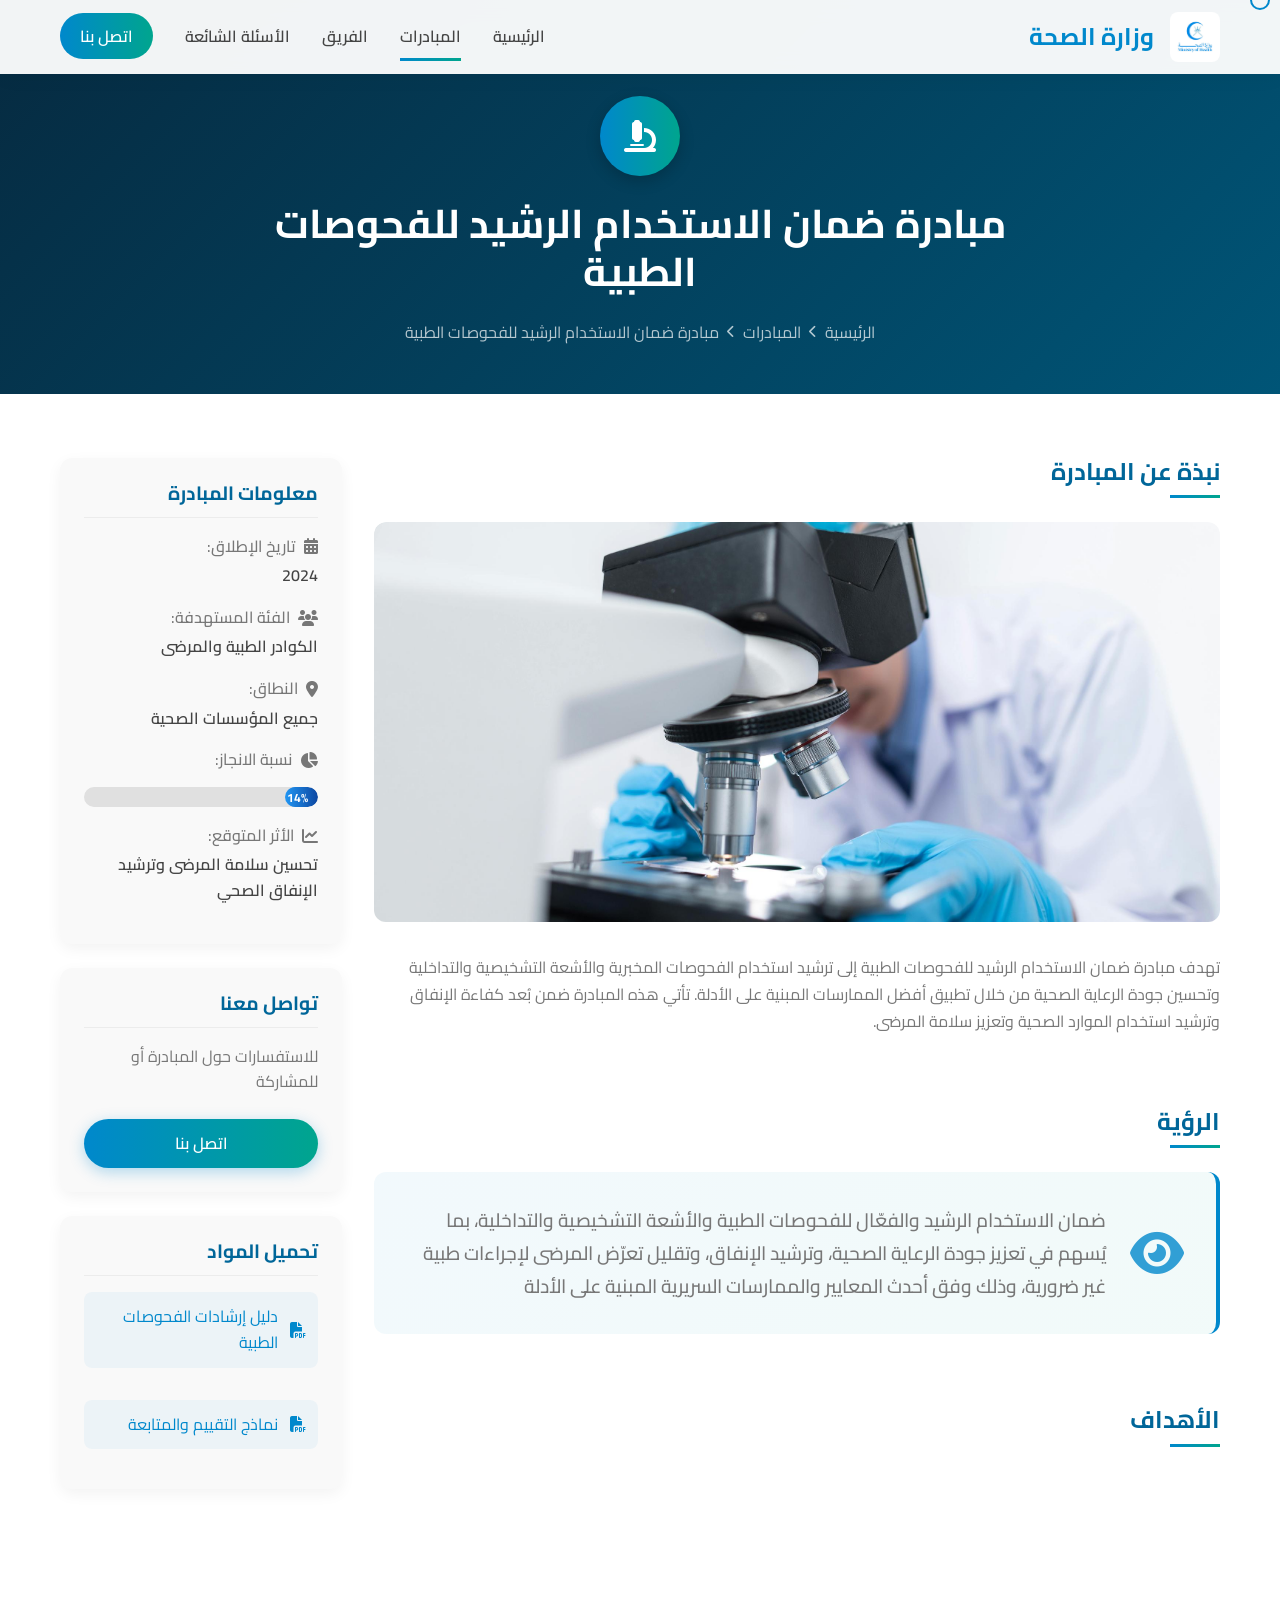
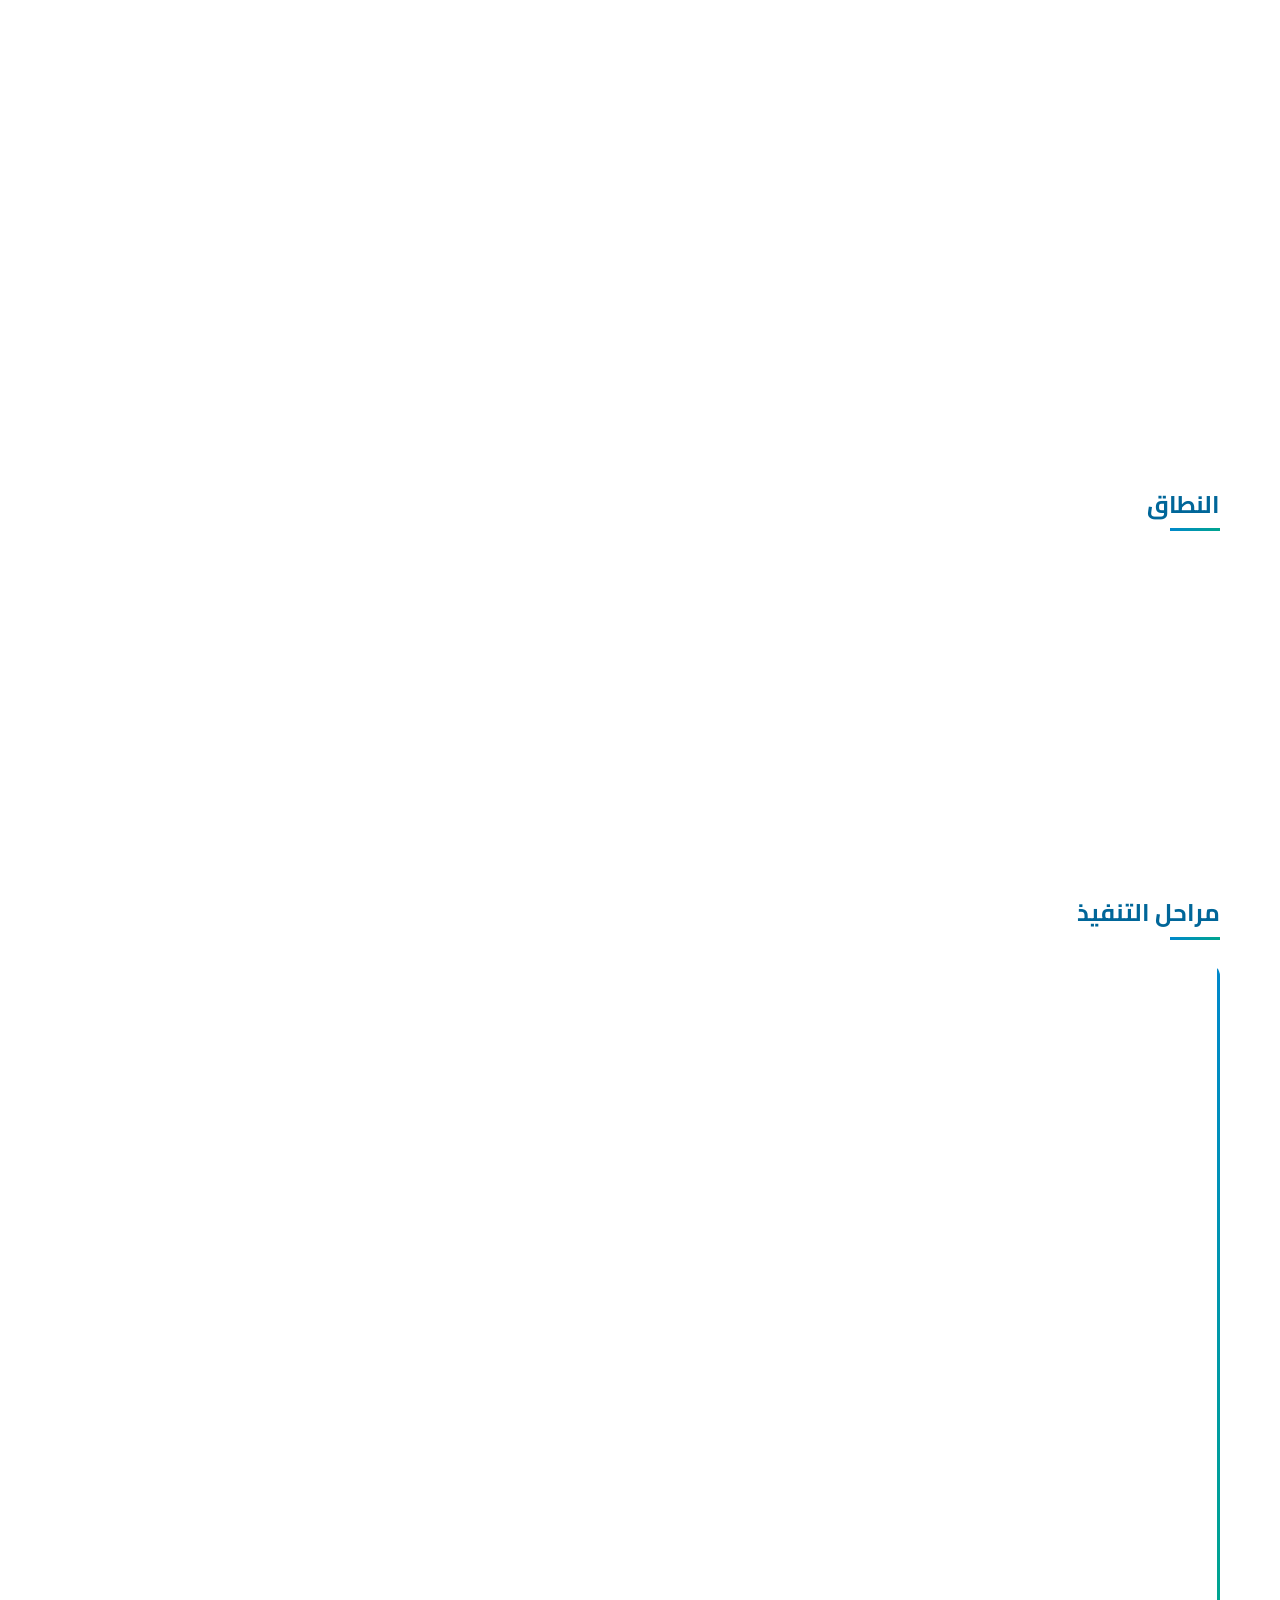
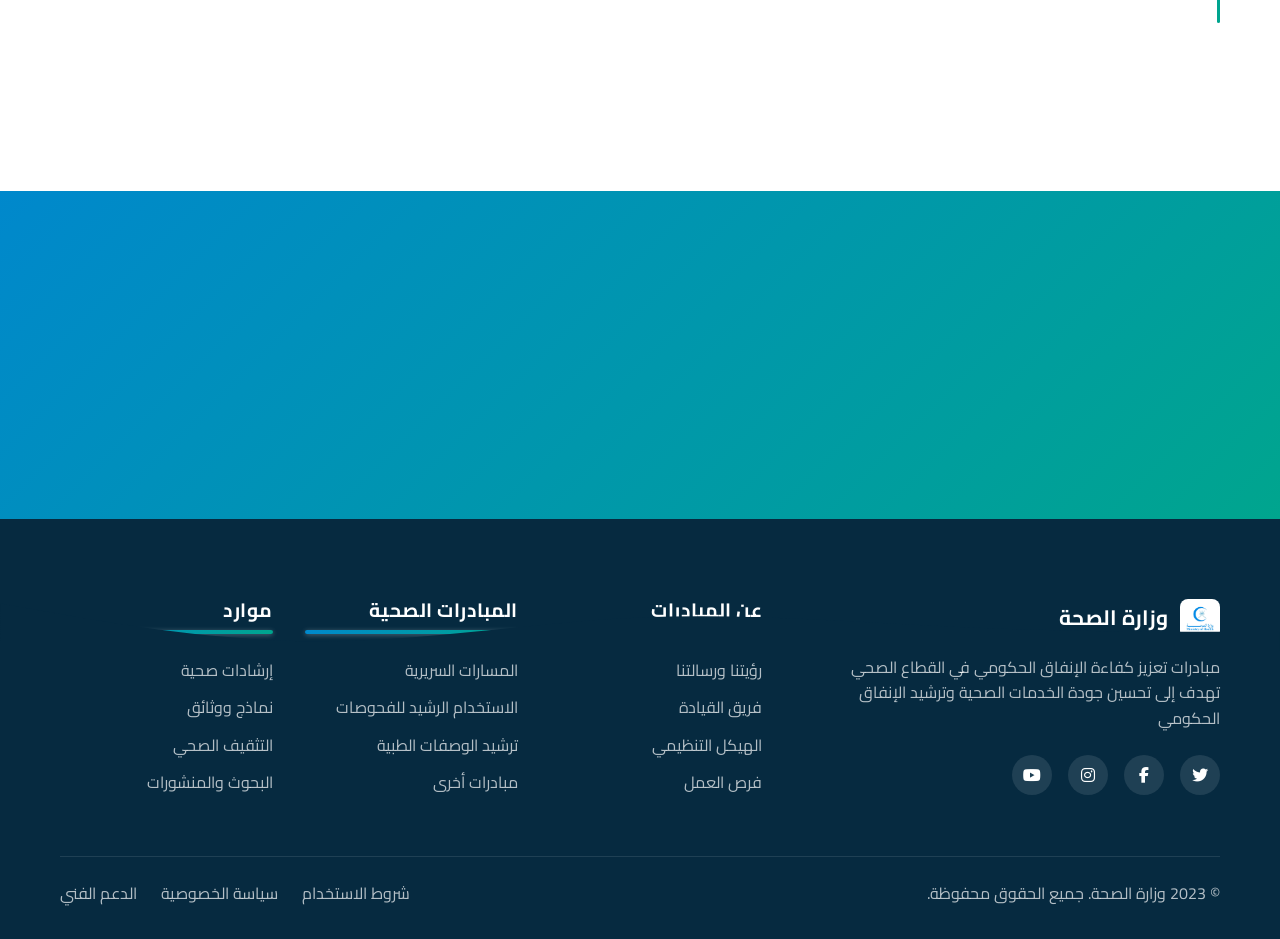
<file: initiative-medical-tests.html>
<!DOCTYPE html>
<html lang="ar" dir="rtl">
<head>
    <meta charset="UTF-8">
    <meta name="viewport" content="width=device-width, initial-scale=1.0">
    <title>مبادرة ضمان الاستخدام الرشيد للفحوصات الطبية - وزارة الصحة</title>
    <link rel="stylesheet" href="css/styles.css">
    <link rel="stylesheet" href="https://cdnjs.cloudflare.com/ajax/libs/font-awesome/6.4.0/css/all.min.css">
    <link rel="stylesheet" href="https://fonts.googleapis.com/css2?family=Cairo:wght@300;400;500;600;700;800&display=swap">
    <link rel="stylesheet" href="https://unpkg.com/aos@2.3.1/dist/aos.css">
</head>
<body>
    <!-- Custom Cursor -->
    <div class="custom-cursor"></div>

    <header>
        <div class="container">
            <div class="header-content">
                <div class="logo">
                    <img src="mhih7rqr58.jpg" alt="وزارة الصحة">
                    <h1>وزارة الصحة</h1>
                </div>
                <nav>
                    <div class="menu-toggle">
                        <i class="fas fa-bars"></i>
                    </div>
                    <ul class="nav-links">
                        <li><a href="index.html">الرئيسية</a></li>
                        <li><a href="index.html#initiatives" class="active">المبادرات</a></li>
                        <li><a href="index.html#team">الفريق</a></li>
                        <li><a href="index.html#faq">الأسئلة الشائعة</a></li>
                        <li><a href="index.html#contact" class="nav-cta">اتصل بنا</a></li>
                    </ul>
                </nav>
            </div>
        </div>
    </header>

    <section class="initiative-hero">
        <div class="container">
            <div class="initiative-hero-content" data-aos="fade-up">
                <div class="initiative-icon">
                    <i class="fas fa-microscope"></i>
                </div>
                <h1>مبادرة ضمان الاستخدام الرشيد للفحوصات الطبية</h1>
                <div class="initiative-breadcrumb">
                    <a href="index.html">الرئيسية</a>
                    <i class="fas fa-chevron-left"></i>
                    <a href="index.html#initiatives">المبادرات</a>
                    <i class="fas fa-chevron-left"></i>
                    <span>مبادرة ضمان الاستخدام الرشيد للفحوصات الطبية</span>
                </div>
            </div>
        </div>
    </section>

    <section class="initiative-details">
        <div class="container">
            <div class="initiative-content-wrapper">
                <div class="initiative-sidebar" data-aos="fade-left">
                    <div class="sidebar-card">
                        <h3>معلومات المبادرة</h3>
                        <ul>
                            <li>
                                <span class="info-label"><i class="fas fa-calendar-alt"></i> تاريخ الإطلاق:</span>
                                <span class="info-value">2024</span>
                            </li>
                            <li>
                                <span class="info-label"><i class="fas fa-users"></i> الفئة المستهدفة:</span>
                                <span class="info-value">الكوادر الطبية والمرضى</span>
                            </li>
                            <li>
                                <span class="info-label"><i class="fas fa-map-marker-alt"></i> النطاق:</span>
                                <span class="info-value">جميع المؤسسات الصحية</span>
                            </li>
                            <li>
                                <span class="info-label"><i class="fas fa-chart-pie"></i> نسبة الانجاز:</span>
                                <div style="margin-top: 10px; height: 20px; background-color: #e0e0e0; border-radius: 10px; overflow: hidden; position: relative;">
                                    <div style="height: 100%; width: 14%; background: linear-gradient(90deg, #2196F3, #0D47A1); border-radius: 10px;">
                                        <span style="position: absolute; right: 10px; top: 1px; color: white; font-weight: bold; font-size: 12px;">14%</span>
                                    </div>
                                </div>
                            </li>
                            <li>
                                <span class="info-label"><i class="fas fa-chart-line"></i> الأثر المتوقع:</span>
                                <span class="info-value">تحسين سلامة المرضى وترشيد الإنفاق الصحي</span>
                            </li>
                        </ul>
                    </div>
                    <div class="sidebar-card">
                        <h3>تواصل معنا</h3>
                        <p>للاستفسارات حول المبادرة أو للمشاركة</p>
                        <a href="index.html#contact" class="btn btn-primary sidebar-cta">اتصل بنا</a>
                    </div>
                    <div class="sidebar-card download-card">
                        <h3>تحميل المواد</h3>
                        <ul class="download-list">
                            <li>
                                <a href="#" class="download-link">
                                    <i class="fas fa-file-pdf"></i>
                                    <span>دليل إرشادات الفحوصات الطبية</span>
                                </a>
                            </li>
                            <li>
                                <a href="#" class="download-link">
                                    <i class="fas fa-file-pdf"></i>
                                    <span>نماذج التقييم والمتابعة</span>
                                </a>
                            </li>
                        </ul>
                    </div>
                </div>
                <div class="initiative-main-content" data-aos="fade-right">
                    <div class="content-section">
                        <h2 class="section-heading">نبذة عن المبادرة</h2>
                        <div class="content-block">
                            <img src="hzbmyjwe6x.jpg" alt="مبادرة ضمان الاستخدام الرشيد للفحوصات الطبية" class="main-image">
                            <p>تهدف مبادرة ضمان الاستخدام الرشيد للفحوصات الطبية إلى ترشيد استخدام الفحوصات المخبرية والأشعة التشخيصية والتداخلية وتحسين جودة الرعاية الصحية من خلال تطبيق أفضل الممارسات المبنية على الأدلة. تأتي هذه المبادرة ضمن بُعد كفاءة الإنفاق وترشيد استخدام الموارد الصحية وتعزيز سلامة المرضى.</p>
                        </div>
                    </div>

                    <div class="content-section">
                        <h2 class="section-heading">الرؤية</h2>
                        <div class="content-block vision-block">
                            <div class="vision-icon">
                                <i class="fas fa-eye"></i>
                            </div>
                            <p class="vision-text">ضمان الاستخدام الرشيد والفعّال للفحوصات الطبية والأشعة التشخيصية والتداخلية، بما يُسهم في تعزيز جودة الرعاية الصحية، وترشيد الإنفاق، وتقليل تعرّض المرضى لإجراءات طبية غير ضرورية، وذلك وفق أحدث المعايير والممارسات السريرية المبنية على الأدلة</p>
                        </div>
                    </div>

                    <div class="content-section">
                        <h2 class="section-heading">الأهداف</h2>
                        <div class="content-block goals-block">
                            <ul class="goals-list">
                                <li data-aos="fade-up" data-aos-delay="100">
                                    <div class="goal-number">01</div>
                                    <div class="goal-content">
                                        <h3>حماية المرضى من التعرض غير الضروري</h3>
                                        <p>حماية المرضى من التعرض غير الضروري للجرعات الزائدة من الأشعة أو سحب عينات الدم المتكررة دون مبرر طبي واضح.</p>
                                    </div>
                                </li>
                                <li data-aos="fade-up" data-aos-delay="200">
                                    <div class="goal-number">02</div>
                                    <div class="goal-content">
                                        <h3>تقليل الضغط التشغيلي</h3>
                                        <p>تقليل الضغط التشغيلي على الكوادر الطبية والأجهزة والمستلزمات، مما يسهم في تحسين جودة الرعاية المقدمة.</p>
                                    </div>
                                </li>
                                <li data-aos="fade-up" data-aos-delay="300">
                                    <div class="goal-number">03</div>
                                    <div class="goal-content">
                                        <h3>تعزيز كفاءة الإنفاق الصحي</h3>
                                        <p>تعزيز كفاءة الإنفاق الصحي من خلال ترشيد استخدام الفحوصات الطبية والإشعاعية التشخيصية والتداخلية.</p>
                                    </div>
                                </li>
                                <li data-aos="fade-up" data-aos-delay="400">
                                    <div class="goal-number">04</div>
                                    <div class="goal-content">
                                        <h3>رفع مستوى الوعي المهني</h3>
                                        <p>رفع مستوى الوعي المهني بالممارسات الصحية السليمة لدى الفرق الطبية والطبية المساندة، بما يعزز من جودة الأداء وسلامة المرضى.</p>
                                    </div>
                                </li>
                            </ul>
                        </div>
                    </div>

                    <div class="content-section">
                        <h2 class="section-heading">النطاق</h2>
                        <div class="content-block scope-block">
                            <div class="scope-item" data-aos="fade-up">
                                <div class="scope-icon">
                                    <i class="fas fa-hospital"></i>
                                </div>
                                <div class="scope-content">
                                    <h3>المؤسسات الصحية</h3>
                                    <p>تشمل المبادرة جميع المؤسسات الصحية في السلطنة، مع التركيز على المستشفيات والمراكز الصحية الأولية.</p>
                                </div>
                            </div>
                            <div class="scope-item" data-aos="fade-up" data-aos-delay="100">
                                <div class="scope-icon">
                                    <i class="fas fa-user-md"></i>
                                </div>
                                <div class="scope-content">
                                    <h3>مقدمي الرعاية الصحية</h3>
                                    <p>تستهدف المبادرة الأطباء واختصاصيي المختبرات والأشعة وجميع العاملين في مجال طلب وإجراء الفحوصات الطبية.</p>
                                </div>
                            </div>
                            <div class="scope-item" data-aos="fade-up" data-aos-delay="200">
                                <div class="scope-icon">
                                    <i class="fas fa-users"></i>
                                </div>
                                <div class="scope-content">
                                    <h3>المرضى والمراجعين</h3>
                                    <p>تشمل المبادرة المرضى والمراجعين للمؤسسات الصحية من خلال رفع الوعي حول الاستخدام الرشيد للفحوصات الطبية.</p>
                                </div>
                            </div>
                        </div>
                    </div>

                    <div class="content-section">
                        <h2 class="section-heading">مراحل التنفيذ</h2>
                        <div class="content-block">                            
                            <div class="timeline-block">
                                <div class="timeline">
                                    <div class="timeline-item" data-aos="fade-up">
                                        <div class="timeline-dot"></div>
                                        <div class="timeline-content">
                                            <h3>المرحلة الأولى: التقييم</h3>
                                            <p>تقييم الوضع الحالي لممارسات طلب وإجراء الفحوصات الطبية وتحديد مجالات التحسين.</p>
                                            <div class="timeline-date">الربع الأول 2023</div>
                                        </div>
                                    </div>
                                    <div class="timeline-item" data-aos="fade-up" data-aos-delay="100">
                                        <div class="timeline-dot"></div>
                                        <div class="timeline-content">
                                            <h3>المرحلة الثانية: التخطيط</h3>
                                            <p>تطوير الاستراتيجيات والسياسات والإرشادات اللازمة للتنفيذ.</p>
                                            <div class="timeline-date">الربع الثاني 2023</div>
                                        </div>
                                    </div>
                                    <div class="timeline-item" data-aos="fade-up" data-aos-delay="200">
                                        <div class="timeline-dot"></div>
                                        <div class="timeline-content">
                                            <h3>المرحلة الثالثة: التنفيذ</h3>
                                            <p>تنفيذ الاستراتيجيات والسياسات في المؤسسات الصحية المستهدفة.</p>
                                        </div>
                                    </div>
                                    <div class="timeline-item" data-aos="fade-up" data-aos-delay="300">
                                        <div class="timeline-dot"></div>
                                        <div class="timeline-content">
                                            <h3>المرحلة الرابعة: المتابعة والتقييم</h3>
                                            <p>متابعة التنفيذ وتقييم النتائج وإجراء التعديلات اللازمة.</p>
                                        </div>
                                    </div>
                                </div>
                            </div>
                        </div>
                    </div>
                </div>
            </div>
        </div>
    </section>

    <section class="cta-section">
        <div class="container">
            <div class="cta-content" data-aos="fade-up">
                <h2>هل ترغب في المساهمة في تحسين استخدام الفحوصات الطبية؟</h2>
                <p>انضم إلى جهودنا في تعزيز الاستخدام الرشيد للفحوصات الطبية وتحسين سلامة المرضى</p>
                <a href="index.html#contact" class="btn btn-primary">تواصل معنا</a>
            </div>
        </div>
    </section>

    <footer>
        <div class="footer-wave">
            <svg xmlns="http://www.w3.org/2000/svg" viewBox="0 0 1440 150">
                <path fill="#062A40" d="M0,96L60,106.7C120,117,240,139,360,138.7C480,139,600,117,720,112C840,107,960,117,1080,122.7C1200,128,1320,128,1380,128L1440,128L1440,150L1380,150C1320,150,1200,150,1080,150C960,150,840,150,720,150C600,150,480,150,360,150C240,150,120,150,60,150L0,150Z"></path>
            </svg>
        </div>
        <div class="footer-content">
            <div class="container">
                <div class="footer-grid">
                    <div class="footer-about">
                        <div class="footer-logo">
                            <img src="mhih7rqr58.jpg" alt="وزارة الصحة">
                            <h3>وزارة الصحة</h3>
                        </div>
                        <p>مبادرات تعزيز كفاءة الإنفاق الحكومي في القطاع الصحي تهدف إلى تحسين جودة الخدمات الصحية وترشيد الإنفاق الحكومي</p>
                        <div class="social-media">
                            <a href="#"><i class="fab fa-twitter"></i></a>
                            <a href="#"><i class="fab fa-facebook-f"></i></a>
                            <a href="#"><i class="fab fa-instagram"></i></a>
                            <a href="#"><i class="fab fa-youtube"></i></a>
                        </div>
                    </div>
                    <div class="footer-links">
                        <h3>عن المبادرات</h3>
                        <ul>
                            <li><a href="#">رؤيتنا ورسالتنا</a></li>
                            <li><a href="#">فريق القيادة</a></li>
                            <li><a href="#">الهيكل التنظيمي</a></li>
                            <li><a href="#">فرص العمل</a></li>
                        </ul>
                    </div>
                    <div class="footer-links">
                        <h3>المبادرات الصحية</h3>
                        <ul>
                            <li><a href="#">المسارات السريرية</a></li>
                            <li><a href="#">الاستخدام الرشيد للفحوصات</a></li>
                            <li><a href="#">ترشيد الوصفات الطبية</a></li>
                            <li><a href="#">مبادرات أخرى</a></li>
                        </ul>
                    </div>
                    <div class="footer-links">
                        <h3>موارد</h3>
                        <ul>
                            <li><a href="#">إرشادات صحية</a></li>
                            <li><a href="#">نماذج ووثائق</a></li>
                            <li><a href="#">التثقيف الصحي</a></li>
                            <li><a href="#">البحوث والمنشورات</a></li>
                        </ul>
                    </div>
                </div>
                <div class="footer-bottom">
                    <p>&copy; 2023 وزارة الصحة. جميع الحقوق محفوظة.</p>
                    <ul class="footer-bottom-links">
                        <li><a href="#">شروط الاستخدام</a></li>
                        <li><a href="#">سياسة الخصوصية</a></li>
                        <li><a href="#">الدعم الفني</a></li>
                    </ul>
                </div>
            </div>
        </div>
    </footer>

    <!-- Back to top button -->
    <div class="back-to-top">
        <i class="fas fa-chevron-up"></i>
    </div>

    <script src="https://unpkg.com/aos@2.3.1/dist/aos.js"></script>
    <script src="js/main.js"></script>
</body>
</html>
</file>
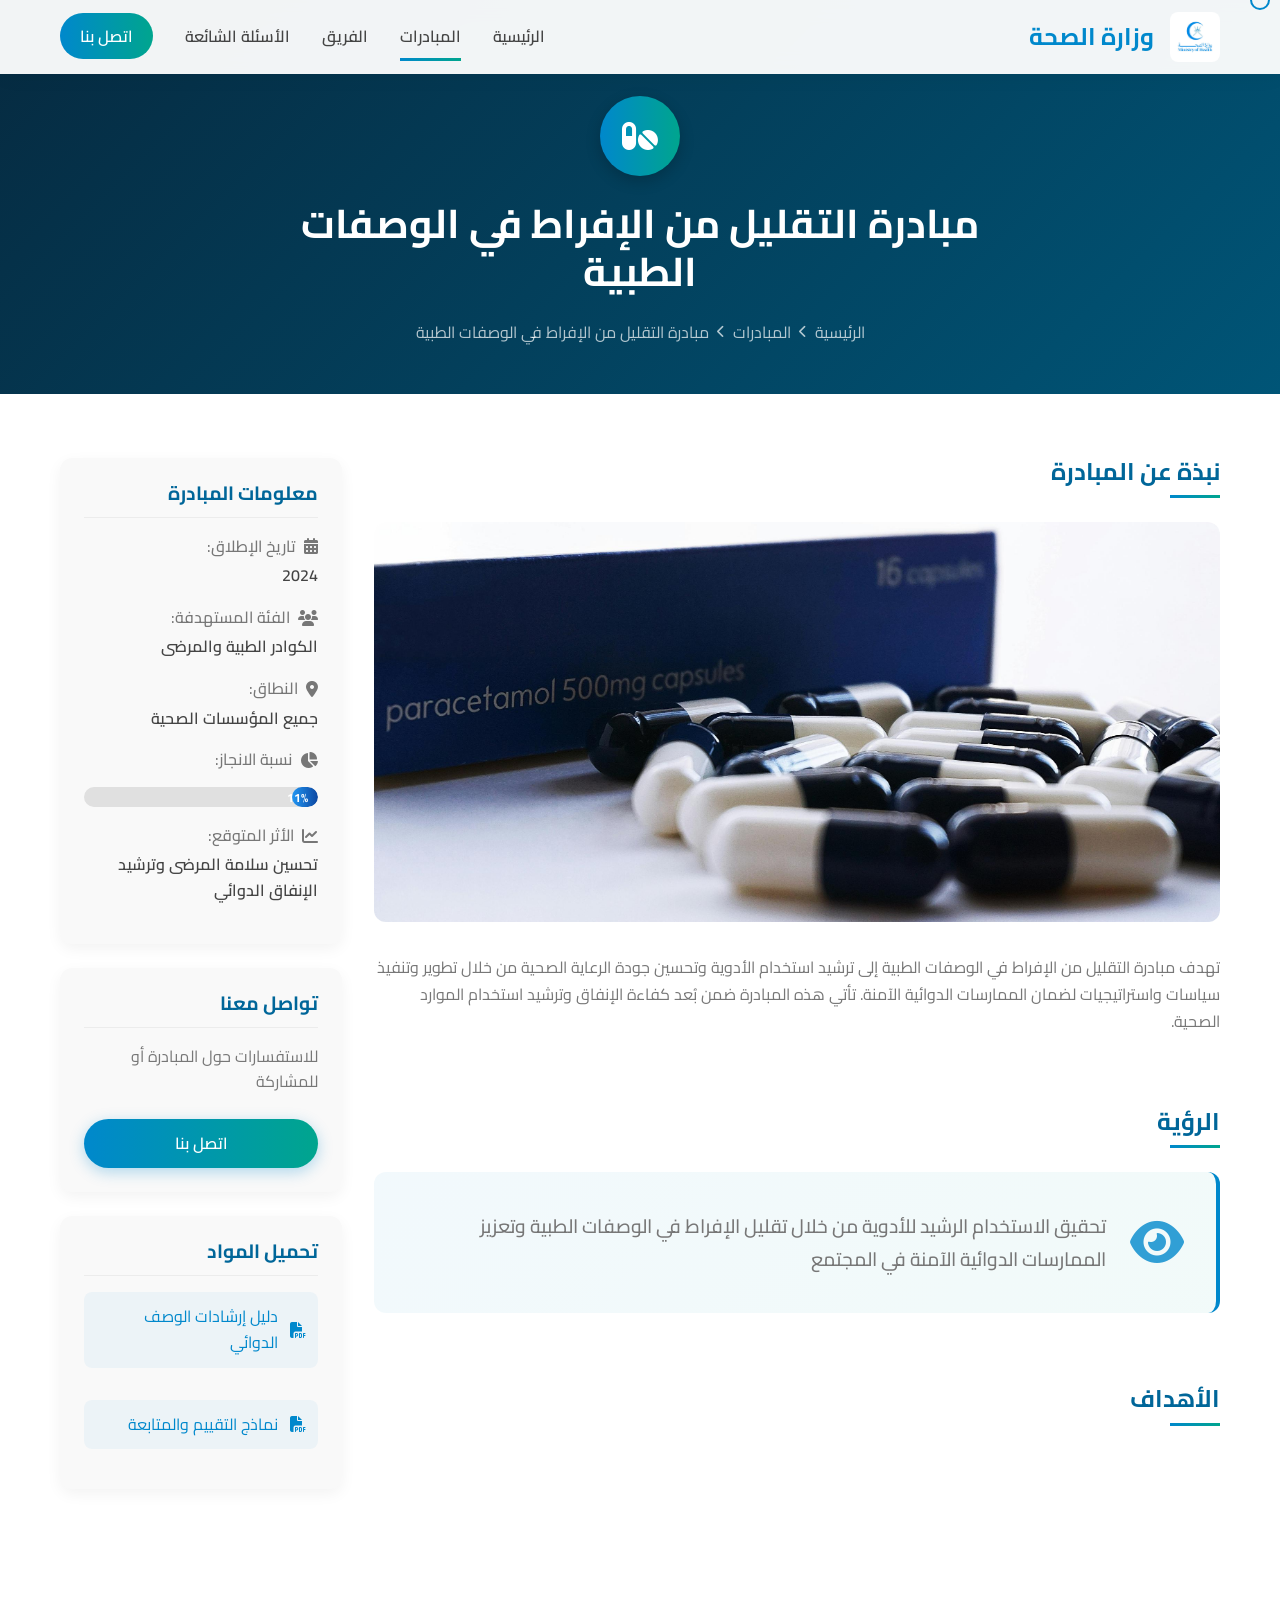
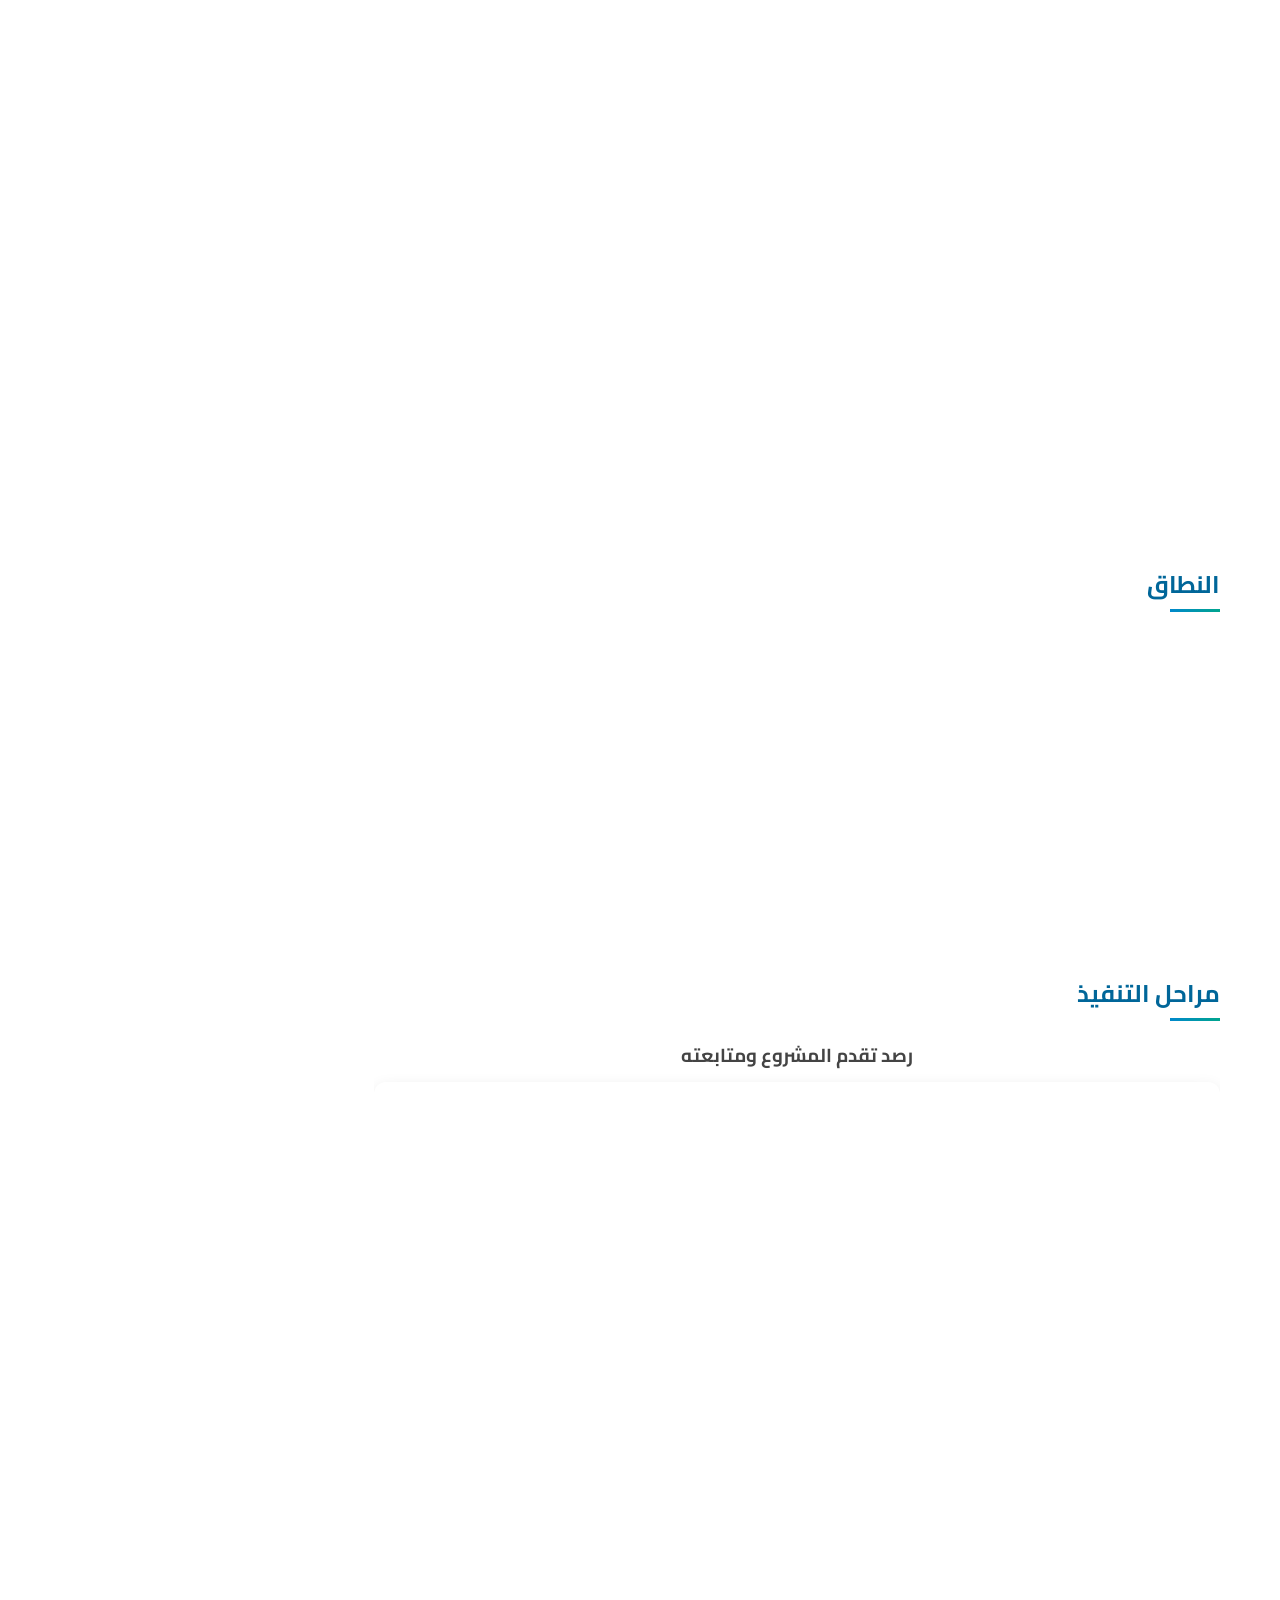
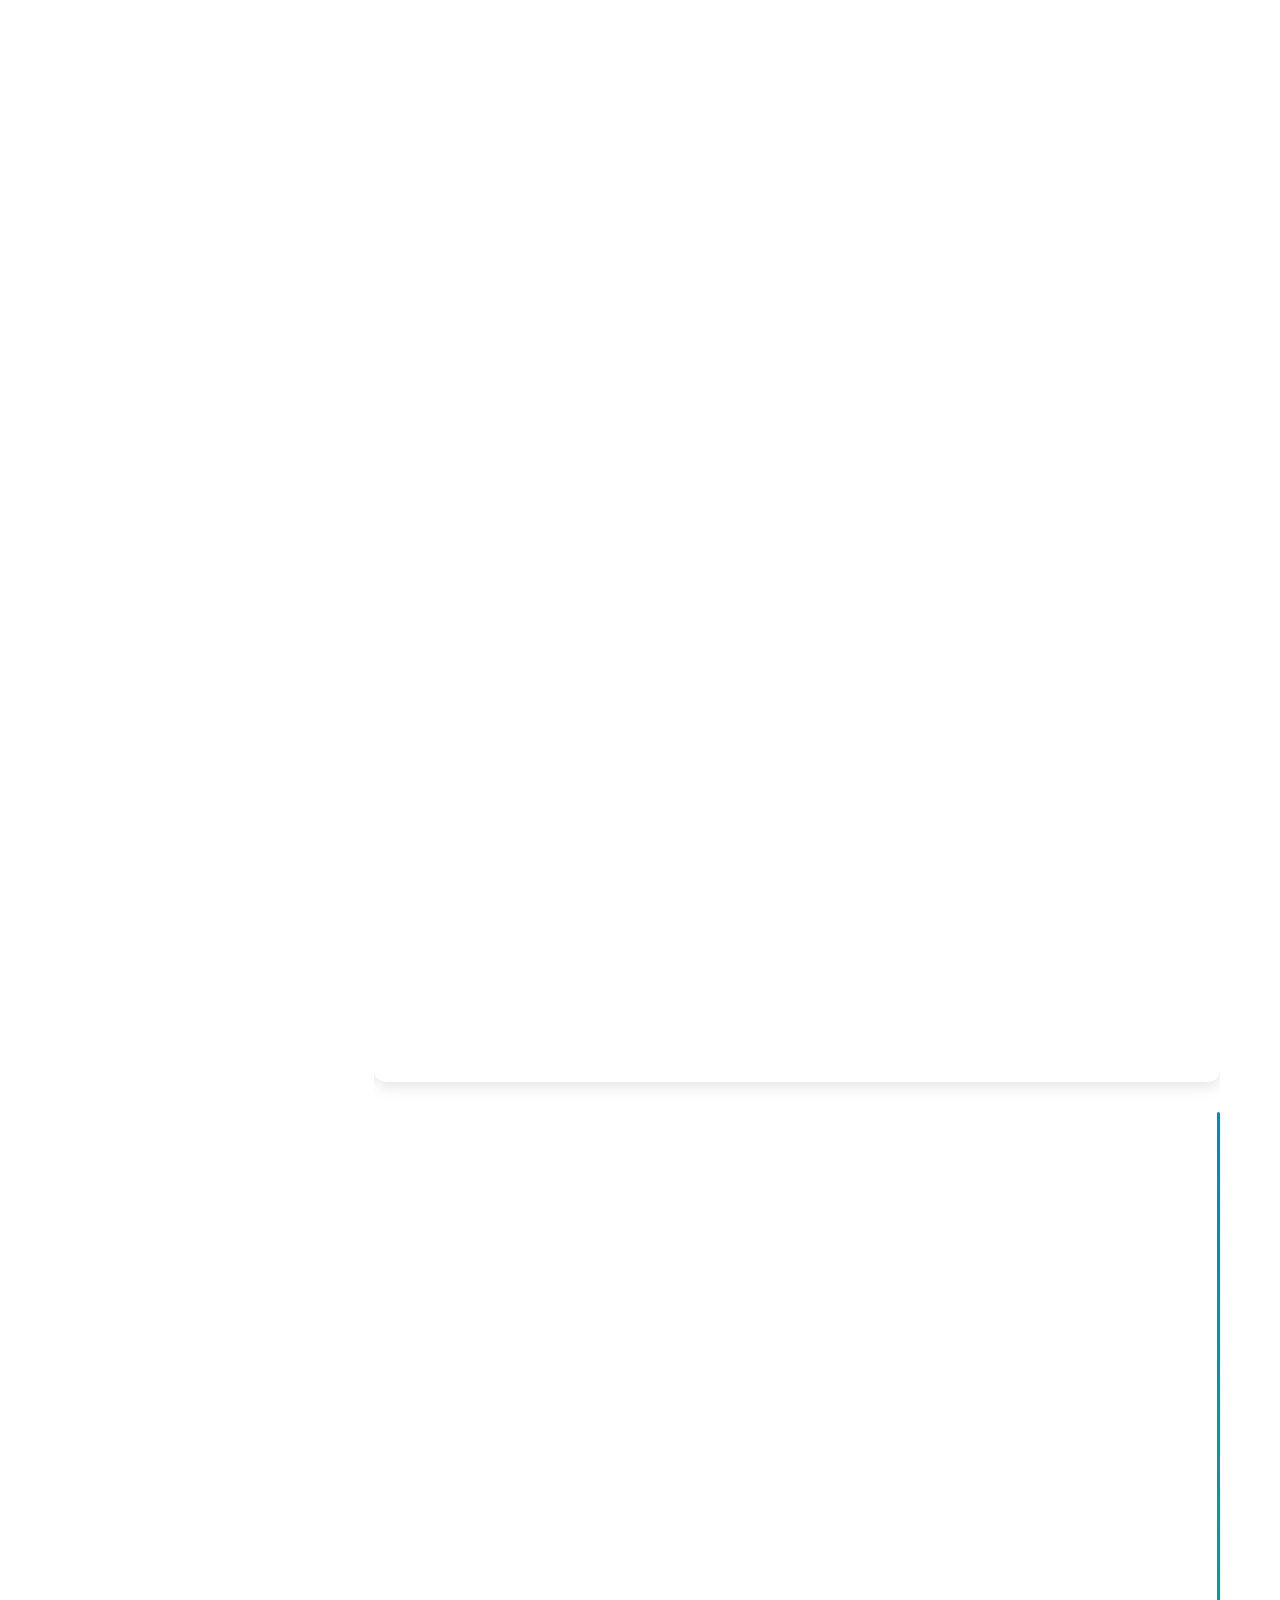
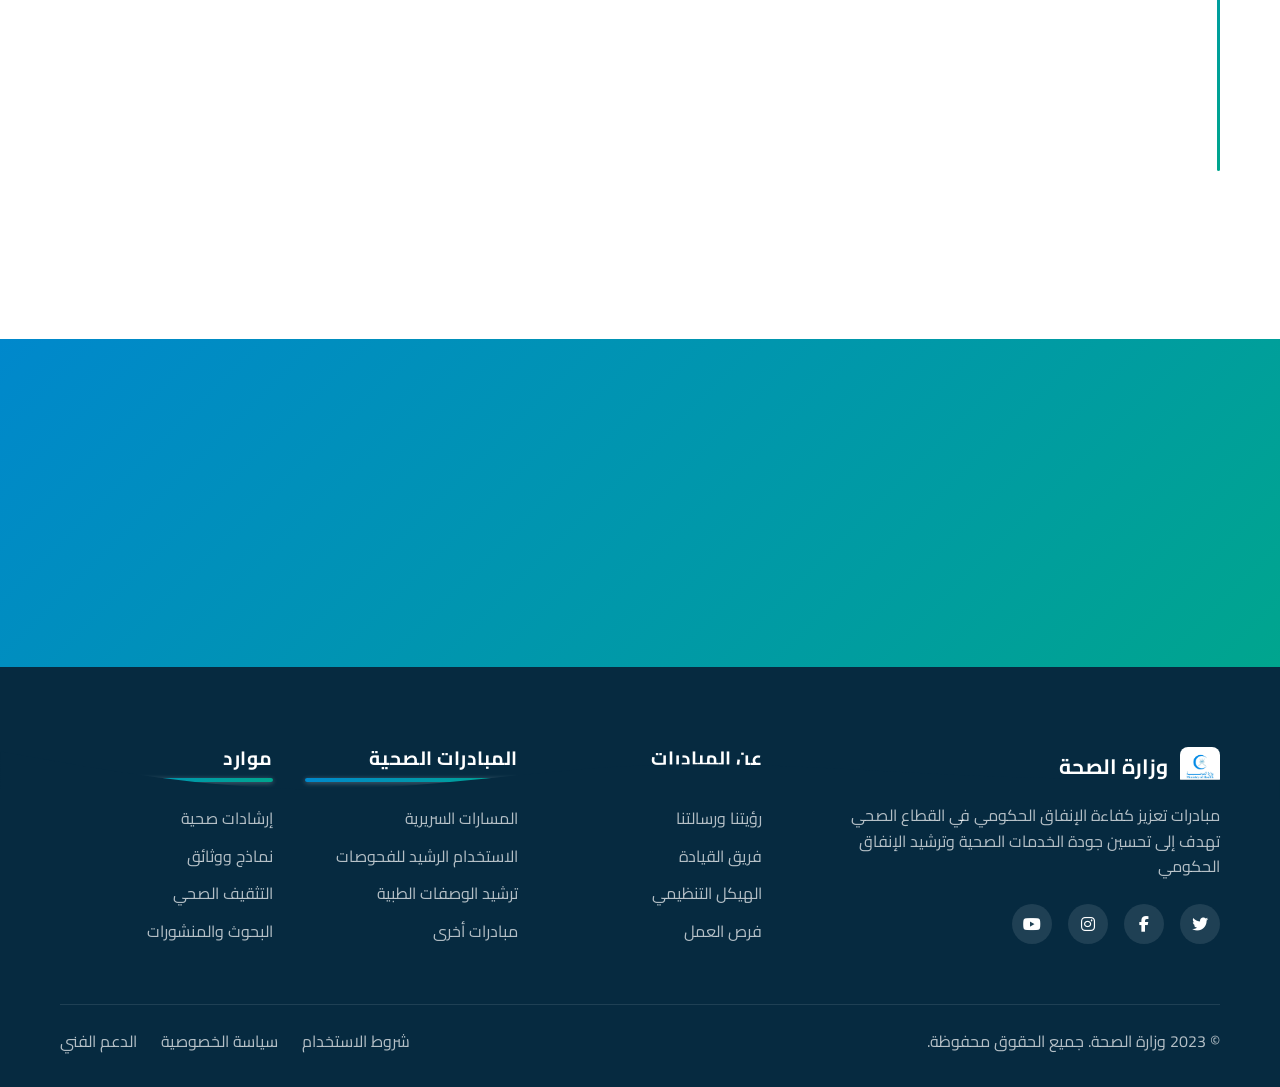
<file: initiative-prescriptions.html>
<!DOCTYPE html>
<html lang="ar" dir="rtl">
<head>
    <meta charset="UTF-8">
    <meta name="viewport" content="width=device-width, initial-scale=1.0">
    <title>مبادرة التقليل من الإفراط في الوصفات الطبية - وزارة الصحة</title>
    <link rel="stylesheet" href="css/styles.css">
    <link rel="stylesheet" href="https://cdnjs.cloudflare.com/ajax/libs/font-awesome/6.4.0/css/all.min.css">
    <link rel="stylesheet" href="https://fonts.googleapis.com/css2?family=Cairo:wght@300;400;500;600;700;800&display=swap">
    <link rel="stylesheet" href="https://unpkg.com/aos@2.3.1/dist/aos.css">
</head>
<body>
    <!-- Custom Cursor -->
    <div class="custom-cursor"></div>

    <header>
        <div class="container">
            <div class="header-content">
                <div class="logo">
                    <img src="mhih7rqr58.jpg" alt="وزارة الصحة">
                    <h1>وزارة الصحة</h1>
                </div>
                <nav>
                    <div class="menu-toggle">
                        <i class="fas fa-bars"></i>
                    </div>
                    <ul class="nav-links">
                        <li><a href="index.html">الرئيسية</a></li>
                        <li><a href="index.html#initiatives" class="active">المبادرات</a></li>
                        <li><a href="index.html#team">الفريق</a></li>
                        <li><a href="index.html#faq">الأسئلة الشائعة</a></li>
                        <li><a href="index.html#contact" class="nav-cta">اتصل بنا</a></li>
                    </ul>
                </nav>
            </div>
        </div>
    </header>

    <section class="initiative-hero">
        <div class="container">
            <div class="initiative-hero-content" data-aos="fade-up">
                <div class="initiative-icon">
                    <i class="fas fa-pills"></i>
                </div>
                <h1>مبادرة التقليل من الإفراط في الوصفات الطبية</h1>
                <div class="initiative-breadcrumb">
                    <a href="index.html">الرئيسية</a>
                    <i class="fas fa-chevron-left"></i>
                    <a href="index.html#initiatives">المبادرات</a>
                    <i class="fas fa-chevron-left"></i>
                    <span>مبادرة التقليل من الإفراط في الوصفات الطبية</span>
                </div>
            </div>
        </div>
    </section>

    <section class="initiative-details">
        <div class="container">
            <div class="initiative-content-wrapper">
                <div class="initiative-sidebar" data-aos="fade-left">
                    <div class="sidebar-card">
                        <h3>معلومات المبادرة</h3>
                        <ul>
                            <li>
                                <span class="info-label"><i class="fas fa-calendar-alt"></i> تاريخ الإطلاق:</span>
                                <span class="info-value">2024</span>
                            </li>
                            <li>
                                <span class="info-label"><i class="fas fa-users"></i> الفئة المستهدفة:</span>
                                <span class="info-value">الكوادر الطبية والمرضى</span>
                            </li>
                            <li>
                                <span class="info-label"><i class="fas fa-map-marker-alt"></i> النطاق:</span>
                                <span class="info-value">جميع المؤسسات الصحية</span>
                            </li>
                            <li>
                                <span class="info-label"><i class="fas fa-chart-pie"></i> نسبة الانجاز:</span>
                                <div style="margin-top: 10px; height: 20px; background-color: #e0e0e0; border-radius: 10px; overflow: hidden; position: relative;">
                                    <div style="height: 100%; width: 11%; background: linear-gradient(90deg, #2196F3, #0D47A1); border-radius: 10px;">
                                        <span style="position: absolute; right: 10px; top: 1px; color: white; font-weight: bold; font-size: 12px;">11%</span>
                                    </div>
                                </div>
                            </li>
                            <li>
                                <span class="info-label"><i class="fas fa-chart-line"></i> الأثر المتوقع:</span>
                                <span class="info-value">تحسين سلامة المرضى وترشيد الإنفاق الدوائي</span>
                            </li>
                        </ul>
                    </div>
                    <div class="sidebar-card">
                        <h3>تواصل معنا</h3>
                        <p>للاستفسارات حول المبادرة أو للمشاركة</p>
                        <a href="index.html#contact" class="btn btn-primary sidebar-cta">اتصل بنا</a>
                    </div>
                    <div class="sidebar-card download-card">
                        <h3>تحميل المواد</h3>
                        <ul class="download-list">
                            <li>
                                <a href="#" class="download-link">
                                    <i class="fas fa-file-pdf"></i>
                                    <span>دليل إرشادات الوصف الدوائي</span>
                                </a>
                            </li>
                            <li>
                                <a href="#" class="download-link">
                                    <i class="fas fa-file-pdf"></i>
                                    <span>نماذج التقييم والمتابعة</span>
                                </a>
                            </li>
                        </ul>
                    </div>
                </div>
                <div class="initiative-main-content" data-aos="fade-right">
                    <div class="content-section">
                        <h2 class="section-heading">نبذة عن المبادرة</h2>
                        <div class="content-block">
                            <img src="hdmi83e7h5.jpg" alt="مبادرة التقليل من الإفراط في الوصفات الطبية" class="main-image">
                            <p>تهدف مبادرة التقليل من الإفراط في الوصفات الطبية إلى ترشيد استخدام الأدوية وتحسين جودة الرعاية الصحية من خلال تطوير وتنفيذ سياسات واستراتيجيات لضمان الممارسات الدوائية الآمنة. تأتي هذه المبادرة ضمن بُعد كفاءة الإنفاق وترشيد استخدام الموارد الصحية.</p>
                        </div>
                    </div>

                    <div class="content-section">
                        <h2 class="section-heading">الرؤية</h2>
                        <div class="content-block vision-block">
                            <div class="vision-icon">
                                <i class="fas fa-eye"></i>
                            </div>
                            <p class="vision-text">تحقيق الاستخدام الرشيد للأدوية من خلال تقليل الإفراط في الوصفات الطبية وتعزيز الممارسات الدوائية الآمنة في المجتمع</p>
                        </div>
                    </div>

                    <div class="content-section">
                        <h2 class="section-heading">الأهداف</h2>
                        <div class="content-block goals-block">
                            <ul class="goals-list">
                                <li data-aos="fade-up" data-aos-delay="100">
                                    <div class="goal-number">01</div>
                                    <div class="goal-content">
                                        <h3>الحد من الإفراط في الوصفات الطبية</h3>
                                        <p>من خلال وضع سياسات وإجراءات واضحة لوصف الأدوية بشكل يتوافق مع المعايير العالمية للممارسات الدوائية الآمنة.</p>
                                    </div>
                                </li>
                                <li data-aos="fade-up" data-aos-delay="200">
                                    <div class="goal-number">02</div>
                                    <div class="goal-content">
                                        <h3>تعزيز الوعي لدى مقدمي الرعاية الصحية</h3>
                                        <p>حول المخاطر المرتبطة بالإفراط في وصف الأدوية وآثارها السلبية على صحة المرضى والنظام الصحي.</p>
                                    </div>
                                </li>
                                <li data-aos="fade-up" data-aos-delay="300">
                                    <div class="goal-number">03</div>
                                    <div class="goal-content">
                                        <h3>تحسين أنظمة المراقبة والتدقيق</h3>
                                        <p>لضمان الامتثال للممارسات الدوائية السليمة وتطبيق معايير الجودة في عمليات وصف الأدوية وصرفها.</p>
                                    </div>
                                </li>
                                <li data-aos="fade-up" data-aos-delay="400">
                                    <div class="goal-number">04</div>
                                    <div class="goal-content">
                                        <h3>إشراك المجتمع في تبني سلوكيات صحية</h3>
                                        <p>تقلل من الاعتماد غير الضروري على الأدوية وتعزز ثقافة الاستخدام الرشيد للأدوية.</p>
                                    </div>
                                </li>
                                <li data-aos="fade-up" data-aos-delay="500">
                                    <div class="goal-number">05</div>
                                    <div class="goal-content">
                                        <h3>تعزيز استخدام البدائل غير الدوائية</h3>
                                        <p>متى ما كان ذلك ممكنًا، مثل تغيير نمط الحياة والتغذية السليمة والنشاط البدني وغيرها من التدخلات غير الدوائية.</p>
                                    </div>
                                </li>
                            </ul>
                        </div>
                    </div>

                    <div class="content-section">
                        <h2 class="section-heading">النطاق</h2>
                        <div class="content-block scope-block">
                            <div class="scope-item" data-aos="fade-up">
                                <div class="scope-icon">
                                    <i class="fas fa-hospital"></i>
                                </div>
                                <div class="scope-content">
                                    <h3>المؤسسات الصحية</h3>
                                    <p>تشمل المبادرة جميع المؤسسات الصحية في السلطنة، مع التركيز على المستشفيات والمراكز الصحية الأولية.</p>
                                </div>
                            </div>
                            <div class="scope-item" data-aos="fade-up" data-aos-delay="100">
                                <div class="scope-icon">
                                    <i class="fas fa-user-md"></i>
                                </div>
                                <div class="scope-content">
                                    <h3>مقدمي الرعاية الصحية</h3>
                                    <p>تستهدف المبادرة الأطباء والصيادلة وجميع العاملين في مجال وصف وصرف الأدوية.</p>
                                </div>
                            </div>
                            <div class="scope-item" data-aos="fade-up" data-aos-delay="200">
                                <div class="scope-icon">
                                    <i class="fas fa-users"></i>
                                </div>
                                <div class="scope-content">
                                    <h3>المرضى والمراجعين</h3>
                                    <p>تشمل المبادرة المرضى والمراجعين للمؤسسات الصحية من خلال رفع الوعي حول الاستخدام الرشيد للأدوية.</p>
                                </div>
                            </div>
                        </div>
                    </div>

                    <div class="content-section">
                        <h2 class="section-heading">مراحل التنفيذ</h2>
                        <div class="content-block">
                            <h3 style="margin-bottom: 15px; text-align: center;">رصد تقدم المشروع ومتابعته</h3>
                            <iframe src="https://ma7dhic4zv.app.yourware.so/" style="width: 100%; height: 3200px; border: none; border-radius: 12px; box-shadow: 0 5px 15px rgba(0, 0, 0, 0.1); margin-bottom: 30px; position: relative; display: block;" title="خطوات تنفيذ المشروع" scrolling="no" allowfullscreen></iframe>
                            
                            <div class="timeline-block">
                                <div class="timeline">
                                    <div class="timeline-item" data-aos="fade-up">
                                        <div class="timeline-dot"></div>
                                        <div class="timeline-content">
                                            <h3>المرحلة الأولى: التقييم</h3>
                                            <p>تقييم الوضع الحالي لممارسات وصف الأدوية وتحديد مجالات التحسين.</p>
                                            <div class="timeline-date">الربع الأول 2023</div>
                                        </div>
                                    </div>
                                    <div class="timeline-item" data-aos="fade-up" data-aos-delay="100">
                                        <div class="timeline-dot"></div>
                                        <div class="timeline-content">
                                            <h3>المرحلة الثانية: التخطيط</h3>
                                            <p>تطوير الاستراتيجيات والسياسات والإرشادات اللازمة للتنفيذ.</p>
                                            <div class="timeline-date">الربع الثاني 2023</div>
                                        </div>
                                    </div>
                                    <div class="timeline-item" data-aos="fade-up" data-aos-delay="200">
                                        <div class="timeline-dot"></div>
                                        <div class="timeline-content">
                                            <h3>المرحلة الثالثة: التنفيذ</h3>
                                            <p>تنفيذ الاستراتيجيات والسياسات في المؤسسات الصحية المستهدفة.</p>
                                        </div>
                                    </div>
                                    <div class="timeline-item" data-aos="fade-up" data-aos-delay="300">
                                        <div class="timeline-dot"></div>
                                        <div class="timeline-content">
                                            <h3>المرحلة الرابعة: المتابعة والتقييم</h3>
                                            <p>متابعة التنفيذ وتقييم النتائج وإجراء التعديلات اللازمة.</p>
                                        </div>
                                    </div>
                                </div>
                            </div>
                        </div>
                    </div>
                </div>
            </div>
        </div>
    </section>

    <section class="cta-section">
        <div class="container">
            <div class="cta-content" data-aos="fade-up">
                <h2>هل ترغب في المساهمة في تحسين الممارسات الدوائية؟</h2>
                <p>انضم إلى جهودنا في تعزيز الاستخدام الرشيد للأدوية وتحسين سلامة المرضى</p>
                <a href="index.html#contact" class="btn btn-primary">تواصل معنا</a>
            </div>
        </div>
    </section>

    <footer>
        <div class="footer-wave">
            <svg xmlns="http://www.w3.org/2000/svg" viewBox="0 0 1440 150">
                <path fill="#062A40" d="M0,96L60,106.7C120,117,240,139,360,138.7C480,139,600,117,720,112C840,107,960,117,1080,122.7C1200,128,1320,128,1380,128L1440,128L1440,150L1380,150C1320,150,1200,150,1080,150C960,150,840,150,720,150C600,150,480,150,360,150C240,150,120,150,60,150L0,150Z"></path>
            </svg>
        </div>
        <div class="footer-content">
            <div class="container">
                <div class="footer-grid">
                    <div class="footer-about">
                        <div class="footer-logo">
                            <img src="mhih7rqr58.jpg" alt="وزارة الصحة">
                            <h3>وزارة الصحة</h3>
                        </div>
                        <p>مبادرات تعزيز كفاءة الإنفاق الحكومي في القطاع الصحي تهدف إلى تحسين جودة الخدمات الصحية وترشيد الإنفاق الحكومي</p>
                        <div class="social-media">
                            <a href="#"><i class="fab fa-twitter"></i></a>
                            <a href="#"><i class="fab fa-facebook-f"></i></a>
                            <a href="#"><i class="fab fa-instagram"></i></a>
                            <a href="#"><i class="fab fa-youtube"></i></a>
                        </div>
                    </div>
                    <div class="footer-links">
                        <h3>عن المبادرات</h3>
                        <ul>
                            <li><a href="#">رؤيتنا ورسالتنا</a></li>
                            <li><a href="#">فريق القيادة</a></li>
                            <li><a href="#">الهيكل التنظيمي</a></li>
                            <li><a href="#">فرص العمل</a></li>
                        </ul>
                    </div>
                    <div class="footer-links">
                        <h3>المبادرات الصحية</h3>
                        <ul>
                            <li><a href="#">المسارات السريرية</a></li>
                            <li><a href="#">الاستخدام الرشيد للفحوصات</a></li>
                            <li><a href="#">ترشيد الوصفات الطبية</a></li>
                            <li><a href="#">مبادرات أخرى</a></li>
                        </ul>
                    </div>
                    <div class="footer-links">
                        <h3>موارد</h3>
                        <ul>
                            <li><a href="#">إرشادات صحية</a></li>
                            <li><a href="#">نماذج ووثائق</a></li>
                            <li><a href="#">التثقيف الصحي</a></li>
                            <li><a href="#">البحوث والمنشورات</a></li>
                        </ul>
                    </div>
                </div>
                <div class="footer-bottom">
                    <p>&copy; 2023 وزارة الصحة. جميع الحقوق محفوظة.</p>
                    <ul class="footer-bottom-links">
                        <li><a href="#">شروط الاستخدام</a></li>
                        <li><a href="#">سياسة الخصوصية</a></li>
                        <li><a href="#">الدعم الفني</a></li>
                    </ul>
                </div>
            </div>
        </div>
    </footer>

    <!-- Back to top button -->
    <div class="back-to-top">
        <i class="fas fa-chevron-up"></i>
    </div>

    <script src="https://unpkg.com/aos@2.3.1/dist/aos.js"></script>
    <script src="js/main.js"></script>
</body>
</html>
</file>
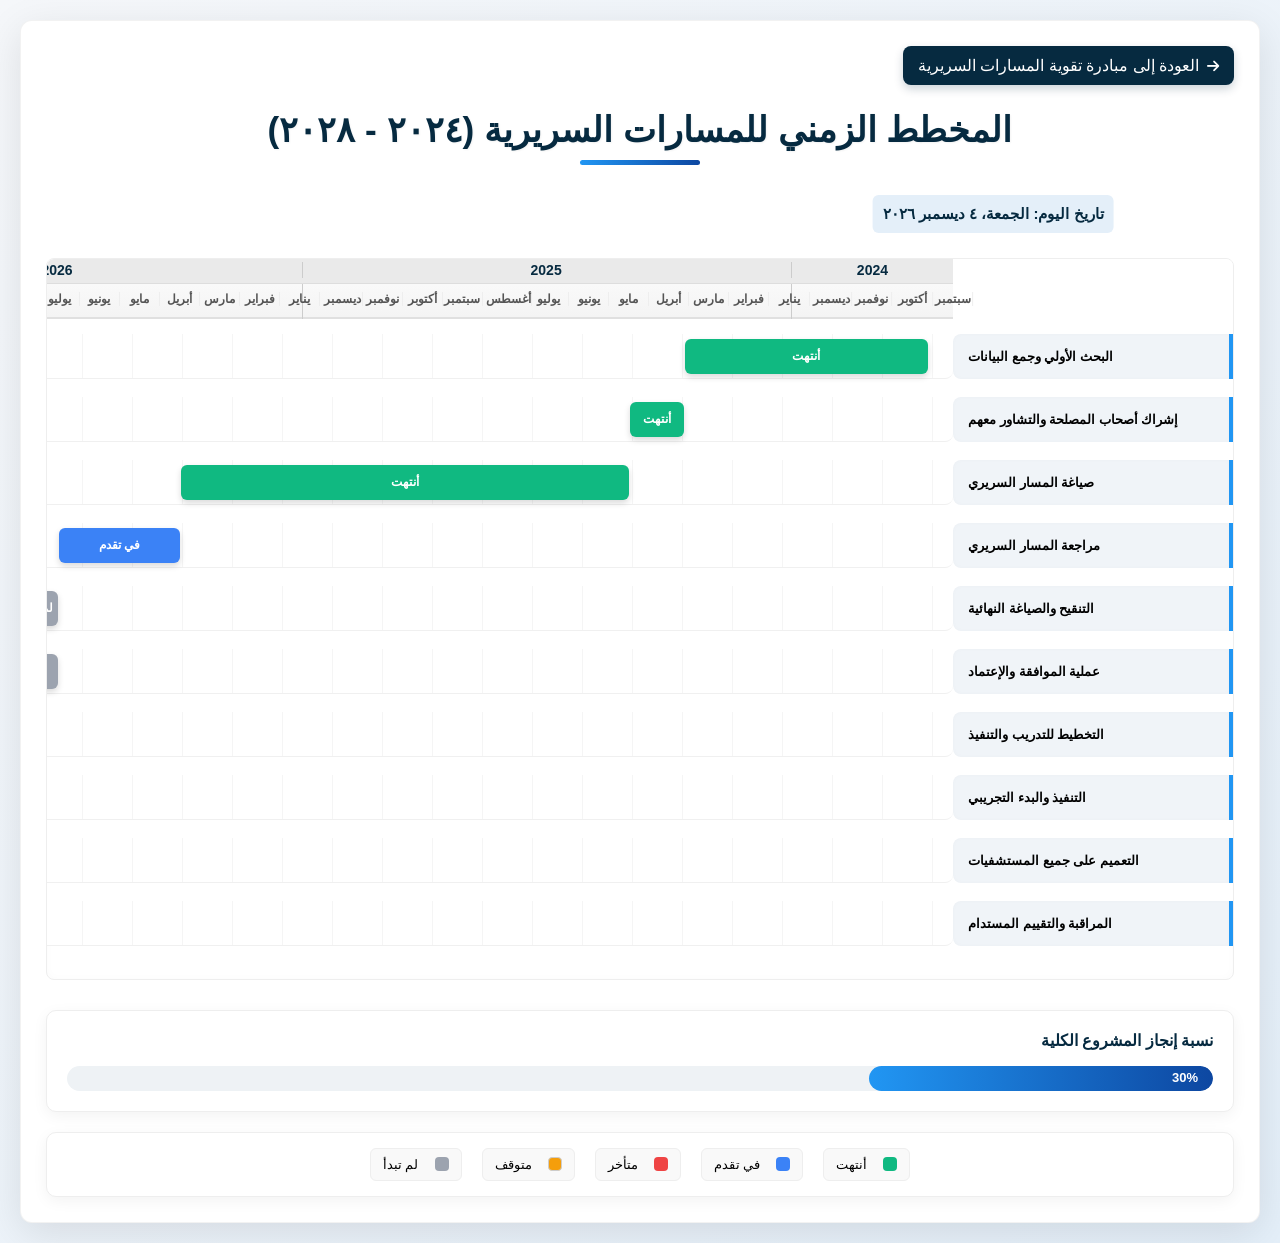
<file: sepsis-timeline.html>
<!DOCTYPE html>
<html lang="ar" dir="rtl">
<head>
    <meta charset="UTF-8">
    <meta name="viewport" content="width=device-width, initial-scale=1.0">
    <title>المخطط الزمني للمسارات السريرية</title>
    <link rel="stylesheet" href="https://cdnjs.cloudflare.com/ajax/libs/font-awesome/6.4.0/css/all.min.css">
    <style>
        * {
            box-sizing: border-box;
            font-family: 'Segoe UI', Tahoma, Geneva, Verdana, sans-serif;
        }
        body {
            margin: 0;
            padding: 20px;
            background-color: #f5f7fa;
            background-image: linear-gradient(135deg, #f5f7fa 0%, #e4eff9 100%);
            min-height: 100vh;
        }
        .container {
            max-width: 1300px;
            margin: 0 auto;
            background-color: white;
            border-radius: 12px;
            box-shadow: 0 10px 40px rgba(0, 0, 0, 0.1);
            padding: 25px;
            border: 1px solid rgba(0, 0, 0, 0.05);
        }
        .header-buttons {
            margin-bottom: 20px;
            display: flex;
            justify-content: flex-start;
        }
        .back-button {
            display: inline-flex;
            align-items: center;
            background-color: #062A40;
            color: white;
            padding: 10px 15px;
            border-radius: 8px;
            text-decoration: none;
            font-weight: 500;
            transition: all 0.3s ease;
            box-shadow: 0 4px 10px rgba(6, 42, 64, 0.2);
        }
        .back-button:hover {
            background-color: #0a3d5c;
            transform: translateY(-2px);
            box-shadow: 0 6px 15px rgba(6, 42, 64, 0.3);
        }
        .back-button i {
            margin-left: 8px;
            font-size: 14px;
        }
        h1 {
            text-align: center;
            color: #062A40;
            margin-bottom: 30px;
            text-shadow: 1px 1px 2px rgba(0,0,0,0.05);
            font-size: 2.2rem;
            padding-bottom: 15px;
            position: relative;
        }
        h1:after {
            content: '';
            position: absolute;
            width: 120px;
            height: 5px;
            background: linear-gradient(90deg, #2196F3, #0D47A1);
            bottom: 0;
            left: 50%;
            transform: translateX(-50%);
            border-radius: 3px;
        }
        .timeline-scroll-wrapper {
            width: 100%;
            overflow-x: auto;
            border-radius: 8px;
            box-shadow: inset 0 0 10px rgba(0,0,0,0.02);
            padding-bottom: 15px;
            margin-bottom: 30px;
            border: 1px solid #eee;
        }
        .timeline-container {
            position: relative;
            padding-top: 60px;
            min-width: 2400px; 
            background-color: #fff;
        }
        .timeline-header {
            position: absolute;
            top: 0;
            right: 280px; 
            left: 0;
            height: 60px;
            background: linear-gradient(to bottom, #fdfdfd, #f4f4f4);
            border-bottom: 2px solid #e0e0e0;
            z-index: 2;
        }
        .year-labels {
            position: absolute;
            top: 0;
            right: 0;
            left: 0;
            height: 25px;
            display: flex;
            background-color: #eaeaea;
            border-bottom: 1px solid #ddd;
            padding-top: 3px;
        }
        .year-label {
            font-weight: 800;
            color: #062A40;
            font-size: 14px;
            border-left: 1px solid #ccc;
        }
        .month-markers {
            position: absolute;
            top: 25px;
            right: 0;
            left: 0;
            height: 35px;
            display: flex;
        }
        .month-section {
            position: relative;
            height: 100%;
            border-left: 1px solid #ccc; 
        }
        .month-labels {
            position: absolute;
            top: 0;
            right: 0;
            left: 0;
            display: flex;
            justify-content: space-around;
            padding-top: 8px;
        }
        .month-label {
            font-size: 12px;
            color: #555;
            font-weight: 600;
            transform: translateX(50%);
            border-right: 1px solid #eee;
            width: 100%;
            text-align: center;
        }
        /* Today Marker - Adjusted z-index and pointer-events */
        .today-marker {
            position: absolute;
            top: 0;
            width: 2px;
            height: 100%;
            background-color: #ff4757;
            z-index: 4; 
            pointer-events: none;
            box-shadow: 0 0 5px rgba(255, 71, 87, 0.5);
        }
        .today-label {
            position: absolute;
            top: 65px;
            transform: translateX(50%);
            background-color: #ff4757;
            color: white;
            font-size: 11px;
            font-weight: bold;
            padding: 3px 8px;
            border-radius: 4px;
        }
        .task-container {
            background-color: #fff;
            padding-top: 15px;
        }
        .task {
            display: flex;
            align-items: center;
            margin-bottom: 18px;
            position: relative;
            transition: background-color 0.2s ease;
            border-radius: 8px;
        }
        .task:hover {
            background-color: #f4f8fb;
        }
        .task-name {
            width: 280px;
            min-width: 280px;
            padding: 12px 15px;
            font-weight: 600;
            font-size: 13px;
            text-align: right;
            background-color: #f0f4f8;
            border-radius: 8px 0 0 8px;
            border-right: 4px solid #2196F3;
            box-shadow: inset 0 0 5px rgba(0, 0, 0, 0.02);
            height: 45px;
            display: flex;
            align-items: center;
            justify-content: flex-end;
            position: sticky;
            right: 0;
            z-index: 5; 
        }
        .timeline-bar {
            flex-grow: 1;
            position: relative;
            height: 45px;
            background-image: repeating-linear-gradient(90deg, transparent, transparent 49px, #f5f5f5 49px, #f5f5f5 50px);
            border-radius: 0 8px 8px 0;
            border-bottom: 1px solid #f0f0f0;
        }
        .task-bar {
            position: absolute;
            height: 35px;
            top: 5px;
            border-radius: 6px;
            display: flex;
            align-items: center;
            justify-content: center;
            color: white;
            font-size: 12px;
            font-weight: bold;
            cursor: pointer;
            transition: all 0.3s cubic-bezier(0.25, 0.8, 0.25, 1);
            min-width: 40px;
            box-shadow: 0 3px 6px rgba(0, 0, 0, 0.15);
            overflow: hidden;
            text-overflow: ellipsis;
            white-space: nowrap;
            z-index: 3;
        }
        .task-bar:hover {
            filter: brightness(1.1);
            transform: translateY(-2px);
            box-shadow: 0 5px 12px rgba(0, 0, 0, 0.2);
        }
        .tooltip {
            position: absolute;
            background-color: #1a1a1a;
            color: #f0f0f0;
            padding: 15px;
            border-radius: 8px;
            font-size: 13px;
            z-index: 100;
            width: 320px;
            box-shadow: 0 8px 20px rgba(0, 0, 0, 0.3);
            pointer-events: none;
            opacity: 0;
            transition: opacity 0.2s, transform 0.2s;
            transform: translateY(10px);
            text-align: right;
            border: 1px solid #333;
        }
        .tooltip-visible {
            opacity: 1;
            transform: translateY(0);
        }
        .tooltip-history {
            margin-top: 12px;
            padding-top: 10px;
            border-top: 1px dashed #555;
        }
        .tooltip-history-title {
            font-weight: bold;
            color: #8ab4f8;
            margin-bottom: 5px;
            font-size: 12px;
        }
        .history-item {
            display: flex;
            justify-content: space-between;
            font-size: 11px;
            color: #ccc;
            margin-bottom: 4px;
        }
        .legend {
            display: flex;
            justify-content: center;
            gap: 20px;
            margin-top: 20px;
            flex-wrap: wrap;
            background-color: #fff;
            padding: 15px;
            border-radius: 10px;
            box-shadow: 0 4px 15px rgba(0, 0, 0, 0.05);
            border: 1px solid #eee;
        }
        .legend-item {
            display: flex;
            align-items: center;
            padding: 8px 12px;
            border-radius: 6px;
            background-color: #f9f9f9;
            border: 1px solid #eee;
        }
        .legend-color {
            width: 14px;
            height: 14px;
            border-radius: 4px;
            margin-left: 8px;
        }
        .status-dropdown {
            position: absolute;
            background: white;
            border: 1px solid #eee;
            border-radius: 8px;
            box-shadow: 0 10px 25px rgba(0, 0, 0, 0.15);
            z-index: 100;
            display: none;
            overflow: hidden;
            min-width: 150px;
        }
        .status-option {
            padding: 10px 15px;
            cursor: pointer;
            font-size: 13px;
            font-weight: 500;
            transition: background-color 0.2s;
            text-align: right;
        }
        .status-option:hover {
            background-color: #f0f4f8;
        }
        .current-date {
            text-align: center;
            margin-bottom: 25px;
            font-size: 15px;
            color: #062A40;
            font-weight: bold;
            background-color: #e4eff9;
            padding: 10px;
            border-radius: 6px;
            display: inline-block;
            margin-left: 50%;
            transform: translateX(-50%);
        }
    </style>
</head>
<body>
    <div class="container">
        <div class="header-buttons">
            <a href="initiative-clinical-pathways.html" class="back-button">
                <i class="fas fa-arrow-right"></i> العودة إلى مبادرة تقوية المسارات السريرية
            </a>
        </div>
        
        <h1>المخطط الزمني للمسارات السريرية (٢٠٢٤ - ٢٠٢٨)</h1>
        <div class="current-date" id="current-date"></div>
        
        <div class="timeline-scroll-wrapper">
            <div class="timeline-container" id="timeline-container">
                <div class="timeline-header">
                    <div class="year-labels" id="year-labels"></div>
                    <div class="month-markers" id="month-markers"></div>
                </div>
                
                <div id="today-marker" class="today-marker">
                    <div class="today-label">اليوم</div>
                </div>

                <div id="tasks-container" class="task-container"></div>
            </div>
        </div>
        
        <div style="background-color: #fff; padding: 20px; border-radius: 10px; box-shadow: 0 4px 15px rgba(0,0,0,0.05); border: 1px solid #eee;">
            <h3 style="margin-top: 0; color: #062A40; font-size: 16px;">نسبة إنجاز المشروع الكلية</h3>
            <div style="height: 25px; background-color: #eef2f5; border-radius: 15px; overflow: hidden; position: relative;">
                <div id="progress-bar" style="height: 100%; width: 0%; background: linear-gradient(90deg, #2196F3, #0D47A1); border-radius: 15px; transition: width 1s cubic-bezier(0.25, 0.8, 0.25, 1);">
                    <span id="progress-text" style="position: absolute; right: 15px; top: 4px; color: white; font-weight: bold; font-size: 13px;">0%</span>
                </div>
            </div>
        </div>
        
        <div class="legend" id="legend"></div>
        
        <div id="tooltip" class="tooltip"></div>
        <div id="status-dropdown" class="status-dropdown"></div>
    </div>

    <script>
        const tasks = [
            { id: 1, name: "البحث الأولي وجمع البيانات", startDate: "2024-09-20", endDate: "2025-03-20", status: "أنتهت", details: "تم جمع البيانات الأولية وإجراء البحث المطلوب لتحديد نطاق المشروع" },
            { id: 2, name: "إشراك أصحاب المصلحة والتشاور معهم", startDate: "2025-03-21", endDate: "2025-04-30", status: "أنتهت", details: "تم عقد اجتماعات مع الكادر الصحي لجمع المتطلبات" },
            { id: 3, name: "صياغة المسار السريري", startDate: "2025-05-01", endDate: "2026-03-31", status: "أنتهت", details: "صياغة المسار السريري وتقييم المتطلبات" },
            { id: 4, name: "مراجعة المسار السريري", startDate: "2026-04-01", endDate: "2026-06-30", status: "في تقدم", details: "مراجعة المسار السريري من قبل الفريق وجمع الملاحظات" },
            { id: 5, name: "التنقيح والصياغة النهائية", startDate: "2026-07-01", endDate: "2026-07-31", status: "لم تبدأ", details: "تنقيح المسار السريري بناءً على الملاحظات" },
            { id: 6, name: "عملية الموافقة والإعتماد", startDate: "2026-07-01", endDate: "2026-10-01", status: "لم تبدأ", details: "الحصول على الموافقات واعتماد المسار" },
            { id: 7, name: "التخطيط للتدريب والتنفيذ", startDate: "2026-07-31", endDate: "2026-10-01", status: "لم تبدأ", details: "إعداد خطة التدريب وتحديد الموارد" },
            { id: 8, name: "التنفيذ والبدء التجريبي", startDate: "2026-10-02", endDate: "2027-01-30", status: "لم تبدأ", details: "تنفيذ تجريبي وجمع الملاحظات للتحسين" },
            { id: 9, name: "التعميم على جميع المستشفيات", startDate: "2027-01-31", endDate: "2027-06-30", status: "لم تبدأ", details: "تعميم المسار السريري بعد نجاح المرحلة التجريبية" },
            { id: 10, name: "المراقبة والتقييم المستدام", startDate: "2027-07-01", endDate: "2028-12-31", status: "لم تبدأ", details: "مراقبة التنفيذ وتقييم النتائج حتى نهاية المشروع" }
        ];

        const statusColors = {
            "أنتهت": "#10B981",    
            "في تقدم": "#3B82F6",  
            "متأخر": "#EF4444",    
            "متوقف": "#F59E0B",    
            "لم تبدأ": "#9CA3AF"   
        };

        const earliestDate = new Date("2024-09-01");
        const latestDate = new Date("2028-12-31"); 

        function getCurrentOmanDate() {
            const now = new Date();
            const omanOffset = 4 * 60; 
            const localOffset = now.getTimezoneOffset();
            return new Date(now.getTime() + (omanOffset + localOffset) * 60 * 1000);
        }

        let today = getCurrentOmanDate();

        function calculateProgress() {
            const completed = tasks.filter(task => task.status === "أنتهت").length;
            return Math.round((completed / tasks.length) * 100);
        }

        function formatDisplayDate(date) {
            const options = { weekday: 'long', year: 'numeric', month: 'long', day: 'numeric' };
            return date.toLocaleDateString('ar-OM', options);
        }

        function formatShortDate(dateStr) {
            const d = new Date(dateStr);
            return `${d.getDate()}/${d.getMonth() + 1}/${d.getFullYear()}`;
        }

        // Fix: Accurately get the width of just the timeline tracking area
        function getTimelineWidth() {
            const header = document.querySelector('.timeline-header');
            return header ? header.offsetWidth : (document.getElementById('timeline-container').offsetWidth - 280); 
        }

        function dateToPosition(date) {
            const timelineWidth = getTimelineWidth();
            const totalDays = (latestDate - earliestDate) / (1000 * 60 * 60 * 24);
            const daysPassed = (date - earliestDate) / (1000 * 60 * 60 * 24);
            let fraction = daysPassed / totalDays;
            if(fraction < 0) fraction = 0;
            if(fraction > 1) fraction = 1;
            return fraction * timelineWidth;
        }

        const arabicMonths = ["يناير", "فبراير", "مارس", "أبريل", "مايو", "يونيو", "يوليو", "أغسطس", "سبتمبر", "أكتوبر", "نوفمبر", "ديسمبر"];

        function generateYearLabels() {
            const container = document.getElementById('year-labels');
            container.innerHTML = '';
            for (let year = earliestDate.getFullYear(); year <= latestDate.getFullYear(); year++) {
                const yStart = new Date(year, 0, 1) < earliestDate ? earliestDate : new Date(year, 0, 1);
                const yEnd = new Date(year, 11, 31) > latestDate ? latestDate : new Date(year, 11, 31);
                
                const startPos = dateToPosition(yStart);
                const endPos = dateToPosition(yEnd);
                
                const el = document.createElement('div');
                el.className = 'year-label';
                el.textContent = year;
                el.style.position = 'absolute';
                el.style.right = `${startPos}px`;
                el.style.width = `${endPos - startPos}px`;
                el.style.textAlign = 'center';
                container.appendChild(el);
            }
        }

        function generateMonthMarkers() {
            const container = document.getElementById('month-markers');
            container.innerHTML = '';
            for (let year = earliestDate.getFullYear(); year <= latestDate.getFullYear(); year++) {
                const yStart = new Date(year, 0, 1) < earliestDate ? earliestDate : new Date(year, 0, 1);
                const yEnd = new Date(year, 11, 31) > latestDate ? latestDate : new Date(year, 11, 31);
                const startPos = dateToPosition(yStart);
                const endPos = dateToPosition(yEnd);
                
                const section = document.createElement('div');
                section.className = 'month-section';
                section.style.position = 'absolute';
                section.style.right = `${startPos}px`;
                section.style.width = `${endPos - startPos}px`;
                
                const mContainer = document.createElement('div');
                mContainer.className = 'month-labels';
                const sMonth = yStart.getMonth();
                const eMonth = yEnd.getMonth();
                
                for (let m = 0; m <= 11; m++) {
                    if ((year === earliestDate.getFullYear() && m < sMonth) || (year === latestDate.getFullYear() && m > eMonth)) continue;
                    const label = document.createElement('div');
                    label.className = 'month-label';
                    label.textContent = arabicMonths[m];
                    const mPos = (m - sMonth) / (eMonth - sMonth + 1);
                    label.style.right = `${mPos * 100}%`;
                    mContainer.appendChild(label);
                }
                section.appendChild(mContainer);
                container.appendChild(section);
            }
        }

        function drawTodayMarker() {
            const marker = document.getElementById('today-marker');
            if (today >= earliestDate && today <= latestDate) {
                marker.style.display = 'block';
                // Fix: Add 280px offset since it is relative to .timeline-container
                const position = dateToPosition(today);
                marker.style.right = `${position + 280}px`;
            } else {
                marker.style.display = 'none';
            }
        }

        function determineStatus(task) {
            const tStart = new Date(task.startDate);
            const tEnd = new Date(task.endDate);
            if (today < tStart) return "لم تبدأ";
            if (today > tEnd) return task.status; 
            if (task.status === "متأخر" || task.status === "متوقف") return task.status;
            return "في تقدم";
        }

        function renderTasks() {
            const container = document.getElementById('tasks-container');
            container.innerHTML = '';
            
            tasks.forEach(task => {
                const el = document.createElement('div');
                el.className = 'task';
                
                const nameEl = document.createElement('div');
                nameEl.className = 'task-name';
                nameEl.textContent = task.name;
                
                const timelineBar = document.createElement('div');
                timelineBar.className = 'timeline-bar';
                
                const startPos = dateToPosition(new Date(task.startDate));
                const endPos = dateToPosition(new Date(task.endDate));
                
                const taskBar = document.createElement('div');
                taskBar.className = 'task-bar';
                taskBar.dataset.taskId = task.id;
                taskBar.style.right = `${startPos}px`;
                taskBar.style.width = `${endPos - startPos}px`;
                taskBar.style.backgroundColor = statusColors[task.status];
                taskBar.textContent = task.status;
                if (task.status === "متوقف") taskBar.style.color = "#000";
                
                taskBar.addEventListener('mouseenter', showTooltip);
                taskBar.addEventListener('mouseleave', hideTooltip);
                taskBar.addEventListener('click', showStatusDropdown);
                
                timelineBar.appendChild(taskBar);
                el.appendChild(nameEl);
                el.appendChild(timelineBar);
                container.appendChild(el);
            });
        }

        function showTooltip(e) {
            const taskId = parseInt(e.target.dataset.taskId);
            const task = tasks.find(t => t.id === taskId);
            if (!task) return;
            
            let historyHtml = '';
            if (task.history && task.history.length > 0) {
                historyHtml = `<div class="tooltip-history">
                    <div class="tooltip-history-title"><i class="fas fa-history"></i> سجل التغييرات:</div>
                    ${task.history.map(h => `
                        <div class="history-item">
                            <span>${h.status}</span>
                            <span>${new Date(h.date).toLocaleDateString('ar-OM', {month:'short', day:'numeric', hour:'2-digit', minute:'2-digit'})}</span>
                        </div>
                    `).join('')}
                </div>`;
            }

            const tooltip = document.getElementById('tooltip');
            tooltip.innerHTML = `
                <div style="font-size: 14px; font-weight: bold; margin-bottom: 8px; color: #64B5F6;">${task.name}</div>
                <div><strong>الحالة الحالية:</strong> <span style="color:${statusColors[task.status]}">${task.status}</span></div>
                <div><strong>الفترة:</strong> ${formatShortDate(task.startDate)} - ${formatShortDate(task.endDate)}</div>
                <div style="margin-top: 8px; line-height: 1.4; color: #bbb;">${task.details}</div>
                ${historyHtml}
            `;
            
            const rect = e.target.getBoundingClientRect();
            tooltip.style.top = `${rect.top + window.scrollY - tooltip.offsetHeight - 15}px`;
            tooltip.style.left = `${rect.left + (rect.width / 2) - (tooltip.offsetWidth / 2)}px`;
            tooltip.classList.add('tooltip-visible');
        }

        function hideTooltip() {
            document.getElementById('tooltip').classList.remove('tooltip-visible');
        }

        function showStatusDropdown(e) {
            // Fix: Stop click event propagation so it doesn't immediately close via document click listener
            e.stopPropagation();
            
            const taskId = parseInt(e.target.dataset.taskId);
            const dropdown = document.getElementById('status-dropdown');
            dropdown.innerHTML = '';
            dropdown.style.display = 'block';
            
            Object.entries(statusColors).forEach(([status, color]) => {
                const opt = document.createElement('div');
                opt.className = 'status-option';
                opt.textContent = status;
                opt.style.borderRight = `4px solid ${color}`;
                if (status === "متوقف") opt.style.color = "#000";
                
                opt.addEventListener('click', (event) => {
                    event.stopPropagation();
                    changeTaskStatus(taskId, status);
                });
                dropdown.appendChild(opt);
            });
            
            const rect = e.target.getBoundingClientRect();
            dropdown.style.top = `${rect.bottom + window.scrollY + 5}px`;
            dropdown.style.left = `${rect.left}px`;
            
            // Clean up any old listeners before adding a new one
            document.removeEventListener('click', closeDropdown);
            document.addEventListener('click', closeDropdown);
        }

        function closeDropdown(e) {
            if (!e.target.closest('.status-dropdown')) {
                document.getElementById('status-dropdown').style.display = 'none';
                document.removeEventListener('click', closeDropdown);
            }
        }

        function changeTaskStatus(taskId, newStatus) {
            const task = tasks.find(t => t.id === taskId);
            if (!task || task.status === newStatus) {
                // Ensure dropdown is closed even if no changes
                document.getElementById('status-dropdown').style.display = 'none';
                document.removeEventListener('click', closeDropdown);
                return;
            }
            
            task.history = task.history || [];
            task.history.unshift({ status: newStatus, date: new Date().toISOString() });
            if (task.history.length > 5) task.history.pop();
            
            task.status = newStatus;
            task.manualStatus = newStatus;
            
            saveData();
            renderTasks();
            updateProgressBar();
            
            const toast = document.createElement('div');
            toast.textContent = 'تم حفظ تغيير الحالة بنجاح';
            toast.style = "position:fixed; bottom:20px; right:20px; background:#10B981; color:white; padding:12px 20px; border-radius:8px; box-shadow:0 4px 15px rgba(0,0,0,0.2); z-index:1000; transition: opacity 0.3s;";
            document.body.appendChild(toast);
            setTimeout(() => { toast.style.opacity = '0'; setTimeout(() => toast.remove(), 300); }, 2000);
            
            // Fix: Hide and clean up event listener completely
            document.getElementById('status-dropdown').style.display = 'none';
            document.removeEventListener('click', closeDropdown);
        }

        function saveData() {
            const dataToSave = tasks.map(t => ({ id: t.id, manualStatus: t.manualStatus, history: t.history }));
            localStorage.setItem('sepsis-timeline-data-v2', JSON.stringify(dataToSave));
        }

        function loadData() {
            const saved = localStorage.getItem('sepsis-timeline-data-v2');
            if (saved) {
                const parsed = JSON.parse(saved);
                tasks.forEach(t => {
                    const found = parsed.find(p => p.id === t.id);
                    if (found && found.manualStatus) {
                        t.status = found.manualStatus;
                        t.manualStatus = found.manualStatus;
                        t.history = found.history || [];
                    }
                });
            } else {
                tasks.forEach(t => t.status = determineStatus(t));
            }
        }

        function renderLegend() {
            const container = document.getElementById('legend');
            Object.entries(statusColors).forEach(([status, color]) => {
                const item = document.createElement('div');
                item.className = 'legend-item';
                item.innerHTML = `<div class="legend-color" style="background:${color}; ${status==='متوقف'?'border:1px solid #ccc':''}"></div> <span style="margin-right:8px; font-size:13px; font-weight:500;">${status}</span>`;
                container.appendChild(item);
            });
        }

        function updateProgressBar() {
            const prog = calculateProgress();
            document.getElementById('progress-bar').style.width = `${prog}%`;
            document.getElementById('progress-text').textContent = `${prog}%`;
        }

        function init() {
            document.getElementById('current-date').textContent = `تاريخ اليوم: ${formatDisplayDate(today)}`;
            loadData();
            
            // Use setTimeout to ensure the DOM is fully rendered before calculating widths
            setTimeout(() => {
                generateYearLabels();
                generateMonthMarkers();
                drawTodayMarker();
                renderTasks();
                renderLegend();
                updateProgressBar();
            }, 50);
            
            window.addEventListener('resize', () => {
                generateYearLabels();
                generateMonthMarkers();
                drawTodayMarker();
                renderTasks();
            });
        }

        document.addEventListener('DOMContentLoaded', init);
    </script>
</body>
</html>
</file>
<file: css/styles.css>
/* Global Styles */
:root {
    /* Primary Colors */
    --primary-light: #25b0e9;
    --primary: #0088cc;
    --primary-dark: #006699;
    
    /* Secondary Colors */
    --secondary-light: #19cdb0;
    --secondary: #00a58e;
    --secondary-dark: #008774;
    
    /* Accent Colors */
    --accent: #ffb347;
    
    /* Neutral Colors */
    --white: #ffffff;
    --light-gray: #f9f9f9;
    --mid-gray: #f5f5f5;
    --gray: #777777;
    --dark-gray: #444444;
    --black: #222222;
    
    /* Gradient Colors */
    --gradient-start: #25b0e9;
    --gradient-end: #00a58e;
    --dark-gradient-start: #062A40;
    --dark-gradient-end: #005577;
}

* {
    margin: 0;
    padding: 0;
    box-sizing: border-box;
    font-family: 'Cairo', 'Arial', sans-serif;
}

body {
    background-color: var(--white);
    color: var(--dark-gray);
    line-height: 1.6;
    text-align: right;
    overflow-x: hidden;
}

.container {
    max-width: 1200px;
    margin: 0 auto;
    padding: 0 20px;
    position: relative;
    z-index: 2;
}

/* Typography */
h1, h2, h3, h4, h5, h6 {
    font-weight: 700;
    line-height: 1.2;
}

a {
    text-decoration: none;
    color: var(--primary);
    transition: all 0.3s ease;
}

a:hover {
    color: var(--primary-dark);
}

.gradient-text {
    background: linear-gradient(90deg, var(--primary) 0%, var(--secondary) 100%);
    -webkit-background-clip: text;
    background-clip: text;
    color: transparent;
    display: inline-block;
}

.section-subtitle {
    color: var(--primary);
    text-transform: uppercase;
    font-weight: 600;
    font-size: 0.9rem;
    letter-spacing: 1px;
    margin-bottom: 0.5rem;
    display: block;
}

.section-title {
    font-size: 2.5rem;
    color: var(--black);
    margin-bottom: 1.5rem;
}

.section-description {
    max-width: 700px;
    margin: 0 auto;
    color: var(--gray);
    font-size: 1.1rem;
}

.light {
    color: var(--white);
}

/* Buttons */
.btn {
    display: inline-flex;
    align-items: center;
    justify-content: center;
    padding: 0.75rem 2rem;
    border-radius: 50px;
    font-weight: 600;
    font-size: 1rem;
    transition: all 0.3s ease;
    cursor: pointer;
    border: none;
}

.btn-primary {
    background: linear-gradient(90deg, var(--primary) 0%, var(--secondary) 100%);
    color: var(--white);
    box-shadow: 0 4px 15px rgba(0, 136, 204, 0.3);
}

.btn-primary:hover {
    transform: translateY(-3px);
    box-shadow: 0 8px 20px rgba(0, 136, 204, 0.4);
    color: var(--white);
}

.btn-secondary {
    background-color: rgba(255, 255, 255, 0.15);
    backdrop-filter: blur(10px);
    color: var(--white);
    border: 1px solid rgba(255, 255, 255, 0.3);
}

.btn-secondary:hover {
    background-color: rgba(255, 255, 255, 0.25);
    color: var(--white);
}

.btn-outline {
    background-color: transparent;
    border: 2px solid var(--primary);
    color: var(--primary);
}

.btn-outline:hover {
    background-color: var(--primary);
    color: var(--white);
}

.btn i {
    margin-left: 0.5rem;
}

/* Loader Animation */
.loader {
    position: fixed;
    top: 0;
    left: 0;
    width: 100%;
    height: 100%;
    background: linear-gradient(135deg, var(--dark-gradient-start), var(--dark-gradient-end));
    display: flex;
    flex-direction: column;
    justify-content: center;
    align-items: center;
    z-index: 1000;
    transition: opacity 0.5s ease, visibility 0.5s ease;
}

.loader-hidden {
    opacity: 0;
    visibility: hidden;
}

.loader-removed {
    display: none;
}

.loader-icon {
    position: relative;
    width: 100px;
    height: 100px;
}

.pulse {
    position: absolute;
    top: 0;
    left: 0;
    width: 100%;
    height: 100%;
    border-radius: 50%;
    background: rgba(0, 136, 204, 0.3);
    animation: pulse 2s infinite;
}

@keyframes pulse {
    0% {
        transform: scale(0.5);
        opacity: 0;
    }
    50% {
        opacity: 0.5;
    }
    100% {
        transform: scale(1.5);
        opacity: 0;
    }
}

.medical-icon {
    position: absolute;
    top: 50%;
    left: 50%;
    transform: translate(-50%, -50%);
    color: var(--white);
    font-size: (2.5rem);
    animation: beat 1.5s infinite;
}

@keyframes beat {
    0%, 100% {
        transform: translate(-50%, -50%) scale(1);
    }
    50% {
        transform: translate(-50%, -50%) scale(1.2);
    }
}

.loader p {
    color: var(--white);
    font-size: 1.2rem;
    margin-top: 1.5rem;
}

/* Custom Cursor */
.custom-cursor {
    position: fixed;
    width: 20px;
    height: 20px;
    border-radius: 50%;
    border: 2px solid var(--primary);
    pointer-events: none;
    transform: translate(-50%, -50%);
    z-index: 9999;
    transition: transform 0.1s ease;
    display: none;
}

.cursor-active {
    transform: translate(-50%, -50%) scale(1.5);
    background-color: rgba(0, 136, 204, 0.1);
}

@media (pointer: fine) {
    .custom-cursor {
        display: block;
    }
}

/* Header */
header {
    background-color: rgba(255, 255, 255, 0.95);
    backdrop-filter: blur(10px);
    box-shadow: 0 2px 20px rgba(0, 0, 0, 0.05);
    position: fixed;
    width: 100%;
    top: 0;
    z-index: 100;
    padding: 0.75rem 0;
    transition: all 0.3s ease;
}

header.scrolled {
    padding: 0.5rem 0;
    background-color: rgba(255, 255, 255, 0.98);
    box-shadow: 0 5px 25px rgba(0, 0, 0, 0.1);
}

.header-content {
    display: flex;
    justify-content: space-between;
    align-items: center;
}

.logo {
    display: flex;
    align-items: center;
}

.logo img {
    height: 50px;
    width: auto;
    margin-left: 1rem;
    border-radius: 8px;
    transition: all 0.3s ease;
}

.logo h1 {
    font-size: 1.5rem;
    color: var(--primary);
    font-weight: 700;
    transition: all 0.3s ease;
}

.nav-links {
    display: flex;
    list-style: none;
    gap: 2rem;
}

.nav-links li a {
    color: var(--dark-gray);
    font-weight: 600;
    position: relative;
    padding: 0.5rem 0;
}

.nav-links li a::after {
    content: '';
    position: absolute;
    bottom: -2px;
    right: 0;
    width: 0;
    height: 3px;
    background: linear-gradient(90deg, var(--primary) 0%, var(--secondary) 100%);
    transition: width 0.3s ease;
}

.nav-links li a:hover::after,
.nav-links li a.active::after {
    width: 100%;
}

.nav-cta {
    background: linear-gradient(90deg, var(--primary) 0%, var(--secondary) 100%);
    color: white !important;
    padding: 0.5rem 1.25rem !important;
    border-radius: 50px;
}

.nav-cta::after {
    display: none;
}

.menu-toggle {
    display: none;
    font-size: 1.5rem;
    color: var(--primary);
    cursor: pointer;
}

/* Hero Section */
.hero {
    background: linear-gradient(135deg, var(--dark-gradient-start), var(--dark-gradient-end));
    min-height: 100vh;
    display: flex;
    align-items: center;
    color: var(--white);
    position: relative;
    padding: 8rem 0 6rem;
    overflow: hidden;
}

.hero-shapes {
    position: absolute;
    top: 0;
    left: 0;
    width: 100%;
    height: 100%;
    overflow: hidden;
    z-index: 1;
}

.shape {
    position: absolute;
    border-radius: 50%;
    background: linear-gradient(135deg, rgba(255, 255, 255, 0.1), rgba(255, 255, 255, 0.03));
    backdrop-filter: blur(5px);
    box-shadow: inset 0 0 10px rgba(255, 255, 255, 0.1);
}

.shape-1 {
    top: 10%;
    left: 5%;
    width: 300px;
    height: 300px;
    opacity: 0.5;
    animation: float 8s infinite alternate;
}

.shape-2 {
    bottom: 15%;
    left: 15%;
    width: 250px;
    height: 250px;
    opacity: 0.3;
    animation: float 12s infinite alternate-reverse;
}

.shape-3 {
    top: 15%;
    right: 10%;
    width: 200px;
    height: 200px;
    opacity: 0.4;
    animation: float 10s infinite alternate;
}

.shape-4 {
    bottom: 20%;
    right: 5%;
    width: 350px;
    height: 350px;
    opacity: 0.2;
    animation: float 15s infinite alternate-reverse;
}

.shape-5 {
    top: 50%;
    left: 50%;
    transform: translate(-50%, -50%);
    width: 400px;
    height: 400px;
    opacity: 0.15;
    animation: pulse-shape 15s infinite;
}

@keyframes float {
    0% {
        transform: translateY(0) rotate(0deg);
    }
    100% {
        transform: translateY(30px) rotate(10deg);
    }
}

@keyframes pulse-shape {
    0%, 100% {
        transform: translate(-50%, -50%) scale(1);
        opacity: 0.15;
    }
    50% {
        transform: translate(-50%, -50%) scale(1.2);
        opacity: 0.1;
    }
}

.hero-content {
    position: relative;
    z-index: 2;
    max-width: 800px;
    margin: 0 auto;
    text-align: center;
}

.hero h2 {
    font-size: 3.5rem;
    font-weight: 800;
    margin-bottom: 1.5rem;
    line-height: 1.2;
}

.hero p {
    font-size: 1.25rem;
    margin-bottom: 2rem;
    opacity: 0.9;
    max-width: 600px;
    margin-left: auto;
    margin-right: auto;
}

.hero-cta {
    display: flex;
    justify-content: center;
    gap: 1rem;
    margin-bottom: 2.5rem;
}

.hero-stats {
    display: flex;
    justify-content: center;
    gap: 3rem;
}

.hero-stat {
    display: flex;
    flex-direction: column;
    align-items: center;
}

.stat-number {
    font-size: 2.5rem;
    font-weight: 700;
    color: var(--white);
}

.stat-label {
    font-size: 0.95rem;
    opacity: 0.8;
}

.wave-divider {
    position: absolute;
    bottom: -1px;
    left: 0;
    width: 100%;
    z-index: 3;
    line-height: 0;
}

.wave-divider svg {
    display: block;
    width: 100%;
    height: auto;
}

/* Initiative Section */
.initiatives {
    padding: 6rem 0;
    background-color: var(--white);
    position: relative;
    overflow: hidden;
}

.section-header {
    text-align: center;
    margin-bottom: 4rem;
}

.section-shapes {
    position: absolute;
    width: 100%;
    height: 100%;
    top: 0;
    left: 0;
    z-index: 1;
}

.floating-shape {
    position: absolute;
    border-radius: 50%;
    background: linear-gradient(135deg, rgba(0, 136, 204, 0.1), rgba(0, 165, 142, 0.05));
    box-shadow: 0 8px 32px rgba(0, 136, 204, 0.1);
}

.fs-1 {
    width: 300px;
    height: 300px;
    top: -150px;
    right: -100px;
    animation: float-slow 15s infinite alternate;
}

.fs-2 {
    width: 250px;
    height: 250px;
    bottom: -100px;
    left: -50px;
    animation: float-slow 12s infinite alternate-reverse;
}

@keyframes float-slow {
    0% {
        transform: translate(0, 0) rotate(0deg);
    }
    100% {
        transform: translate(20px, 20px) rotate(5deg);
    }
}

.initiatives-grid {
    display: grid;
    grid-template-columns: repeat(3, 1fr);
    gap: 2rem;
    margin: 1rem 0 3rem;
}

.initiative-card {
    background-color: var(--white);
    border-radius: 16px;
    overflow: hidden;
    box-shadow: 0 10px 30px rgba(0, 0, 0, 0.05);
    transition: all 0.4s ease;
    position: relative;
    z-index: 2;
    display: flex;
    flex-direction: column;
}

.initiative-card:hover {
    transform: translateY(-10px);
    box-shadow: 0 20px 40px rgba(0, 0, 0, 0.1);
}

.initiative-card img {
    width: 100%;
    height: 200px;
    object-fit: cover;
}

.card-ribbon {
    position: absolute;
    top: 1rem;
    right: 1rem;
    background: linear-gradient(90deg, var(--primary) 0%, var(--secondary) 100%);
    color: var(--white);
    font-weight: 700;
    padding: 0.5rem 1rem;
    border-radius: 50px;
    font-size: 0.9rem;
    z-index: 3;
    box-shadow: 0 4px 10px rgba(0, 0, 0, 0.15);
}

.card-icon {
    position: absolute;
    top: 180px;
    left: 20px;
    z-index: 3;
}

.icon-bg {
    background: linear-gradient(90deg, var(--primary) 0%, var(--secondary) 100%);
    color: var(--white);
    width: 60px;
    height: 60px;
    border-radius: 50%;
    display: flex;
    align-items: center;
    justify-content: center;
    font-size: 1.5rem;
    box-shadow: 0 4px 10px rgba(0, 0, 0, 0.15);
}

.initiative-content {
    padding: 2rem;
    flex-grow: 1;
    display: flex;
    flex-direction: column;
}

.initiative-content h3 {
    font-size: 1.4rem;
    color: var(--black);
    margin-bottom: 1rem;
}

.initiative-content p {
    color: var(--gray);
    margin-bottom: 1.5rem;
    flex-grow: 1;
}

.card-link {
    color: var(--primary);
    font-weight: 600;
    display: flex;
    align-items: center;
    justify-content: flex-end;
    transition: all 0.3s ease;
}

.card-link i {
    margin-right: 0.5rem;
    transition: transform 0.3s ease;
}

.card-link:hover {
    color: var(--secondary);
}

.card-link:hover i {
    transform: translateX(-5px);
}

.featured-card {
    transform: scale(1.05);
    box-shadow: 0 15px 40px rgba(0, 136, 204, 0.15);
    z-index: 3;
}

.featured-card:hover {
    transform: scale(1.05) translateY(-5px);
}

.initiatives-cta {
    text-align: center;
}

/* About Section */
.about-section {
    padding: 7rem 0;
    background-color: var(--mid-gray);
}

.about-grid {
    display: grid;
    grid-template-columns: 1fr 1fr;
    align-items: center;
    gap: 4rem;
    margin-bottom: 1.5rem;
}

.about-content h2 {
    margin-bottom: 2rem;
    margin-top: 1rem;
}

.about-content > p {
    margin-bottom: 2rem;
    color: var(--gray);
}

.about-features {
    margin-bottom: 2rem;
}

.feature {
    display: flex;
    align-items: flex-start;
    margin-bottom: 1.5rem;
}

.feature-icon {
    color: var(--primary);
    font-size: 1.5rem;
    margin-left: 1rem;
}

.feature-text h4 {
    color: var(--black);
    margin-bottom: 0.5rem;
}

.feature-text p {
    color: var(--gray);
}

.about-image {
    position: relative;
    border-radius: 16px;
    overflow: hidden;
}

.about-image img {
    width: 100%;
    height: auto;
    display: block;
    border-radius: 16px;
    transition: transform 0.5s ease;
}

.about-pattern {
    position: absolute;
    top: -20px;
    left: -20px;
    width: calc(100% - 40px);
    height: calc(100% - 40px);
    border: 3px solid var(--primary);
    border-radius: 16px;
    z-index: -1;
}

.about-image:hover img {
    transform: scale(1.05);
}

/* Stats Section */
.stats {
    padding: 6rem 0;
    position: relative;
    overflow: hidden;
}

.stats-bg {
    position: absolute;
    top: 0;
    left: 0;
    width: 100%;
    height: 100%;
    background: url('https://pixabay.com/get/g612202ad1ab10f395ddb0e279a0accf70e1dbe39d5849626714bc22dcb3b5a7f59c5559ae8d354533ac2e0f76d4556dbf15cef352dbbb527f1e1feb48821525b_1280.png');
    background-size: cover;
    background-position: center;
    z-index: -2;
    opacity: 0.1;
}

.stats::before {
    content: '';
    position: absolute;
    top: 0;
    left: 0;
    width: 100%;
    height: 100%;
    background: linear-gradient(135deg, var(--primary-dark) 0%, var(--secondary-dark) 100%);
    z-index: -1;
}

.stats-header {
    text-align: center;
    margin-bottom: 3rem;
}

.stats-grid {
    display: grid;
    grid-template-columns: repeat(4, 1fr);
    gap: 1.5rem;
}

.stat-card {
    background-color: rgba(255, 255, 255, 0.1);
    backdrop-filter: blur(10px);
    border-radius: 16px;
    padding: 2rem;
    text-align: center;
    color: var(--white);
    transition: all 0.3s ease;
    border: 1px solid rgba(255, 255, 255, 0.2);
}

.stat-card:hover {
    transform: translateY(-10px);
    background-color: rgba(255, 255, 255, 0.15);
}

.stat-icon {
    font-size: 2.5rem;
    color: var(--white);
    margin-bottom: 1rem;
}

.stat-content h3 {
    font-size: 2.5rem;
    font-weight: 800;
    margin-bottom: 0.5rem;
}

.stat-description {
    font-size: 1.1rem;
    opacity: 0.9;
}

/* Team Section */
.team {
    padding: 6rem 0;
    background-color: var(--white);
}

.team-grid {
    display: grid;
    grid-template-columns: repeat(3, 1fr);
    gap: 2rem;
    margin-top: 2rem;
}

.team-member {
    background-color: var(--white);
    border-radius: 16px;
    overflow: hidden;
    box-shadow: 0 10px 30px rgba(0, 0, 0, 0.05);
    transition: all 0.3s ease;
}

.team-member:hover {
    transform: translateY(-10px);
    box-shadow: 0 20px 40px rgba(0, 0, 0, 0.1);
}

.member-image {
    position: relative;
    overflow: hidden;
}

.member-image img {
    width: 100%;
    height: 300px;
    object-fit: cover;
    transition: transform 0.5s ease;
}

.team-member:hover .member-image img {
    transform: scale(1.1);
}

.member-social {
    position: absolute;
    bottom: -50px;
    left: 0;
    width: 100%;
    background: linear-gradient(to top, rgba(0, 0, 0, 0.8), transparent);
    display: flex;
    justify-content: center;
    gap: 1rem;
    padding: 1.5rem 0 1rem;
    transition: all 0.3s ease;
}

.team-member:hover .member-social {
    bottom: 0;
}

.member-social a {
    color: var(--white);
    font-size: 1.2rem;
    width: 40px;
    height: 40px;
    border-radius: 50%;
    background-color: rgba(255, 255, 255, 0.2);
    display: flex;
    align-items: center;
    justify-content: center;
    transition: all 0.3s ease;
}

.member-social a:hover {
    background-color: var(--primary);
    transform: translateY(-3px);
}

.member-info {
    padding: 1.5rem;
    text-align: center;
}

.member-info h3 {
    font-size: 1.5rem;
    color: var(--black);
    margin-bottom: 0.5rem;
}

.member-position {
    color: var(--primary);
    font-weight: 600;
    margin-bottom: 1rem;
}

.member-bio {
    color: var(--gray);
    font-size: 0.95rem;
}

/* FAQ Section */
.faq {
    padding: 6rem 0;
    background-color: var(--mid-gray);
}

.faq-wrapper {
    background-color: var(--white);
    border-radius: 16px;
    padding: 3rem;
    box-shadow: 0 10px 30px rgba(0, 0, 0, 0.05);
}

.faq-content {
    display: grid;
    grid-template-columns: 1.5fr 1fr;
    gap: 2rem;
    margin-top: 2rem;
}

.faq-list {
    display: flex;
    flex-direction: column;
    gap: 1rem;
}

.faq-item {
    background-color: var(--light-gray);
    border-radius: 8px;
    overflow: hidden;
    transition: all 0.3s ease;
}

.faq-item.active {
    box-shadow: 0 5px 15px rgba(0, 0, 0, 0.05);
}

.faq-question {
    padding: 1.5rem;
    cursor: pointer;
    display: flex;
    justify-content: space-between;
    align-items: center;
}

.faq-question h3 {
    font-size: 1.1rem;
    font-weight: 600;
    color: var(--black);
    transition: color 0.3s ease;
}

.toggle-icon {
    width: 30px;
    height: 30px;
    border-radius: 50%;
    background-color: var(--white);
    display: flex;
    align-items: center;
    justify-content: center;
    color: var(--primary);
    transition: all 0.3s ease;
}

.faq-item.active .toggle-icon {
    background-color: var(--primary);
    color: var(--white);
}

.faq-item:hover .faq-question h3 {
    color: var(--primary);
}

.faq-answer {
    padding: 0 1.5rem;
    max-height: 0;
    overflow: hidden;
    transition: max-height 0.5s ease;
}

.faq-answer p {
    color: var(--gray);
    padding-bottom: 1.5rem;
}

.faq-image {
    display: flex;
    align-items: center;
    justify-content: center;
}

.faq-image img {
    max-width: 100%;
    height: auto;
    border-radius: 16px;
}

/* Contact Section */
.contact {
    padding: 6rem 0;
    background-color: var(--white);
    position: relative;
    overflow: hidden;
}

.contact-pattern {
    position: absolute;
    top: 0;
    left: 0;
    width: 100%;
    height: 100%;
    background-image: url('https://pixabay.com/get/g97595713f67ff03238137e56ca830a4a35bc4b3e25bbf94881bbf7427a0aed175b235d9ac80bce324648eb20b2aac943177a5a66b20e2907e5f1473d7c38afb7_1280.jpg');
    background-size: cover;
    background-position: center;
    opacity: 0.05;
    z-index: 1;
}

.contact-wrapper {
    display: grid;
    grid-template-columns: 1fr 1.5fr;
    gap: 2rem;
    margin-top: 3rem;
    position: relative;
    z-index: 2;
}

.contact-info {
    display: flex;
    flex-direction: column;
    gap: 1.5rem;
}

.contact-card {
    background-color: var(--white);
    border-radius: 16px;
    overflow: hidden;
    box-shadow: 0 10px 30px rgba(0, 0, 0, 0.05);
    transition: all 0.3s ease;
    height: calc(100% / 3 - 1rem);
}

.contact-card:hover {
    transform: translateY(-5px);
    box-shadow: 0 15px 40px rgba(0, 0, 0, 0.1);
}

.contact-card-inner {
    display: flex;
    flex-direction: column;
    align-items: center;
    justify-content: center;
    text-align: center;
    padding: 1.5rem;
    height: 100%;
}

.contact-icon {
    width: 60px;
    height: 60px;
    border-radius: 50%;
    background: linear-gradient(90deg, var(--primary) 0%, var(--secondary) 100%);
    color: var(--white);
    display: flex;
    align-items: center;
    justify-content: center;
    font-size: 1.5rem;
    margin-bottom: 1rem;
}

.contact-card h3 {
    font-size: 1.2rem;
    color: var(--black);
    margin-bottom: 0.5rem;
}

.contact-card p {
    color: var(--gray);
    margin-bottom: 1rem;
}

.contact-link {
    color: var(--primary);
    font-weight: 600;
    transition: all 0.3s ease;
    display: inline-block;
}

.contact-link:hover {
    color: var(--secondary);
    transform: translateY(-2px);
}

.contact-form-container {
    background-color: var(--white);
    border-radius: 16px;
    padding: 2rem;
    box-shadow: 0 10px 30px rgba(0, 0, 0, 0.05);
}

.form-header {
    margin-bottom: 1.5rem;
    text-align: center;
}

.form-header h3 {
    font-size: 1.5rem;
    color: var(--black);
}

.form-group {
    margin-bottom: 1.5rem;
}

.form-group label {
    display: block;
    margin-bottom: 0.5rem;
    color: var(--dark-gray);
    font-weight: 500;
}

.form-group input,
.form-group textarea {
    width: 100%;
    padding: 1rem;
    border: 1px solid #e0e0e0;
    border-radius: 8px;
    outline: none;
    font-family: inherit;
    transition: all 0.3s ease;
    color: var(--dark-gray);
    background-color: var(--light-gray);
}

.form-group input:focus,
.form-group textarea:focus {
    border-color: var(--primary);
    box-shadow: 0 0 0 2px rgba(0, 136, 204, 0.1);
}

.form-group textarea {
    resize: vertical;
}

/* Footer */
footer {
    position: relative;
}

.footer-wave {
    position: absolute;
    top: -1px;
    left: 0;
    width: 100%;
    z-index: 1;
    line-height: 0;
}

.footer-wave svg {
    display: block;
    width: 100%;
    height: auto;
}

.footer-content {
    background-color: var(--dark-gradient-start);
    color: var(--white);
    padding: 5rem 0 2rem;
    position: relative;
    z-index: 0;
}

.footer-grid {
    display: grid;
    grid-template-columns: 2fr 1fr 1fr 1fr;
    gap: 2rem;
    margin-bottom: 3rem;
}

.footer-about {
    padding-left: 1rem;
}

.footer-logo {
    display: flex;
    align-items: center;
    margin-bottom: 1rem;
}

.footer-logo img {
    width: 40px;
    height: 40px;
    border-radius: 8px;
    margin-left: 0.75rem;
}

.footer-logo h3 {
    color: var(--white);
    font-size: 1.3rem;
}

.footer-about p {
    color: rgba(255, 255, 255, 0.7);
    margin-bottom: 1.5rem;
}

.social-media {
    display: flex;
    gap: 1rem;
}

.social-media a {
    width: 40px;
    height: 40px;
    border-radius: 50%;
    background-color: rgba(255, 255, 255, 0.1);
    display: flex;
    align-items: center;
    justify-content: center;
    color: var(--white);
    transition: all 0.3s ease;
}

.social-media a:hover {
    background-color: var(--primary);
    transform: translateY(-3px);
}

.footer-links h3 {
    color: var(--white);
    margin-bottom: 1.5rem;
    font-size: 1.2rem;
    position: relative;
    padding-bottom: 0.75rem;
    font-weight: 700;
    letter-spacing: 0.5px;
}

.footer-links h3::after {
    content: '';
    position: absolute;
    bottom: 0;
    right: 0;
    width: 100%;  /* Changed from 50px to full width */
    height: 4px;
    background: linear-gradient(90deg, var(--primary) 0%, var(--secondary) 100%);
    border-radius: 2px;
    box-shadow: 0 1px 5px rgba(255, 255, 255, 0.3);
}

.footer-links ul {
    list-style: none;
}

.footer-links ul li {
    margin-bottom: 0.75rem;
}

.footer-links ul li a {
    color: rgba(255, 255, 255, 0.7);
    transition: all 0.3s ease;
    display: inline-block;
}

.footer-links ul li a:hover {
    color: var(--white);
    transform: translateX(-5px);
}

.footer-bottom {
    display: flex;
    justify-content: space-between;
    align-items: center;
    border-top: 1px solid rgba(255, 255, 255, 0.1);
    padding-top: 1.5rem;
}

.footer-bottom p {
    color: rgba(255, 255, 255, 0.7);
}

.footer-bottom-links {
    display: flex;
    list-style: none;
    gap: 1.5rem;
}

.footer-bottom-links a {
    color: rgba(255, 255, 255, 0.7);
    transition: all 0.3s ease;
}

.footer-bottom-links a:hover {
    color: var(--white);
}

/* Back to Top Button */
.back-to-top {
    position: fixed;
    bottom: 30px;
    left: 30px;
    width: 50px;
    height: 50px;
    background: linear-gradient(135deg, var(--primary), var(--secondary));
    color: var(--white);
    border-radius: 50%;
    display: flex;
    align-items: center;
    justify-content: center;
    cursor: pointer;
    opacity: 0;
    visibility: hidden;
    transform: translateY(10px);
    transition: all 0.3s ease;
    z-index: 50;
    box-shadow: 0 4px 15px rgba(0, 136, 204, 0.3);
}

.back-to-top.active {
    opacity: 1;
    visibility: visible;
    transform: translateY(0);
}

.back-to-top:hover {
    transform: translateY(-5px);
    box-shadow: 0 8px 20px rgba(0, 136, 204, 0.4);
}

/* Initiative Details Page Styles */
.initiative-hero {
    background: linear-gradient(135deg, var(--dark-gradient-start), var(--dark-gradient-end));
    padding: 6rem 0 3rem;
    color: var(--white);
    position: relative;
}

.initiative-hero-content {
    text-align: center;
    max-width: 800px;
    margin: 0 auto;
}

.initiative-icon {
    width: 80px;
    height: 80px;
    background: linear-gradient(90deg, var(--primary) 0%, var(--secondary) 100%);
    border-radius: 50%;
    display: flex;
    align-items: center;
    justify-content: center;
    margin: 0 auto 1.5rem;
    font-size: 2rem;
    box-shadow: 0 5px 15px rgba(0, 0, 0, 0.2);
}

.initiative-hero h1 {
    font-size: 2.5rem;
    margin-bottom: 1.5rem;
}

.initiative-breadcrumb {
    display: flex;
    align-items: center;
    justify-content: center;
    gap: 0.5rem;
    color: rgba(255, 255, 255, 0.7);
}

.initiative-breadcrumb a {
    color: rgba(255, 255, 255, 0.7);
    transition: all 0.3s ease;
}

.initiative-breadcrumb a:hover {
    color: var(--white);
}

.initiative-breadcrumb i {
    font-size: 0.8rem;
}

.initiative-details {
    padding: 4rem 0;
    background-color: var(--white);
}

.initiative-content-wrapper {
    display: grid;
    grid-template-columns: 3fr 1fr;
    gap: 2rem;
}

.initiative-sidebar {
    order: 2;
}

.initiative-main-content {
    order: 1;
}

.sidebar-card {
    background-color: var(--light-gray);
    border-radius: 12px;
    padding: 1.5rem;
    margin-bottom: 1.5rem;
    box-shadow: 0 5px 15px rgba(0, 0, 0, 0.05);
}

.sidebar-card h3 {
    color: var(--primary-dark);
    font-size: 1.2rem;
    margin-bottom: 1rem;
    padding-bottom: 0.75rem;
    border-bottom: 1px solid rgba(0, 0, 0, 0.05);
}

.sidebar-card ul {
    list-style: none;
}

.sidebar-card li {
    display: flex;
    flex-direction: column;
    margin-bottom: 1rem;
}

.info-label {
    display: flex;
    align-items: center;
    gap: 0.5rem;
    color: var(--gray);
    font-weight: 500;
    margin-bottom: 0.25rem;
}

.info-value {
    color: var(--dark-gray);
    font-weight: 600;
}

.sidebar-card p {
    margin-bottom: 1.5rem;
    color: var(--gray);
}

.sidebar-cta {
    width: 100%;
    text-align: center;
}

.download-list {
    display: flex;
    flex-direction: column;
    gap: 1rem;
}

.download-link {
    display: flex;
    align-items: center;
    gap: 0.75rem;
    padding: 0.75rem;
    background-color: rgba(0, 136, 204, 0.05);
    border-radius: 8px;
    color: var(--primary);
    transition: all 0.3s ease;
}

.download-link:hover {
    background-color: rgba(0, 136, 204, 0.1);
    transform: translateY(-2px);
}

.content-section {
    margin-bottom: 4.5rem;
}

.section-heading {
    position: relative;
    color: var(--primary-dark);
    margin-bottom: 1.5rem;
    padding-bottom: 0.75rem;
    display: inline-block;
}

.section-heading::after {
    content: '';
    position: absolute;
    bottom: 0;
    right: 0;
    width: 50px;
    height: 3px;
    background: linear-gradient(90deg, var(--primary) 0%, var(--secondary) 100%);
}

.content-block {
    background-color: var(--white);
    border-radius: 12px;
    overflow: hidden;
}

.main-image {
    width: 100%;
    height: auto;
    max-height: 400px;
    object-fit: cover;
    border-radius: 12px;
    margin-bottom: 1.5rem;
}

.content-block p {
    color: var(--gray);
    line-height: 1.7;
}

.vision-block {
    display: flex;
    align-items: center;
    background: linear-gradient(135deg, rgba(0, 136, 204, 0.05), rgba(0, 165, 142, 0.05));
    padding: 2rem;
    border-radius: 12px;
    border-right: 4px solid var(--primary);
}

.vision-icon {
    color: var(--primary);
    font-size: 3rem;
    opacity: 0.8;
    margin-left: 1.5rem;
}

.vision-text {
    font-size: 1.2rem;
    font-weight: 500;
    color: var(--dark-gray);
    line-height: 1.8;
}

.goals-list {
    list-style: none;
    display: flex;
    flex-direction: column;
    gap: 1.5rem;
}

.goals-list li {
    display: flex;
    gap: 1rem;
    padding: 1.5rem;
    background-color: var(--light-gray);
    border-radius: 12px;
    transition: all 0.3s ease;
}

.goals-list li:hover {
    transform: translateY(-5px);
    box-shadow: 0 10px 20px rgba(0, 0, 0, 0.05);
}

.goal-number {
    background: linear-gradient(90deg, var(--primary) 0%, var(--secondary) 100%);
    color: var(--white);
    width: 40px;
    height: 40px;
    border-radius: 50%;
    display: flex;
    align-items: center;
    justify-content: center;
    font-weight: bold;
    font-size: 1.2rem;
    flex-shrink: 0;
}

.goal-content {
    flex-grow: 1;
}

.goal-content h3 {
    color: var(--primary-dark);
    margin-bottom: 0.5rem;
    font-size: 1.15rem;
}

.goal-content p {
    color: var(--gray);
}

.scope-block {
    display: grid;
    grid-template-columns: repeat(3, 1fr);
    gap: 1.5rem;
}

.scope-item {
    background-color: var(--light-gray);
    border-radius: 12px;
    padding: 1.5rem;
    transition: all 0.3s ease;
    text-align: center;
}

.scope-item:hover {
    transform: translateY(-5px);
    box-shadow: 0 10px 20px rgba(0, 0, 0, 0.05);
}

.scope-icon {
    width: 70px;
    height: 70px;
    background: linear-gradient(90deg, rgba(0, 136, 204, 0.1) 0%, rgba(0, 165, 142, 0.1) 100%);
    border-radius: 50%;
    display: flex;
    align-items: center;
    justify-content: center;
    margin: 0 auto 1rem;
    font-size: 1.5rem;
    color: var(--primary);
}

.scope-content h3 {
    color: var(--primary-dark);
    margin-bottom: 0.75rem;
    font-size: 1.15rem;
}

.scope-content p {
    color: var(--gray);
    font-size: 0.95rem;
}

.timeline {
    position: relative;
    padding-right: 2rem;
}

.timeline::before {
    content: '';
    position: absolute;
    top: 0;
    right: 0;
    width: 3px;
    height: 100%;
    background: linear-gradient(to bottom, var(--primary), var(--secondary));
    border-radius: 3px;
}

.timeline-item {
    position: relative;
    padding-right: 2rem;
    margin-bottom: 2rem;
}

.timeline-dot {
    position: absolute;
    top: 0;
    right: -8.5px;
    width: 15px;
    height: 15px;
    border-radius: 50%;
    background: linear-gradient(90deg, var(--primary) 0%, var(--secondary) 100%);
    z-index: 1;
}

.timeline-content {
    background-color: var(--light-gray);
    border-radius: 12px;
    padding: 1.5rem;
    transition: all 0.3s ease;
}

.timeline-item:hover .timeline-content {
    transform: translateY(-5px);
    box-shadow: 0 10px 20px rgba(0, 0, 0, 0.05);
}

.timeline-content h3 {
    color: var(--primary-dark);
    margin-bottom: 0.75rem;
    font-size: 1.15rem;
}

.timeline-content p {
    color: var(--gray);
    margin-bottom: 1rem;
}

.timeline-date {
    display: inline-block;
    padding: 0.25rem 0.75rem;
    background-color: rgba(0, 136, 204, 0.1);
    color: var(--primary);
    border-radius: 50px;
    font-size: 0.9rem;
    font-weight: 500;
}

.cta-section {
    background: linear-gradient(135deg, var(--primary) 0%, var(--secondary) 100%);
    padding: 4rem 0;
    color: var(--white);
    text-align: center;
}

.cta-content {
    max-width: 700px;
    margin: 0 auto;
}

.cta-content h2 {
    font-size: 2rem;
    margin-bottom: 1rem;
}

.cta-content p {
    margin-bottom: 2rem;
    opacity: 0.9;
}

/* Media Queries */
@media screen and (max-width: 1200px) {
    .section-title {
        font-size: 2.2rem;
    }
    
    .hero h2 {
        font-size: 3rem;
    }
    
    .initiatives-grid,
    .team-grid,
    .stats-grid {
        grid-template-columns: repeat(2, 1fr);
    }
    
    .featured-card {
        transform: scale(1);
        grid-column: span 2;
    }
    
    .featured-card:hover {
        transform: translateY(-10px);
    }
    
    .about-grid,
    .faq-content,
    .contact-wrapper,
    .initiative-content-wrapper {
        grid-template-columns: 1fr;
    }
    
    .scope-block {
        grid-template-columns: repeat(2, 1fr);
    }
    
    .footer-grid {
        grid-template-columns: 1fr 1fr;
    }
    
    .about-content {
        order: 2;
    }
    
    .about-image {
        order: 1;
        margin-bottom: 2rem;
    }
    
    .faq-image {
        display: none;
    }
    
    .initiative-sidebar {
        order: 1;
    }
    
    .initiative-main-content {
        order: 2;
    }
}

@media screen and (max-width: 768px) {
    .menu-toggle {
        display: block;
    }
    
    .nav-links {
        position: fixed;
        top: 0;
        right: -100%;
        width: 70%;
        height: 100vh;
        background-color: var(--white);
        flex-direction: column;
        align-items: center;
        justify-content: center;
        gap: 2rem;
        transition: all 0.3s ease;
        box-shadow: -5px 0 30px rgba(0, 0, 0, 0.1);
        z-index: 200;
    }
    
    .nav-links.active {
        right: 0;
    }
    
    .hero h2 {
        font-size: 2.5rem;
    }
    
    .hero-cta {
        flex-direction: column;
    }
    
    .initiatives-grid,
    .team-grid,
    .stats-grid {
        grid-template-columns: 1fr;
    }
    
    .featured-card {
        grid-column: auto;
    }
    
    .footer-grid {
        grid-template-columns: 1fr;
        text-align: center;
    }
    
    .footer-about {
        padding-left: 0;
    }
    
    .footer-logo {
        justify-content: center;
    }
    
    .social-media {
        justify-content: center;
    }
    
    .footer-links h3::after {
        right: 50%;
        transform: translateX(50%);
    }
    
    .footer-bottom {
        flex-direction: column;
        gap: 1rem;
    }
    
    .footer-bottom-links {
        justify-content: center;
    }
    
    .contact-info {
        order: 2;
    }
    
    .contact-form-container {
        order: 1;
        margin-bottom: 2rem;
    }
    
    .scope-block {
        grid-template-columns: 1fr;
    }
}

@media screen and (max-width: 576px) {
    .section-title {
        font-size: 1.8rem;
    }
    
    .hero h2 {
        font-size: 2rem;
    }
    
    .hero-stats {
        flex-direction: column;
        gap: 1.5rem;
    }
    
    .back-to-top {
        bottom: 20px;
        left: 20px;
        width: 40px;
        height: 40px;
    }
    
    .initiative-hero h1 {
        font-size: 2rem;
    }
    
    .vision-block {
        flex-direction: column;
        gap: 1rem;
        text-align: center;
    }
    
    .vision-icon {
        margin-left: 0;
    }
    
    .goals-list li {
        flex-direction: column;
        align-items: center;
        text-align: center;
        gap: 1rem;
    }
}

/* Dark Mode Support */
@media (prefers-color-scheme: dark) {
    .custom-cursor {
        border-color: var(--secondary-light);
    }
    
    .cursor-active {
        background-color: rgba(0, 165, 142, 0.3);
    }
}
</file>
